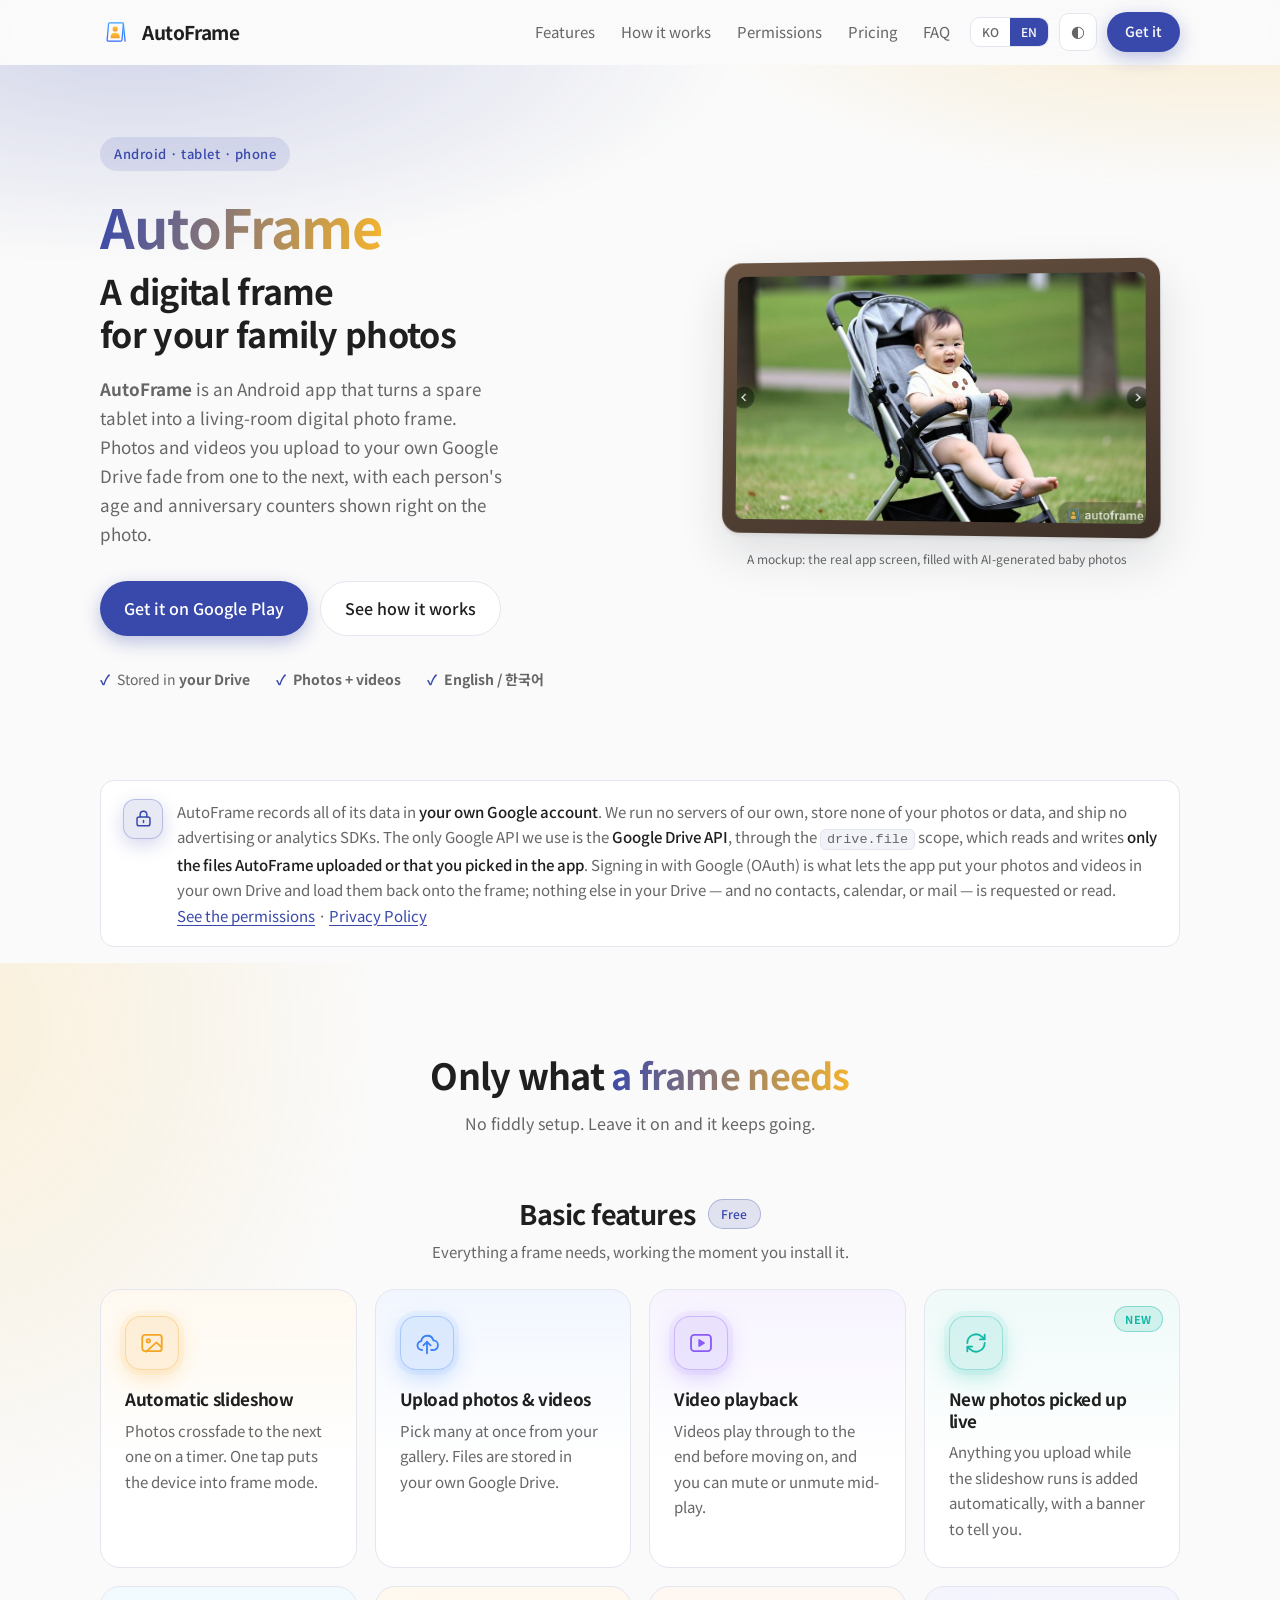
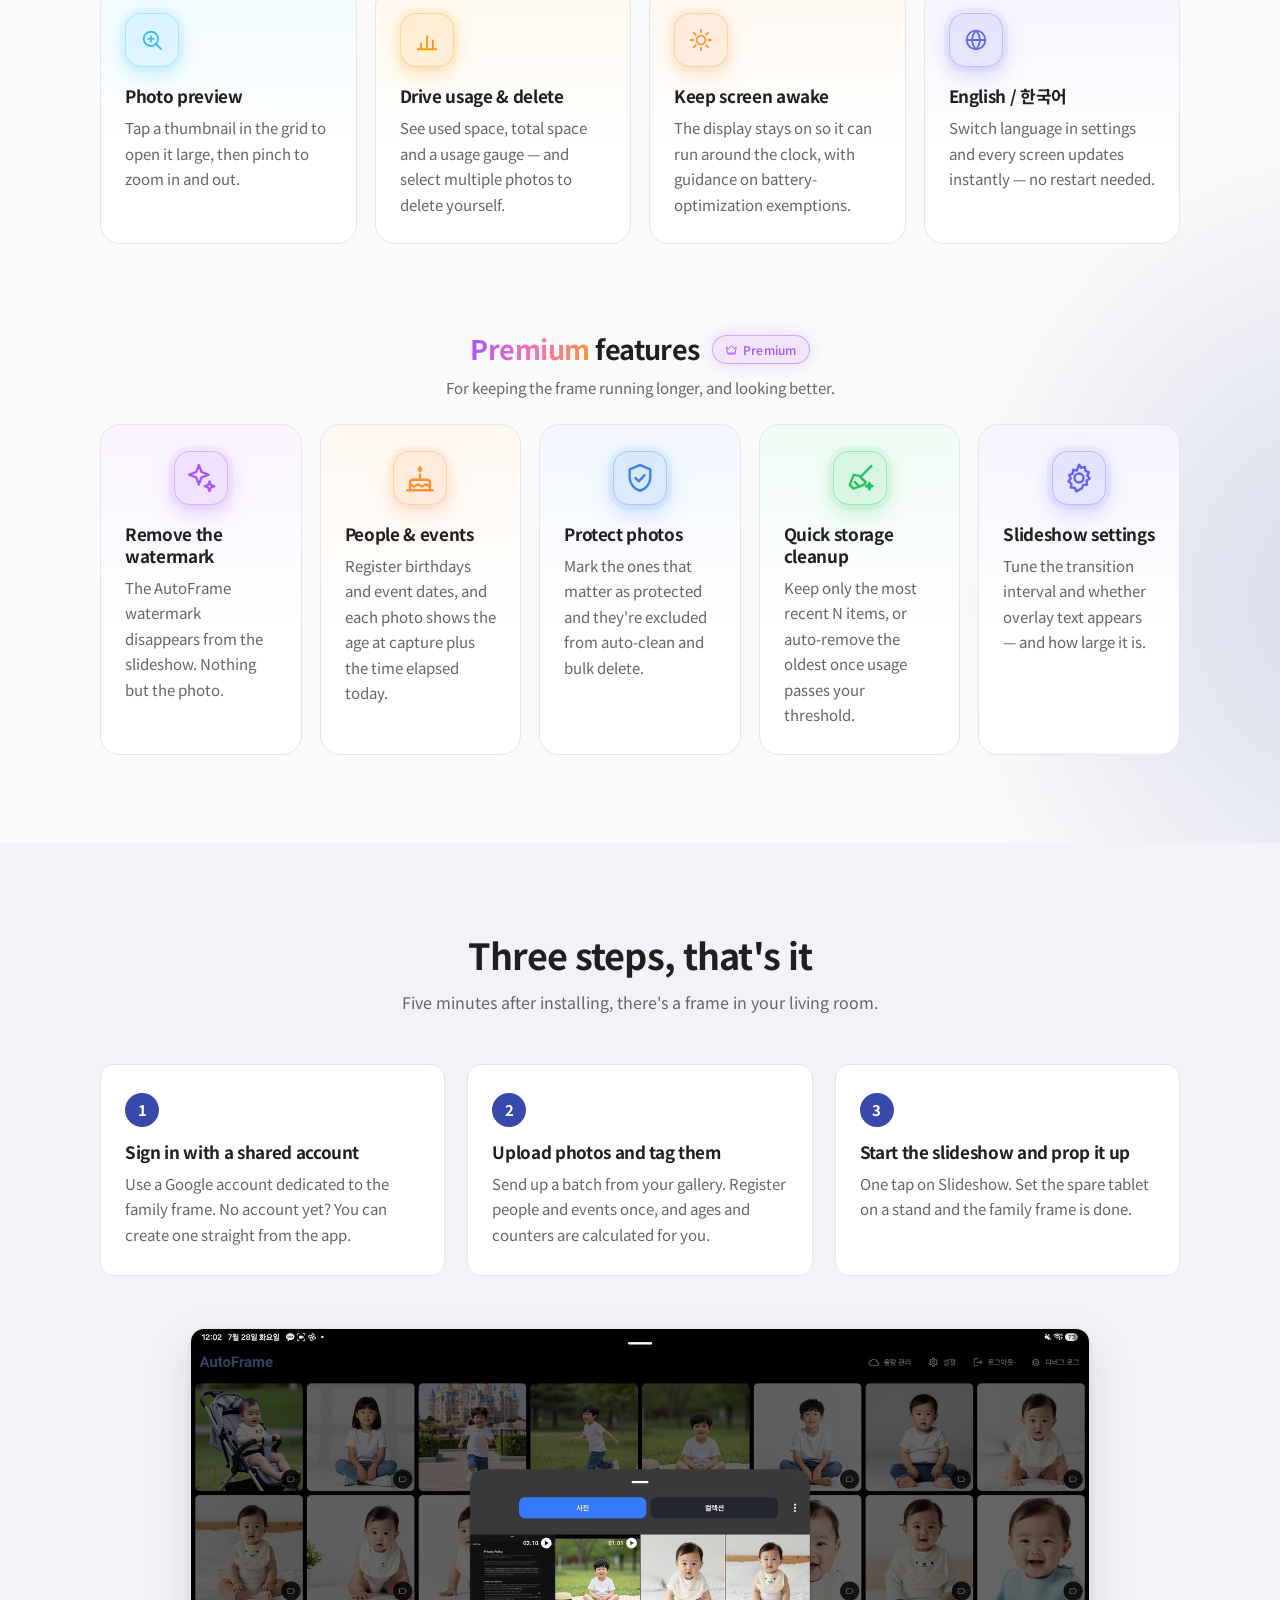
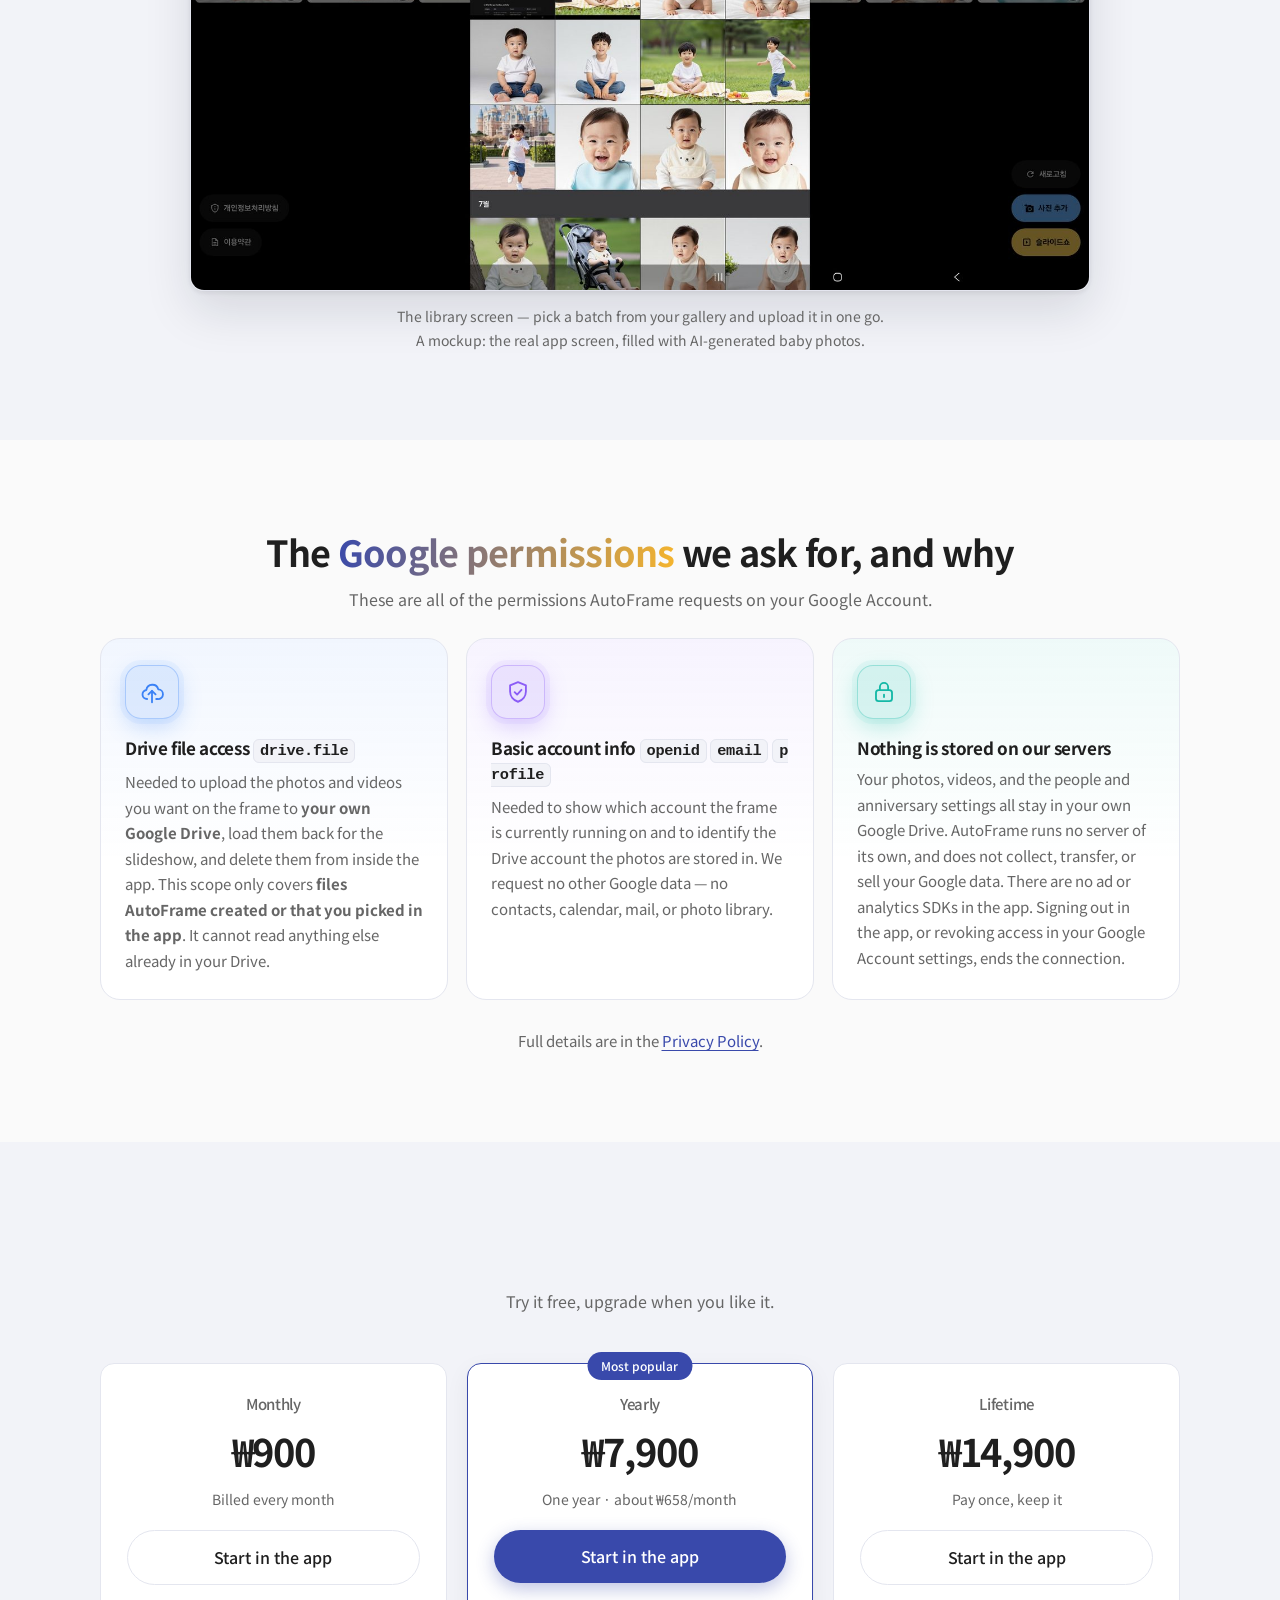
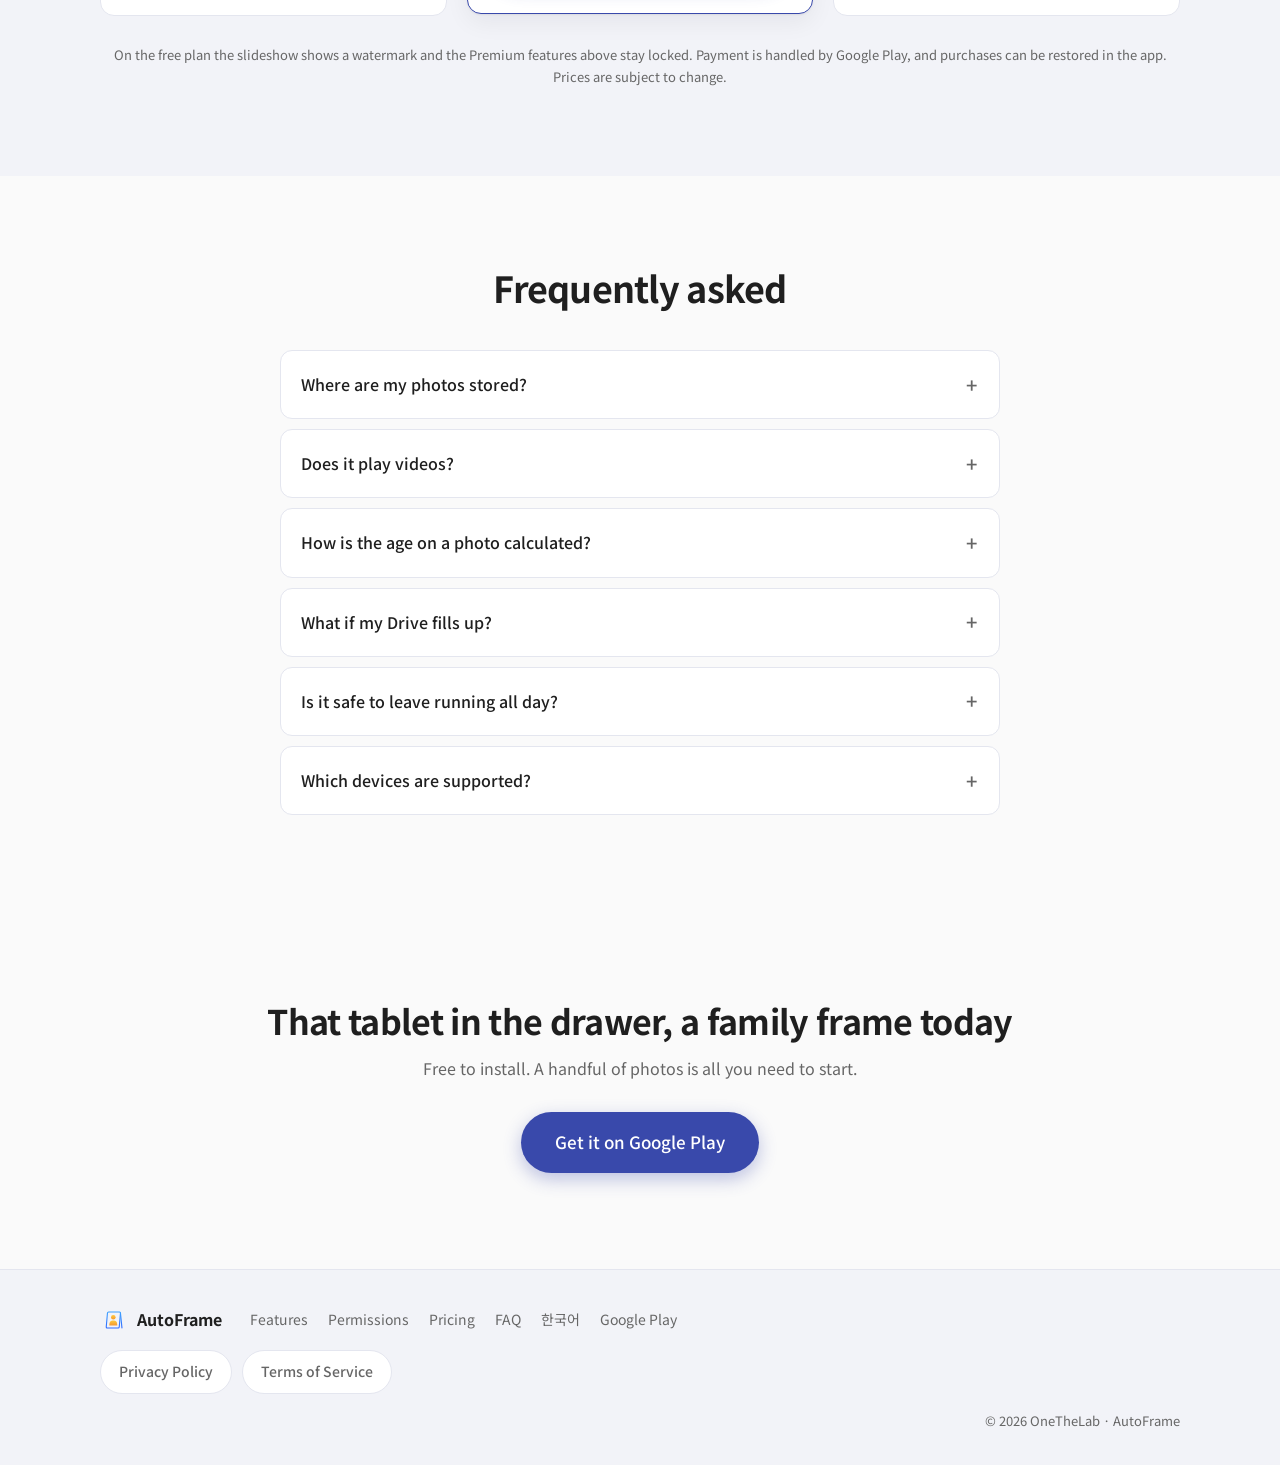
<file: index.html>
<!DOCTYPE html>
<html lang="en">
<head>
<meta charset="UTF-8">
<meta name="viewport" content="width=device-width, initial-scale=1">
<title>AutoFrame</title>
<meta name="description" content="Turn a spare tablet into a family photo frame. Photos and videos from your own Google Drive play automatically, with ages and anniversary counters right on the photo.">
<meta name="theme-color" content="#3949AB">
<link rel="icon" href="assets/mark.svg" type="image/svg+xml">
<link rel="alternate" hreflang="ko" href="ko/">
<link rel="alternate" hreflang="en" href="./">
<link rel="alternate" hreflang="x-default" href="./">
<meta property="og:title" content="AutoFrame — Family digital photo frame">
<meta property="og:description" content="Turn a spare tablet into a family photo frame. Photos play automatically, with ages shown on each photo.">
<meta property="og:type" content="website">
<meta property="og:image" content="assets/feature.png">
<link rel="preconnect" href="https://fonts.googleapis.com">
<link rel="preconnect" href="https://fonts.gstatic.com" crossorigin>
<link href="https://fonts.googleapis.com/css2?family=Noto+Sans+KR:wght@400;500;700&display=swap" rel="stylesheet">
<link rel="stylesheet" href="css/style.css">
<script>document.documentElement.className += ' js';</script>
</head>
<body>

<svg width="0" height="0" style="position:absolute" aria-hidden="true" focusable="false">
  <symbol id="i-photo" viewBox="0 0 24 24" fill="none" stroke="currentColor" stroke-width="1.7" stroke-linecap="round" stroke-linejoin="round">
    <rect x="3" y="4.5" width="18" height="15" rx="2.5"/><circle cx="8.6" cy="10" r="1.6"/><path d="M20.6 15.8l-4.4-4.4L6.6 20"/>
  </symbol>
  <symbol id="i-upload" viewBox="0 0 24 24" fill="none" stroke="currentColor" stroke-width="1.7" stroke-linecap="round" stroke-linejoin="round">
    <path d="M7.5 18.5a4.2 4.2 0 0 1-.7-8.35A5.6 5.6 0 0 1 17.8 9.6a3.9 3.9 0 0 1-.3 8.9h-1.6"/><path d="M12 21.5V11"/><path d="M8.7 14.2L12 10.9l3.3 3.3"/>
  </symbol>
  <symbol id="i-play" viewBox="0 0 24 24" fill="none" stroke="currentColor" stroke-width="1.7" stroke-linecap="round" stroke-linejoin="round">
    <rect x="2.8" y="4.5" width="18.4" height="15" rx="3"/><path d="M10.2 9.1l4.6 2.9-4.6 2.9z" fill="currentColor" stroke-width="1.4"/>
  </symbol>
  <symbol id="i-refresh" viewBox="0 0 24 24" fill="none" stroke="currentColor" stroke-width="1.7" stroke-linecap="round" stroke-linejoin="round">
    <path d="M4 12a8 8 0 0 1 13.6-5.7l2 2"/><path d="M20 4.3v4.4h-4.4"/><path d="M20 12a8 8 0 0 1-13.6 5.7l-2-2"/><path d="M4 19.7v-4.4h4.4"/>
  </symbol>
  <symbol id="i-search" viewBox="0 0 24 24" fill="none" stroke="currentColor" stroke-width="1.7" stroke-linecap="round" stroke-linejoin="round">
    <circle cx="11" cy="11" r="6.6"/><path d="M15.8 15.8l4.6 4.6"/><path d="M8.6 11h4.8M11 8.6v4.8"/>
  </symbol>
  <symbol id="i-gauge" viewBox="0 0 24 24" fill="none" stroke="currentColor" stroke-width="1.7" stroke-linecap="round" stroke-linejoin="round">
    <path d="M3.5 20.5h17"/><path d="M6.6 20.5v-5.2"/><path d="M12 20.5V8.4"/><path d="M17.4 20.5v-8.2"/>
  </symbol>
  <symbol id="i-sun" viewBox="0 0 24 24" fill="none" stroke="currentColor" stroke-width="1.7" stroke-linecap="round" stroke-linejoin="round">
    <circle cx="12" cy="12" r="4.1"/><path d="M12 2.6v2.3M12 19.1v2.3M2.6 12h2.3M19.1 12h2.3M5.4 5.4l1.7 1.7M16.9 16.9l1.7 1.7M18.6 5.4l-1.7 1.7M7.1 16.9l-1.7 1.7"/>
  </symbol>
  <symbol id="i-globe" viewBox="0 0 24 24" fill="none" stroke="currentColor" stroke-width="1.7" stroke-linecap="round" stroke-linejoin="round">
    <circle cx="12" cy="12" r="8.6"/><path d="M3.4 12h17.2"/><path d="M12 3.4c2.3 2.4 3.5 5.4 3.5 8.6S14.3 18.2 12 20.6C9.7 18.2 8.5 15.2 8.5 12S9.7 5.8 12 3.4z"/>
  </symbol>
  <symbol id="i-sparkle" viewBox="0 0 24 24" fill="none" stroke="currentColor" stroke-width="1.6" stroke-linecap="round" stroke-linejoin="round">
    <path d="M10.5 2.8l1.9 5 5 1.9-5 1.9-1.9 5-1.9-5-5-1.9 5-1.9z"/><path d="M18 14.4l.95 2.45 2.45.95-2.45.95-.95 2.45-.95-2.45-2.45-.95 2.45-.95z"/>
  </symbol>
  <symbol id="i-cake" viewBox="0 0 24 24" fill="none" stroke="currentColor" stroke-width="1.7" stroke-linecap="round" stroke-linejoin="round">
    <path d="M3.2 20.6h17.6"/><path d="M5 20.6v-5.4a2 2 0 0 1 2-2h10a2 2 0 0 1 2 2v5.4"/><path d="M5 16.6c1.4 0 1.4 1.4 2.8 1.4s1.4-1.4 2.8-1.4 1.4 1.4 2.8 1.4 1.4-1.4 2.8-1.4 1.4 1.4 2.8 1.4"/><path d="M12 13.2V9.6"/><path d="M12 7.4c1-1 1-2 0-3-1 1-1 2 0 3z"/>
  </symbol>
  <symbol id="i-shield" viewBox="0 0 24 24" fill="none" stroke="currentColor" stroke-width="1.7" stroke-linecap="round" stroke-linejoin="round">
    <path d="M12 2.9l7.3 3v5.7c0 4.3-3 8-7.3 9.4-4.3-1.4-7.3-5.1-7.3-9.4V5.9z"/><path d="M8.9 12.1l2.3 2.3 4-4.4"/>
  </symbol>
  <symbol id="i-broom" viewBox="0 0 24 24" fill="none" stroke="currentColor" stroke-width="1.7" stroke-linecap="round" stroke-linejoin="round">
    <path d="M20 3.6l-7.7 7.7"/><path d="M11.5 10.5l4.6 4.6-1.6 1.7-7.1 2.7-2.6-2.6 2.7-7.1z"/><path d="M8.3 14.8l3.4 3.4"/><path d="M18.6 15.4l.62 1.68 1.68.62-1.68.62-.62 1.68-.62-1.68-1.68-.62 1.68-.62z"/>
  </symbol>
  <symbol id="i-gear" viewBox="0 0 24 24" fill="none" stroke="currentColor" stroke-width="1.7" stroke-linecap="round" stroke-linejoin="round">
    <circle cx="12" cy="12" r="3.2"/>
    <path d="M12 2.6l1.5 2.2 2.6-.6.4 2.7 2.5 1-1.2 2.4 1.7 2.1-2.2 1.6.4 2.7-2.7.2-1.1 2.5L12 20.4l-1.9 1-1.1-2.5-2.7-.2.4-2.7-2.2-1.6 1.7-2.1L5 9.9l2.5-1 .4-2.7 2.6.6z"/>
  </symbol>
  <symbol id="i-crown" viewBox="0 0 24 24" fill="none" stroke="currentColor" stroke-width="1.7" stroke-linecap="round" stroke-linejoin="round">
    <path d="M3.4 7.6l3.2 3.1 5.4-6 5.4 6 3.2-3.1-1.8 11H5.2z"/><path d="M5.2 20.4h13.6"/>
  </symbol>
  <symbol id="i-lock" viewBox="0 0 24 24" fill="none" stroke="currentColor" stroke-width="1.7" stroke-linecap="round" stroke-linejoin="round">
    <rect x="4.6" y="10.2" width="14.8" height="10.2" rx="2.4"/><path d="M8.2 10.2V7.4a3.8 3.8 0 0 1 7.6 0v2.8"/><path d="M12 14.4v2.2"/>
  </symbol>
</svg>

<a class="skip" href="#features">Skip to content</a>

<header class="nav" id="nav">
  <div class="wrap nav-inner">
    <a class="brand" href="#top">
      <img src="assets/mark.svg" alt="" width="32" height="32">
      <span>AutoFrame</span>
    </a>
    <nav class="nav-links">
      <a href="#features">Features</a>
      <a href="#how">How it works</a>
      <a href="#data">Permissions</a>
      <a href="#pricing">Pricing</a>
      <a href="#faq">FAQ</a>
    </nav>
    <div class="nav-actions">
      <div class="lang" role="group" aria-label="Language">
        <a href="ko/" hreflang="ko" data-lang-switch="ko">KO</a>
        <a class="is-on" href="./" aria-current="page" hreflang="en">EN</a>
      </div>
      <button class="theme-toggle" id="themeToggle" type="button" aria-label="Toggle theme">
        <span class="theme-icon" aria-hidden="true">◐</span>
      </button>
      <a class="btn btn-primary btn-sm" href="https://play.google.com/store/apps/details?id=com.onethelab.autoframe" target="_blank" rel="noopener">Get it</a>
    </div>
  </div>
</header>

<main id="top">

  <!-- HERO -->
  <section class="hero">
    <div class="wrap hero-inner">
      <div class="hero-copy reveal">
        <p class="eyebrow">Android · tablet · phone</p>
        <h1><span class="grad">AutoFrame</span></h1>
        <p class="hero-tagline">A digital frame<br>for your family photos</p>
        <p class="lead">
          <strong>AutoFrame</strong> is an Android app that turns a spare tablet into a living-room digital photo frame.
          Photos and videos you upload to your own Google Drive fade from one to the next,
          with each person's age and anniversary counters shown right on the photo.
        </p>
        <div class="cta-row">
          <a class="btn btn-primary" href="https://play.google.com/store/apps/details?id=com.onethelab.autoframe" target="_blank" rel="noopener">Get it on Google Play</a>
          <a class="btn btn-ghost" href="#how">See how it works</a>
        </div>
        <ul class="hero-facts">
          <li>Stored in <strong>your Drive</strong></li>
          <li><strong>Photos + videos</strong></li>
          <li><strong>English / 한국어</strong></li>
        </ul>
      </div>

      <div class="hero-visual reveal">
        <div class="frame" id="frame">
          <div class="frame-screen">
            <img class="shot-img"
                 src="assets/screens/slideshow-1600.jpg"
                 srcset="assets/screens/slideshow-800.jpg 800w, assets/screens/slideshow-1600.jpg 1600w"
                 sizes="(max-width: 900px) 100vw, 440px"
                 width="1600" height="916"
                 alt="The AutoFrame slideshow running full screen on a tablet, showing a baby sitting in a stroller">
          </div>
        </div>
        <p class="frame-caption">A mockup: the real app screen, filled with AI-generated baby photos</p>
      </div>
    </div>
  </section>

  <!-- TRUST -->
  <section class="trust">
    <div class="wrap">
      <div class="trust-inner reveal">
        <span class="trust-ico" aria-hidden="true"><svg class="ic"><use href="#i-lock"/></svg></span>
        <p>
          AutoFrame records all of its data in <strong>your own Google account</strong>.
          We run no servers of our own, store none of your photos or data, and ship no advertising or analytics SDKs.
          The only Google API we use is the <strong>Google Drive API</strong>, through the <code>drive.file</code> scope, which reads and writes
          <strong>only the files AutoFrame uploaded or that you picked in the app</strong>.
          Signing in with Google (OAuth) is what lets the app put your photos and videos in your own Drive and load them back onto the frame;
          nothing else in your Drive — and no contacts, calendar, or mail — is requested or read.
          <a href="#data">See the permissions</a> · <a href="privacy.html">Privacy Policy</a>
        </p>
      </div>
    </div>
  </section>

  <!-- FEATURES -->
  <section id="features" class="section section-aurora">
    <div class="wrap">
      <h2 class="reveal">Only what <span class="grad">a frame needs</span></h2>
      <p class="section-lead reveal">No fiddly setup. Leave it on and it keeps going.</p>

      <!-- basic -->
      <div class="sub-head reveal">
        <h3 class="sub-title">Basic features</h3>
        <span class="chip chip-free">Free</span>
        <p class="sub-desc">Everything a frame needs, working the moment you install it.</p>
      </div>

      <div class="grid">
        <article class="card reveal" style="--c:#F5A524">
          <span class="ico"><svg class="ic"><use href="#i-photo"/></svg></span>
          <h4>Automatic slideshow</h4>
          <p>Photos crossfade to the next one on a timer. One tap puts the device into frame mode.</p>
        </article>
        <article class="card reveal" style="--c:#3B82F6">
          <span class="ico"><svg class="ic"><use href="#i-upload"/></svg></span>
          <h4>Upload photos &amp; videos</h4>
          <p>Pick many at once from your gallery. Files are stored in your own Google Drive.</p>
        </article>
        <article class="card reveal" style="--c:#8B5CF6">
          <span class="ico"><svg class="ic"><use href="#i-play"/></svg></span>
          <h4>Video playback</h4>
          <p>Videos play through to the end before moving on, and you can mute or unmute mid-play.</p>
        </article>
        <article class="card reveal" style="--c:#14B8A6">
          <span class="flag">NEW</span>
          <span class="ico"><svg class="ic"><use href="#i-refresh"/></svg></span>
          <h4>New photos picked up live</h4>
          <p>Anything you upload while the slideshow runs is added automatically, with a banner to tell you.</p>
        </article>
        <article class="card reveal" style="--c:#38BDF8">
          <span class="ico"><svg class="ic"><use href="#i-search"/></svg></span>
          <h4>Photo preview</h4>
          <p>Tap a thumbnail in the grid to open it large, then pinch to zoom in and out.</p>
        </article>
        <article class="card reveal" style="--c:#F59E0B">
          <span class="ico"><svg class="ic"><use href="#i-gauge"/></svg></span>
          <h4>Drive usage &amp; delete</h4>
          <p>See used space, total space and a usage gauge — and select multiple photos to delete yourself.</p>
        </article>
        <article class="card reveal" style="--c:#FB923C">
          <span class="ico"><svg class="ic"><use href="#i-sun"/></svg></span>
          <h4>Keep screen awake</h4>
          <p>The display stays on so it can run around the clock, with guidance on battery-optimization exemptions.</p>
        </article>
        <article class="card reveal" style="--c:#6366F1">
          <span class="ico"><svg class="ic"><use href="#i-globe"/></svg></span>
          <h4>English / 한국어</h4>
          <p>Switch language in settings and every screen updates instantly — no restart needed.</p>
        </article>
      </div>

      <!-- premium -->
      <div class="sub-head sub-head-premium reveal">
        <h3 class="sub-title"><span class="grad-premium">Premium</span> features</h3>
        <span class="chip chip-premium"><svg class="ic"><use href="#i-crown"/></svg>Premium</span>
        <p class="sub-desc">For keeping the frame running longer, and looking better.</p>
      </div>

      <div class="grid grid-premium">
        <article class="card card-premium reveal" style="--c:#A855F7">
          <span class="ico"><svg class="ic"><use href="#i-sparkle"/></svg></span>
          <h4>Remove the watermark</h4>
          <p>The AutoFrame watermark disappears from the slideshow. Nothing but the photo.</p>
        </article>
        <article class="card card-premium reveal" style="--c:#FB923C">
          <span class="ico"><svg class="ic"><use href="#i-cake"/></svg></span>
          <h4>People &amp; events</h4>
          <p>Register birthdays and event dates, and each photo shows the age at capture plus the time elapsed today.</p>
        </article>
        <article class="card card-premium reveal" style="--c:#3B82F6">
          <span class="ico"><svg class="ic"><use href="#i-shield"/></svg></span>
          <h4>Protect photos</h4>
          <p>Mark the ones that matter as protected and they're excluded from auto-clean and bulk delete.</p>
        </article>
        <article class="card card-premium reveal" style="--c:#22C55E">
          <span class="ico"><svg class="ic"><use href="#i-broom"/></svg></span>
          <h4>Quick storage cleanup</h4>
          <p>Keep only the most recent N items, or auto-remove the oldest once usage passes your threshold.</p>
        </article>
        <article class="card card-premium reveal" style="--c:#6366F1">
          <span class="ico"><svg class="ic"><use href="#i-gear"/></svg></span>
          <h4>Slideshow settings</h4>
          <p>Tune the transition interval and whether overlay text appears — and how large it is.</p>
        </article>
      </div>
    </div>
  </section>

  <!-- HOW -->
  <section id="how" class="section section-alt">
    <div class="wrap">
      <h2 class="reveal">Three steps, that's it</h2>
      <p class="section-lead reveal">Five minutes after installing, there's a frame in your living room.</p>

      <ol class="steps">
        <li class="step reveal">
          <span class="step-no">1</span>
          <h3>Sign in with a shared account</h3>
          <p>Use a Google account dedicated to the family frame. No account yet? You can create one straight from the app.</p>
        </li>
        <li class="step reveal">
          <span class="step-no">2</span>
          <h3>Upload photos and tag them</h3>
          <p>Send up a batch from your gallery. Register people and events once, and ages and counters are calculated for you.</p>
        </li>
        <li class="step reveal">
          <span class="step-no">3</span>
          <h3>Start the slideshow and prop it up</h3>
          <p>One tap on Slideshow. Set the spare tablet on a stand and the family frame is done.</p>
        </li>
      </ol>

      <figure class="shot reveal">
        <img class="shot-img"
             src="assets/screens/library-1600.jpg"
             srcset="assets/screens/library-800.jpg 800w, assets/screens/library-1600.jpg 1600w"
             sizes="(max-width: 900px) 100vw, 900px"
             width="1600" height="999" loading="lazy" decoding="async"
             alt="The AutoFrame library screen: family photos in a grid with the gallery picker open on top">
        <figcaption>The library screen — pick a batch from your gallery and upload it in one go.<br>A mockup: the real app screen, filled with AI-generated baby photos.</figcaption>
      </figure>
    </div>
  </section>

  <!-- DATA -->
  <section id="data" class="section">
    <div class="wrap">
      <h2 class="reveal">The <span class="grad">Google permissions</span> we ask for, and why</h2>
      <p class="section-lead reveal">These are all of the permissions AutoFrame requests on your Google Account.</p>

      <div class="grid">
        <article class="card reveal" style="--c:#3B82F6">
          <span class="ico"><svg class="ic"><use href="#i-upload"/></svg></span>
          <h4>Drive file access <code>drive.file</code></h4>
          <p>
            Needed to upload the photos and videos you want on the frame to <strong>your own Google Drive</strong>, load them back for the slideshow, and delete them from inside the app.
            This scope only covers <strong>files AutoFrame created or that you picked in the app</strong>. It cannot read anything else already in your Drive.
          </p>
        </article>
        <article class="card reveal" style="--c:#8B5CF6">
          <span class="ico"><svg class="ic"><use href="#i-shield"/></svg></span>
          <h4>Basic account info <code>openid</code> <code>email</code> <code>profile</code></h4>
          <p>
            Needed to show which account the frame is currently running on and to identify the Drive account the photos are stored in.
            We request no other Google data — no contacts, calendar, mail, or photo library.
          </p>
        </article>
        <article class="card reveal" style="--c:#14B8A6">
          <span class="ico"><svg class="ic"><use href="#i-lock"/></svg></span>
          <h4>Nothing is stored on our servers</h4>
          <p>
            Your photos, videos, and the people and anniversary settings all stay in your own Google Drive.
            AutoFrame runs no server of its own, and does not collect, transfer, or sell your Google data. There are no ad or analytics SDKs in the app.
            Signing out in the app, or revoking access in your Google Account settings, ends the connection.
          </p>
        </article>
      </div>

      <p class="section-note reveal">Full details are in the <a href="privacy.html">Privacy Policy</a>.</p>
    </div>
  </section>

  <!-- PRICING -->
  <section id="pricing" class="section section-alt">
    <div class="wrap">
      <h2 class="reveal">Pricing</h2>
      <p class="section-lead reveal">Try it free, upgrade when you like it.</p>

      <div class="price-grid">
        <article class="price reveal">
          <h3>Monthly</h3>
          <p class="amount">₩900</p>
          <p class="per">Billed every month</p>
          <a class="btn btn-ghost btn-block" href="https://play.google.com/store/apps/details?id=com.onethelab.autoframe" target="_blank" rel="noopener">Start in the app</a>
        </article>

        <article class="price is-best reveal">
          <span class="badge">Most popular</span>
          <h3>Yearly</h3>
          <p class="amount">₩7,900</p>
          <p class="per">One year · about ₩658/month</p>
          <a class="btn btn-primary btn-block" href="https://play.google.com/store/apps/details?id=com.onethelab.autoframe" target="_blank" rel="noopener">Start in the app</a>
        </article>

        <article class="price reveal">
          <h3>Lifetime</h3>
          <p class="amount">₩14,900</p>
          <p class="per">Pay once, keep it</p>
          <a class="btn btn-ghost btn-block" href="https://play.google.com/store/apps/details?id=com.onethelab.autoframe" target="_blank" rel="noopener">Start in the app</a>
        </article>
      </div>

      <p class="price-note reveal">
        On the free plan the slideshow shows a watermark and the Premium features above stay locked.
        Payment is handled by Google Play, and purchases can be restored in the app. Prices are subject to change.
      </p>
    </div>
  </section>

  <!-- FAQ -->
  <section id="faq" class="section">
    <div class="wrap wrap-narrow">
      <h2 class="reveal">Frequently asked</h2>

      <div class="faq" id="faq-list">
        <details class="reveal">
          <summary>Where are my photos stored?</summary>
          <p>In your own Google Drive. AutoFrame is a frame that <em>shows</em> photos — it is not a backup service and does not take responsibility for storing them. Keep your originals elsewhere.</p>
        </details>
        <details class="reveal">
          <summary>Does it play videos?</summary>
          <p>Yes. In the slideshow a video plays to the end before the next item, and you can toggle mute while it plays.</p>
        </details>
        <details class="reveal">
          <summary>How is the age on a photo calculated?</summary>
          <p>It compares the person's date of birth with the photo's capture date to show the <strong>age at capture</strong>, alongside their <strong>age today</strong>. Events work the same way for elapsed time. People and events are a Premium feature.</p>
        </details>
        <details class="reveal">
          <summary>What if my Drive fills up?</summary>
          <p>The usage gauge shows where you stand, and you can select and delete photos yourself. Keeping only the most recent N and threshold-based auto-clean are Premium features. Deletion is permanent and cannot be undone.</p>
        </details>
        <details class="reveal">
          <summary>Is it safe to leave running all day?</summary>
          <p>There's a keep-screen-awake option, and the app explains how to exempt itself from battery optimization for long runs. Keeping it plugged in is recommended.</p>
        </details>
        <details class="reveal">
          <summary>Which devices are supported?</summary>
          <p>Android phones, tablets and foldables. The grid adds columns automatically as the window gets wider.</p>
        </details>
      </div>
    </div>
  </section>

  <!-- CTA -->
  <section class="cta">
    <div class="wrap cta-inner reveal">
      <h2>That tablet in the drawer, a family frame today</h2>
      <p>Free to install. A handful of photos is all you need to start.</p>
      <a class="btn btn-primary btn-lg" href="https://play.google.com/store/apps/details?id=com.onethelab.autoframe" target="_blank" rel="noopener">Get it on Google Play</a>
    </div>
  </section>

</main>

<footer class="footer">
  <div class="wrap footer-inner">
    <div class="footer-brand">
      <img src="assets/mark.svg" alt="" width="28" height="28">
      <span>AutoFrame</span>
    </div>
    <nav class="footer-links">
      <a href="#features">Features</a>
      <a href="#data">Permissions</a>
      <a href="#pricing">Pricing</a>
      <a href="#faq">FAQ</a>
      <a href="ko/" hreflang="ko">한국어</a>
      <a href="https://play.google.com/store/apps/details?id=com.onethelab.autoframe" target="_blank" rel="noopener">Google Play</a>
    </nav>
    <div class="legal-links">
      <a class="btn btn-outline" href="privacy.html">Privacy Policy</a>
      <a class="btn btn-outline" href="terms.html">Terms of Service</a>
    </div>
    <p class="copy">© <span id="year">2026</span> OneTheLab · AutoFrame</p>
  </div>
</footer>

<script src="js/main.js"></script>
</body>
</html>
</file>
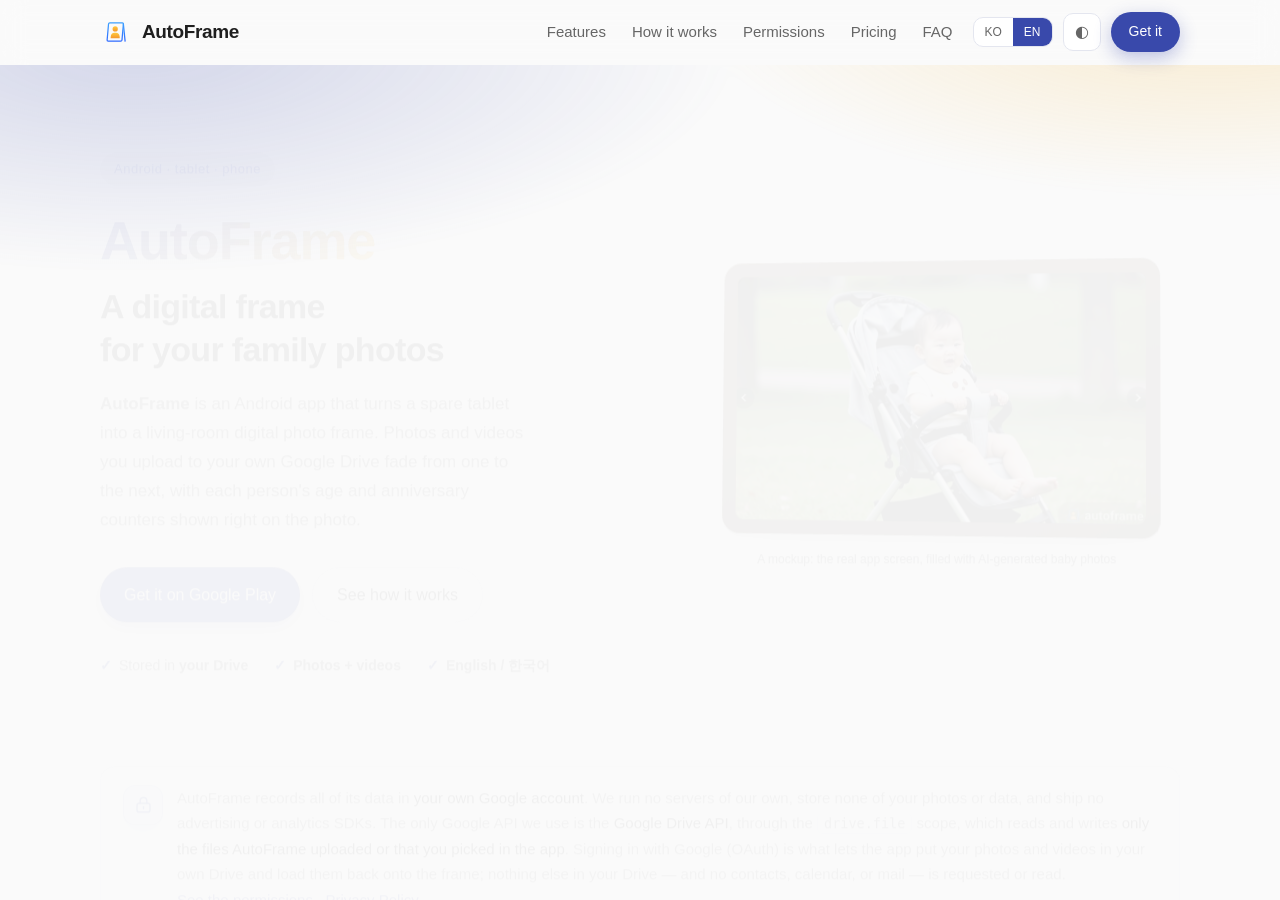
<file: en/index.html>
<!DOCTYPE html>
<html lang="en">
<head>
<meta charset="UTF-8">
<meta name="robots" content="noindex">
<title>AutoFrame — moved</title>
<link rel="canonical" href="https://autoframe.onethelab.com/">
<meta http-equiv="refresh" content="0; url=../">
</head>
<body>
<p>The English page moved to <a href="../">autoframe.onethelab.com</a>.</p>
</body>
</html>
</file>
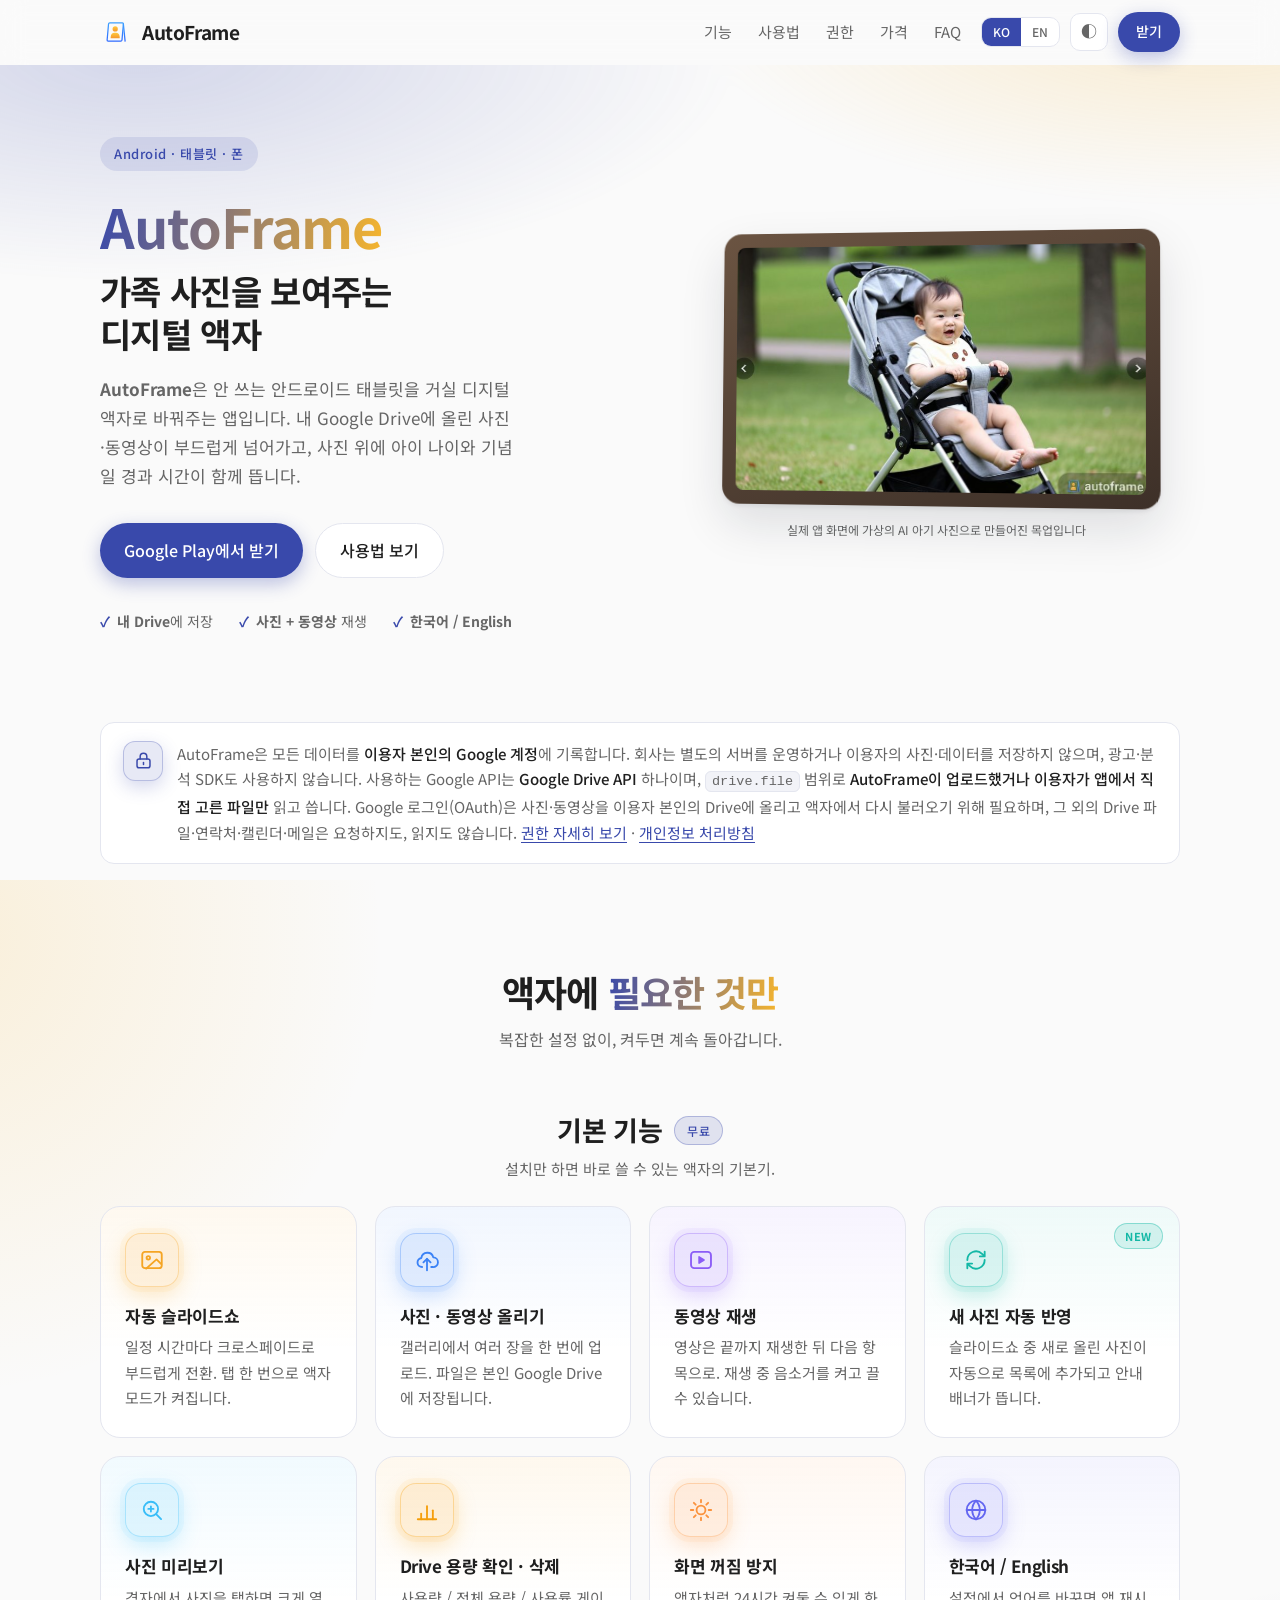
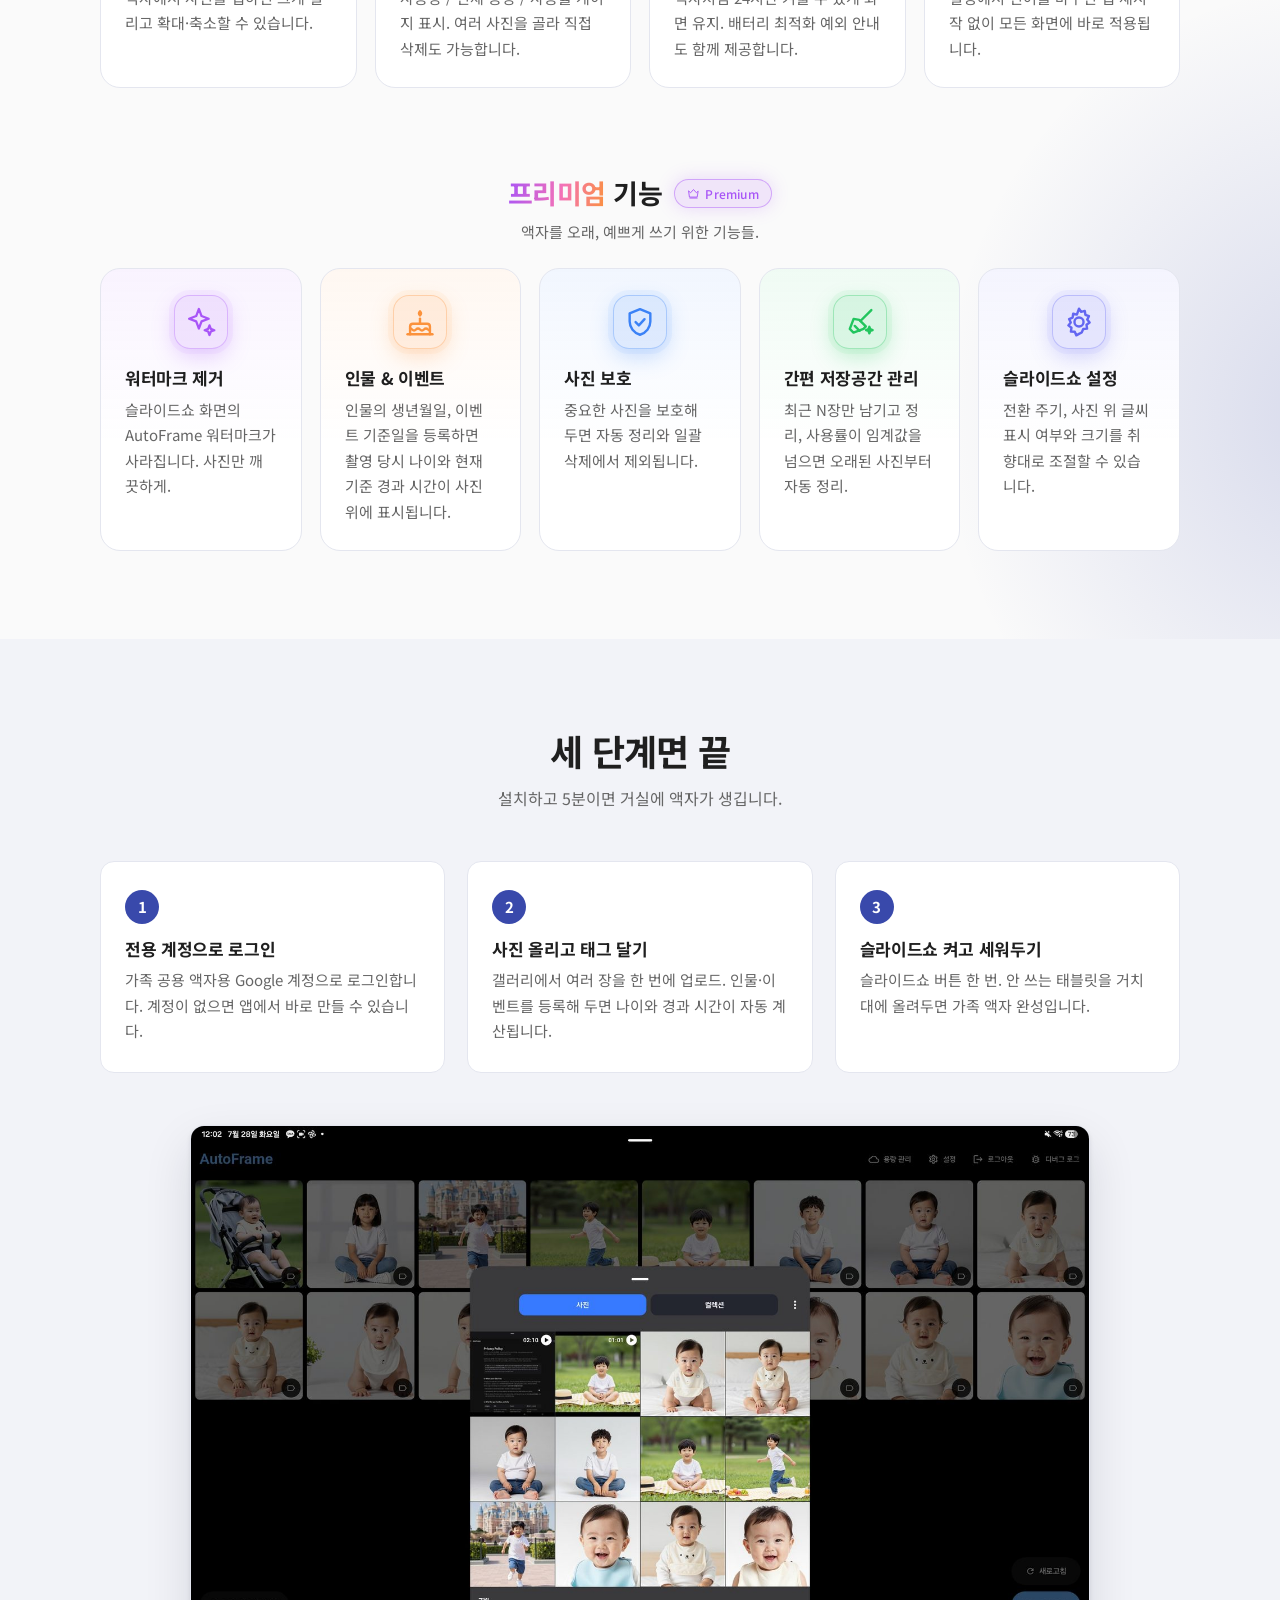
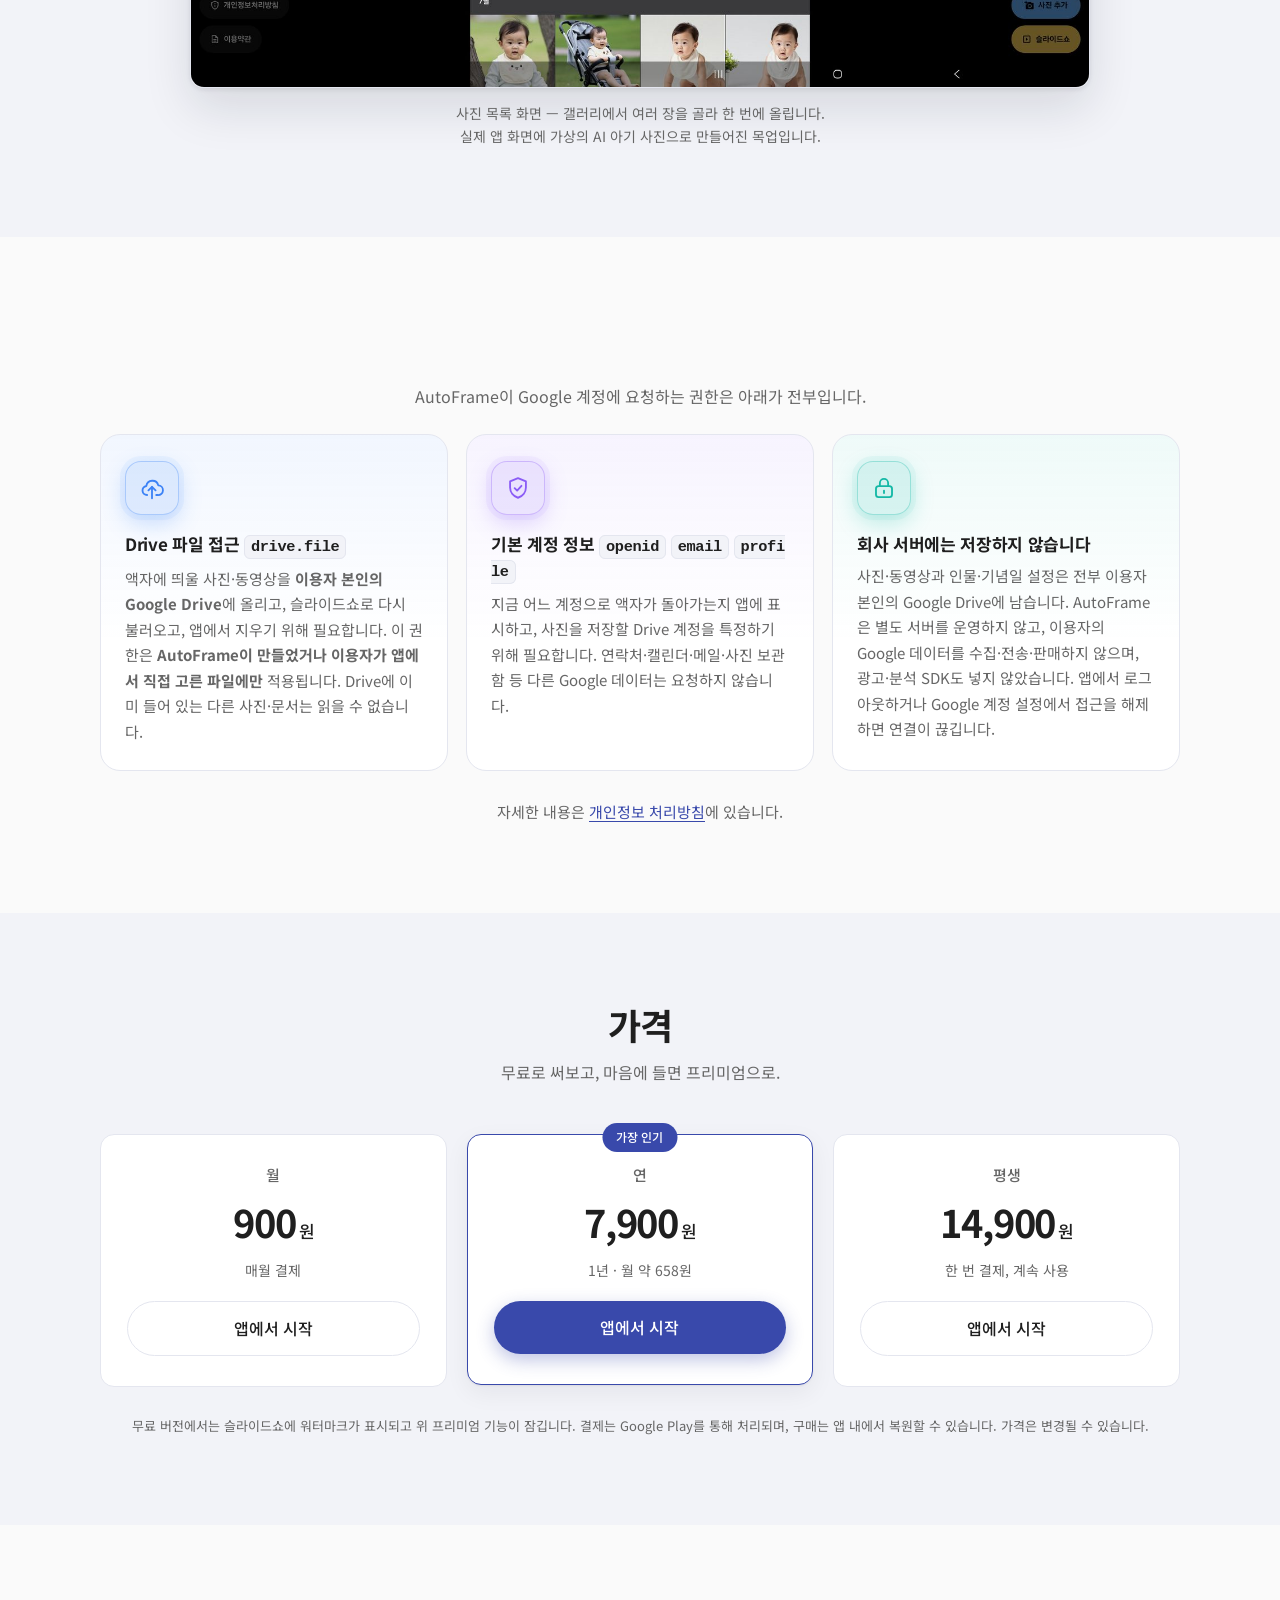
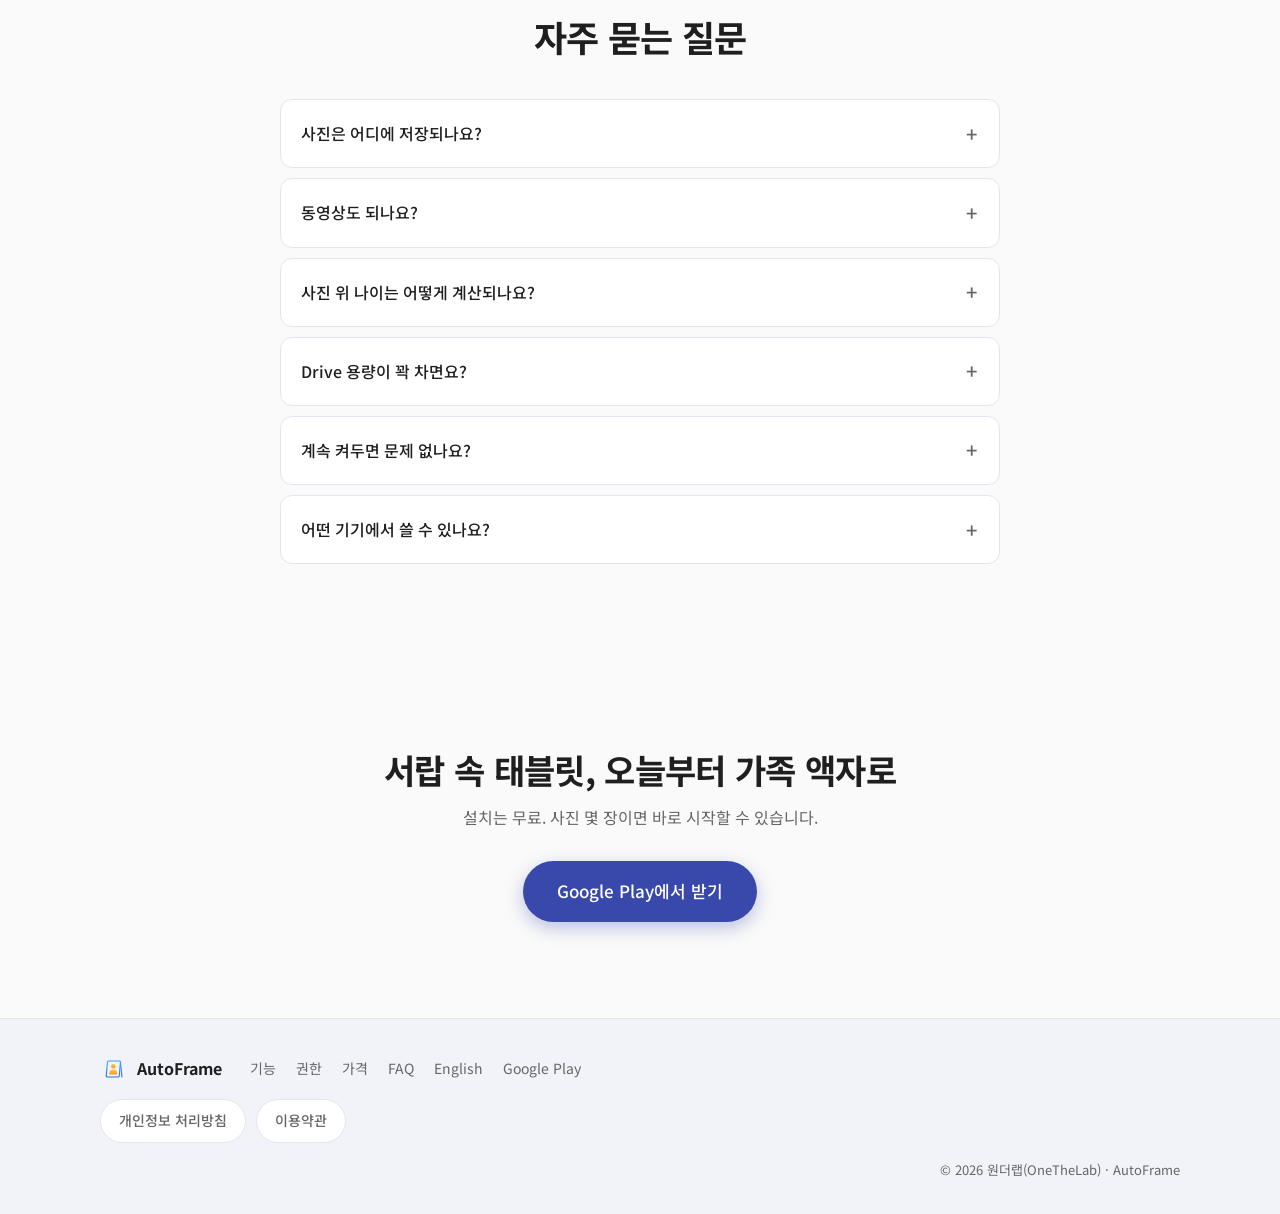
<file: ko/index.html>
<!DOCTYPE html>
<html lang="ko">
<head>
<meta charset="UTF-8">
<meta name="viewport" content="width=device-width, initial-scale=1">
<title>AutoFrame</title>
<meta name="description" content="안 쓰는 태블릿을 가족 액자로. 내 Google Drive의 사진·동영상이 자동으로 넘어가고, 아이 나이와 기념일 경과 시간이 함께 표시됩니다.">
<meta name="theme-color" content="#3949AB">
<link rel="icon" href="../assets/mark.svg" type="image/svg+xml">
<link rel="alternate" hreflang="ko" href="./">
<link rel="alternate" hreflang="en" href="../">
<link rel="alternate" hreflang="x-default" href="../">
<meta property="og:title" content="AutoFrame — 가족 사진 디지털 액자">
<meta property="og:description" content="안 쓰는 태블릿을 가족 액자로. 사진이 자동으로 넘어가고 아이 나이가 함께 표시됩니다.">
<meta property="og:type" content="website">
<meta property="og:image" content="../assets/feature.png">
<link rel="preconnect" href="https://fonts.googleapis.com">
<link rel="preconnect" href="https://fonts.gstatic.com" crossorigin>
<link href="https://fonts.googleapis.com/css2?family=Noto+Sans+KR:wght@400;500;700&display=swap" rel="stylesheet">
<link rel="stylesheet" href="../css/style.css">
<script>document.documentElement.className += ' js';</script>
</head>
<body>

<svg width="0" height="0" style="position:absolute" aria-hidden="true" focusable="false">
  <symbol id="i-photo" viewBox="0 0 24 24" fill="none" stroke="currentColor" stroke-width="1.7" stroke-linecap="round" stroke-linejoin="round">
    <rect x="3" y="4.5" width="18" height="15" rx="2.5"/><circle cx="8.6" cy="10" r="1.6"/><path d="M20.6 15.8l-4.4-4.4L6.6 20"/>
  </symbol>
  <symbol id="i-upload" viewBox="0 0 24 24" fill="none" stroke="currentColor" stroke-width="1.7" stroke-linecap="round" stroke-linejoin="round">
    <path d="M7.5 18.5a4.2 4.2 0 0 1-.7-8.35A5.6 5.6 0 0 1 17.8 9.6a3.9 3.9 0 0 1-.3 8.9h-1.6"/><path d="M12 21.5V11"/><path d="M8.7 14.2L12 10.9l3.3 3.3"/>
  </symbol>
  <symbol id="i-play" viewBox="0 0 24 24" fill="none" stroke="currentColor" stroke-width="1.7" stroke-linecap="round" stroke-linejoin="round">
    <rect x="2.8" y="4.5" width="18.4" height="15" rx="3"/><path d="M10.2 9.1l4.6 2.9-4.6 2.9z" fill="currentColor" stroke-width="1.4"/>
  </symbol>
  <symbol id="i-refresh" viewBox="0 0 24 24" fill="none" stroke="currentColor" stroke-width="1.7" stroke-linecap="round" stroke-linejoin="round">
    <path d="M4 12a8 8 0 0 1 13.6-5.7l2 2"/><path d="M20 4.3v4.4h-4.4"/><path d="M20 12a8 8 0 0 1-13.6 5.7l-2-2"/><path d="M4 19.7v-4.4h4.4"/>
  </symbol>
  <symbol id="i-search" viewBox="0 0 24 24" fill="none" stroke="currentColor" stroke-width="1.7" stroke-linecap="round" stroke-linejoin="round">
    <circle cx="11" cy="11" r="6.6"/><path d="M15.8 15.8l4.6 4.6"/><path d="M8.6 11h4.8M11 8.6v4.8"/>
  </symbol>
  <symbol id="i-gauge" viewBox="0 0 24 24" fill="none" stroke="currentColor" stroke-width="1.7" stroke-linecap="round" stroke-linejoin="round">
    <path d="M3.5 20.5h17"/><path d="M6.6 20.5v-5.2"/><path d="M12 20.5V8.4"/><path d="M17.4 20.5v-8.2"/>
  </symbol>
  <symbol id="i-sun" viewBox="0 0 24 24" fill="none" stroke="currentColor" stroke-width="1.7" stroke-linecap="round" stroke-linejoin="round">
    <circle cx="12" cy="12" r="4.1"/><path d="M12 2.6v2.3M12 19.1v2.3M2.6 12h2.3M19.1 12h2.3M5.4 5.4l1.7 1.7M16.9 16.9l1.7 1.7M18.6 5.4l-1.7 1.7M7.1 16.9l-1.7 1.7"/>
  </symbol>
  <symbol id="i-globe" viewBox="0 0 24 24" fill="none" stroke="currentColor" stroke-width="1.7" stroke-linecap="round" stroke-linejoin="round">
    <circle cx="12" cy="12" r="8.6"/><path d="M3.4 12h17.2"/><path d="M12 3.4c2.3 2.4 3.5 5.4 3.5 8.6S14.3 18.2 12 20.6C9.7 18.2 8.5 15.2 8.5 12S9.7 5.8 12 3.4z"/>
  </symbol>
  <symbol id="i-sparkle" viewBox="0 0 24 24" fill="none" stroke="currentColor" stroke-width="1.6" stroke-linecap="round" stroke-linejoin="round">
    <path d="M10.5 2.8l1.9 5 5 1.9-5 1.9-1.9 5-1.9-5-5-1.9 5-1.9z"/><path d="M18 14.4l.95 2.45 2.45.95-2.45.95-.95 2.45-.95-2.45-2.45-.95 2.45-.95z"/>
  </symbol>
  <symbol id="i-cake" viewBox="0 0 24 24" fill="none" stroke="currentColor" stroke-width="1.7" stroke-linecap="round" stroke-linejoin="round">
    <path d="M3.2 20.6h17.6"/><path d="M5 20.6v-5.4a2 2 0 0 1 2-2h10a2 2 0 0 1 2 2v5.4"/><path d="M5 16.6c1.4 0 1.4 1.4 2.8 1.4s1.4-1.4 2.8-1.4 1.4 1.4 2.8 1.4 1.4-1.4 2.8-1.4 1.4 1.4 2.8 1.4"/><path d="M12 13.2V9.6"/><path d="M12 7.4c1-1 1-2 0-3-1 1-1 2 0 3z"/>
  </symbol>
  <symbol id="i-shield" viewBox="0 0 24 24" fill="none" stroke="currentColor" stroke-width="1.7" stroke-linecap="round" stroke-linejoin="round">
    <path d="M12 2.9l7.3 3v5.7c0 4.3-3 8-7.3 9.4-4.3-1.4-7.3-5.1-7.3-9.4V5.9z"/><path d="M8.9 12.1l2.3 2.3 4-4.4"/>
  </symbol>
  <symbol id="i-broom" viewBox="0 0 24 24" fill="none" stroke="currentColor" stroke-width="1.7" stroke-linecap="round" stroke-linejoin="round">
    <path d="M20 3.6l-7.7 7.7"/><path d="M11.5 10.5l4.6 4.6-1.6 1.7-7.1 2.7-2.6-2.6 2.7-7.1z"/><path d="M8.3 14.8l3.4 3.4"/><path d="M18.6 15.4l.62 1.68 1.68.62-1.68.62-.62 1.68-.62-1.68-1.68-.62 1.68-.62z"/>
  </symbol>
  <symbol id="i-gear" viewBox="0 0 24 24" fill="none" stroke="currentColor" stroke-width="1.7" stroke-linecap="round" stroke-linejoin="round">
    <circle cx="12" cy="12" r="3.2"/>
    <path d="M12 2.6l1.5 2.2 2.6-.6.4 2.7 2.5 1-1.2 2.4 1.7 2.1-2.2 1.6.4 2.7-2.7.2-1.1 2.5L12 20.4l-1.9 1-1.1-2.5-2.7-.2.4-2.7-2.2-1.6 1.7-2.1L5 9.9l2.5-1 .4-2.7 2.6.6z"/>
  </symbol>
  <symbol id="i-crown" viewBox="0 0 24 24" fill="none" stroke="currentColor" stroke-width="1.7" stroke-linecap="round" stroke-linejoin="round">
    <path d="M3.4 7.6l3.2 3.1 5.4-6 5.4 6 3.2-3.1-1.8 11H5.2z"/><path d="M5.2 20.4h13.6"/>
  </symbol>
  <symbol id="i-lock" viewBox="0 0 24 24" fill="none" stroke="currentColor" stroke-width="1.7" stroke-linecap="round" stroke-linejoin="round">
    <rect x="4.6" y="10.2" width="14.8" height="10.2" rx="2.4"/><path d="M8.2 10.2V7.4a3.8 3.8 0 0 1 7.6 0v2.8"/><path d="M12 14.4v2.2"/>
  </symbol>
</svg>

<a class="skip" href="#features">본문 바로가기</a>

<header class="nav" id="nav">
  <div class="wrap nav-inner">
    <a class="brand" href="#top">
      <img src="../assets/mark.svg" alt="" width="32" height="32">
      <span>AutoFrame</span>
    </a>
    <nav class="nav-links">
      <a href="#features">기능</a>
      <a href="#how">사용법</a>
      <a href="#data">권한</a>
      <a href="#pricing">가격</a>
      <a href="#faq">FAQ</a>
    </nav>
    <div class="nav-actions">
      <div class="lang" role="group" aria-label="언어 선택">
        <a class="is-on" href="./" aria-current="page" hreflang="ko">KO</a>
        <a href="../" hreflang="en" data-lang-switch="en">EN</a>
      </div>
      <button class="theme-toggle" id="themeToggle" type="button" aria-label="테마 전환">
        <span class="theme-icon" aria-hidden="true">◐</span>
      </button>
      <a class="btn btn-primary btn-sm" href="https://play.google.com/store/apps/details?id=com.onethelab.autoframe" target="_blank" rel="noopener">받기</a>
    </div>
  </div>
</header>

<main id="top">

  <!-- HERO -->
  <section class="hero">
    <div class="wrap hero-inner">
      <div class="hero-copy reveal">
        <p class="eyebrow">Android · 태블릿 · 폰</p>
        <h1><span class="grad">AutoFrame</span></h1>
        <p class="hero-tagline">가족 사진을 보여주는<br>디지털 액자</p>
        <p class="lead">
          <strong>AutoFrame</strong>은 안 쓰는 안드로이드 태블릿을 거실 디지털 액자로 바꿔주는 앱입니다.
          내 Google Drive에 올린 사진·동영상이 부드럽게 넘어가고,
          사진 위에 아이 나이와 기념일 경과 시간이 함께 뜹니다.
        </p>
        <div class="cta-row">
          <a class="btn btn-primary" href="https://play.google.com/store/apps/details?id=com.onethelab.autoframe" target="_blank" rel="noopener">Google Play에서 받기</a>
          <a class="btn btn-ghost" href="#how">사용법 보기</a>
        </div>
        <ul class="hero-facts">
          <li><strong>내 Drive</strong>에 저장</li>
          <li><strong>사진 + 동영상</strong> 재생</li>
          <li><strong>한국어 / English</strong></li>
        </ul>
      </div>

      <div class="hero-visual reveal">
        <div class="frame" id="frame">
          <div class="frame-screen">
            <img class="shot-img"
                 src="../assets/screens/slideshow-1600.jpg"
                 srcset="../assets/screens/slideshow-800.jpg 800w, ../assets/screens/slideshow-1600.jpg 1600w"
                 sizes="(max-width: 900px) 100vw, 440px"
                 width="1600" height="916"
                 alt="태블릿에 띄운 AutoFrame 슬라이드쇼 화면 — 유모차에 앉은 아기 사진이 전체 화면으로 표시되고 있다">
          </div>
        </div>
        <p class="frame-caption">실제 앱 화면에 가상의 AI 아기 사진으로 만들어진 목업입니다</p>
      </div>
    </div>
  </section>

  <!-- TRUST -->
  <section class="trust">
    <div class="wrap">
      <div class="trust-inner reveal">
        <span class="trust-ico" aria-hidden="true"><svg class="ic"><use href="#i-lock"/></svg></span>
        <p>
          AutoFrame은 모든 데이터를 <strong>이용자 본인의 Google 계정</strong>에 기록합니다.
          회사는 별도의 서버를 운영하거나 이용자의 사진·데이터를 저장하지 않으며, 광고·분석 SDK도 사용하지 않습니다.
          사용하는 Google API는 <strong>Google Drive API</strong> 하나이며,
          <code>drive.file</code> 범위로 <strong>AutoFrame이 업로드했거나 이용자가 앱에서 직접 고른 파일만</strong> 읽고 씁니다.
          Google 로그인(OAuth)은 사진·동영상을 이용자 본인의 Drive에 올리고 액자에서 다시 불러오기 위해 필요하며,
          그 외의 Drive 파일·연락처·캘린더·메일은 요청하지도, 읽지도 않습니다.
          <a href="#data">권한 자세히 보기</a> · <a href="privacy.html">개인정보 처리방침</a>
        </p>
      </div>
    </div>
  </section>

  <!-- FEATURES -->
  <section id="features" class="section section-aurora">
    <div class="wrap">
      <h2 class="reveal">액자에 <span class="grad">필요한 것만</span></h2>
      <p class="section-lead reveal">복잡한 설정 없이, 켜두면 계속 돌아갑니다.</p>

      <!-- 기본 -->
      <div class="sub-head reveal">
        <h3 class="sub-title">기본 기능</h3>
        <span class="chip chip-free">무료</span>
        <p class="sub-desc">설치만 하면 바로 쓸 수 있는 액자의 기본기.</p>
      </div>

      <div class="grid">
        <article class="card reveal" style="--c:#F5A524">
          <span class="ico"><svg class="ic"><use href="#i-photo"/></svg></span>
          <h4>자동 슬라이드쇼</h4>
          <p>일정 시간마다 크로스페이드로 부드럽게 전환. 탭 한 번으로 액자 모드가 켜집니다.</p>
        </article>
        <article class="card reveal" style="--c:#3B82F6">
          <span class="ico"><svg class="ic"><use href="#i-upload"/></svg></span>
          <h4>사진 · 동영상 올리기</h4>
          <p>갤러리에서 여러 장을 한 번에 업로드. 파일은 본인 Google Drive에 저장됩니다.</p>
        </article>
        <article class="card reveal" style="--c:#8B5CF6">
          <span class="ico"><svg class="ic"><use href="#i-play"/></svg></span>
          <h4>동영상 재생</h4>
          <p>영상은 끝까지 재생한 뒤 다음 항목으로. 재생 중 음소거를 켜고 끌 수 있습니다.</p>
        </article>
        <article class="card reveal" style="--c:#14B8A6">
          <span class="flag">NEW</span>
          <span class="ico"><svg class="ic"><use href="#i-refresh"/></svg></span>
          <h4>새 사진 자동 반영</h4>
          <p>슬라이드쇼 중 새로 올린 사진이 자동으로 목록에 추가되고 안내 배너가 뜹니다.</p>
        </article>
        <article class="card reveal" style="--c:#38BDF8">
          <span class="ico"><svg class="ic"><use href="#i-search"/></svg></span>
          <h4>사진 미리보기</h4>
          <p>격자에서 사진을 탭하면 크게 열리고 확대·축소할 수 있습니다.</p>
        </article>
        <article class="card reveal" style="--c:#F59E0B">
          <span class="ico"><svg class="ic"><use href="#i-gauge"/></svg></span>
          <h4>Drive 용량 확인 · 삭제</h4>
          <p>사용량 / 전체 용량 / 사용률 게이지 표시. 여러 사진을 골라 직접 삭제도 가능합니다.</p>
        </article>
        <article class="card reveal" style="--c:#FB923C">
          <span class="ico"><svg class="ic"><use href="#i-sun"/></svg></span>
          <h4>화면 꺼짐 방지</h4>
          <p>액자처럼 24시간 켜둘 수 있게 화면 유지. 배터리 최적화 예외 안내도 함께 제공합니다.</p>
        </article>
        <article class="card reveal" style="--c:#6366F1">
          <span class="ico"><svg class="ic"><use href="#i-globe"/></svg></span>
          <h4>한국어 / English</h4>
          <p>설정에서 언어를 바꾸면 앱 재시작 없이 모든 화면에 바로 적용됩니다.</p>
        </article>
      </div>

      <!-- 프리미엄 -->
      <div class="sub-head sub-head-premium reveal">
        <h3 class="sub-title"><span class="grad-premium">프리미엄</span> 기능</h3>
        <span class="chip chip-premium"><svg class="ic"><use href="#i-crown"/></svg>Premium</span>
        <p class="sub-desc">액자를 오래, 예쁘게 쓰기 위한 기능들.</p>
      </div>

      <div class="grid grid-premium">
        <article class="card card-premium reveal" style="--c:#A855F7">
          <span class="ico"><svg class="ic"><use href="#i-sparkle"/></svg></span>
          <h4>워터마크 제거</h4>
          <p>슬라이드쇼 화면의 AutoFrame 워터마크가 사라집니다. 사진만 깨끗하게.</p>
        </article>
        <article class="card card-premium reveal" style="--c:#FB923C">
          <span class="ico"><svg class="ic"><use href="#i-cake"/></svg></span>
          <h4>인물 &amp; 이벤트</h4>
          <p>인물의 생년월일, 이벤트 기준일을 등록하면 촬영 당시 나이와 현재 기준 경과 시간이 사진 위에 표시됩니다.</p>
        </article>
        <article class="card card-premium reveal" style="--c:#3B82F6">
          <span class="ico"><svg class="ic"><use href="#i-shield"/></svg></span>
          <h4>사진 보호</h4>
          <p>중요한 사진을 보호해 두면 자동 정리와 일괄 삭제에서 제외됩니다.</p>
        </article>
        <article class="card card-premium reveal" style="--c:#22C55E">
          <span class="ico"><svg class="ic"><use href="#i-broom"/></svg></span>
          <h4>간편 저장공간 관리</h4>
          <p>최근 N장만 남기고 정리, 사용률이 임계값을 넘으면 오래된 사진부터 자동 정리.</p>
        </article>
        <article class="card card-premium reveal" style="--c:#6366F1">
          <span class="ico"><svg class="ic"><use href="#i-gear"/></svg></span>
          <h4>슬라이드쇼 설정</h4>
          <p>전환 주기, 사진 위 글씨 표시 여부와 크기를 취향대로 조절할 수 있습니다.</p>
        </article>
      </div>
    </div>
  </section>

  <!-- HOW -->
  <section id="how" class="section section-alt">
    <div class="wrap">
      <h2 class="reveal">세 단계면 끝</h2>
      <p class="section-lead reveal">설치하고 5분이면 거실에 액자가 생깁니다.</p>

      <ol class="steps">
        <li class="step reveal">
          <span class="step-no">1</span>
          <h3>전용 계정으로 로그인</h3>
          <p>가족 공용 액자용 Google 계정으로 로그인합니다. 계정이 없으면 앱에서 바로 만들 수 있습니다.</p>
        </li>
        <li class="step reveal">
          <span class="step-no">2</span>
          <h3>사진 올리고 태그 달기</h3>
          <p>갤러리에서 여러 장을 한 번에 업로드. 인물·이벤트를 등록해 두면 나이와 경과 시간이 자동 계산됩니다.</p>
        </li>
        <li class="step reveal">
          <span class="step-no">3</span>
          <h3>슬라이드쇼 켜고 세워두기</h3>
          <p>슬라이드쇼 버튼 한 번. 안 쓰는 태블릿을 거치대에 올려두면 가족 액자 완성입니다.</p>
        </li>
      </ol>

      <figure class="shot reveal">
        <img class="shot-img"
             src="../assets/screens/library-1600.jpg"
             srcset="../assets/screens/library-800.jpg 800w, ../assets/screens/library-1600.jpg 1600w"
             sizes="(max-width: 900px) 100vw, 900px"
             width="1600" height="999" loading="lazy" decoding="async"
             alt="AutoFrame 사진 목록 화면. 격자로 정렬된 가족 사진 위에 갤러리 선택 창이 열려 있다">
        <figcaption>사진 목록 화면 — 갤러리에서 여러 장을 골라 한 번에 올립니다.<br>실제 앱 화면에 가상의 AI 아기 사진으로 만들어진 목업입니다.</figcaption>
      </figure>
    </div>
  </section>

  <!-- DATA -->
  <section id="data" class="section">
    <div class="wrap">
      <h2 class="reveal">요청하는 <span class="grad">Google 권한</span>과 그 이유</h2>
      <p class="section-lead reveal">AutoFrame이 Google 계정에 요청하는 권한은 아래가 전부입니다.</p>

      <div class="grid">
        <article class="card reveal" style="--c:#3B82F6">
          <span class="ico"><svg class="ic"><use href="#i-upload"/></svg></span>
          <h4>Drive 파일 접근 <code>drive.file</code></h4>
          <p>
            액자에 띄울 사진·동영상을 <strong>이용자 본인의 Google Drive</strong>에 올리고, 슬라이드쇼로 다시 불러오고, 앱에서 지우기 위해 필요합니다.
            이 권한은 <strong>AutoFrame이 만들었거나 이용자가 앱에서 직접 고른 파일에만</strong> 적용됩니다. Drive에 이미 들어 있는 다른 사진·문서는 읽을 수 없습니다.
          </p>
        </article>
        <article class="card reveal" style="--c:#8B5CF6">
          <span class="ico"><svg class="ic"><use href="#i-shield"/></svg></span>
          <h4>기본 계정 정보 <code>openid</code> <code>email</code> <code>profile</code></h4>
          <p>
            지금 어느 계정으로 액자가 돌아가는지 앱에 표시하고, 사진을 저장할 Drive 계정을 특정하기 위해 필요합니다.
            연락처·캘린더·메일·사진 보관함 등 다른 Google 데이터는 요청하지 않습니다.
          </p>
        </article>
        <article class="card reveal" style="--c:#14B8A6">
          <span class="ico"><svg class="ic"><use href="#i-lock"/></svg></span>
          <h4>회사 서버에는 저장하지 않습니다</h4>
          <p>
            사진·동영상과 인물·기념일 설정은 전부 이용자 본인의 Google Drive에 남습니다.
            AutoFrame은 별도 서버를 운영하지 않고, 이용자의 Google 데이터를 수집·전송·판매하지 않으며, 광고·분석 SDK도 넣지 않았습니다.
            앱에서 로그아웃하거나 Google 계정 설정에서 접근을 해제하면 연결이 끊깁니다.
          </p>
        </article>
      </div>

      <p class="section-note reveal">자세한 내용은 <a href="privacy.html">개인정보 처리방침</a>에 있습니다.</p>
    </div>
  </section>

  <!-- PRICING -->
  <section id="pricing" class="section section-alt">
    <div class="wrap">
      <h2 class="reveal">가격</h2>
      <p class="section-lead reveal">무료로 써보고, 마음에 들면 프리미엄으로.</p>

      <div class="price-grid">
        <article class="price reveal">
          <h3>월</h3>
          <p class="amount">900<span>원</span></p>
          <p class="per">매월 결제</p>
          <a class="btn btn-ghost btn-block" href="https://play.google.com/store/apps/details?id=com.onethelab.autoframe" target="_blank" rel="noopener">앱에서 시작</a>
        </article>

        <article class="price is-best reveal">
          <span class="badge">가장 인기</span>
          <h3>연</h3>
          <p class="amount">7,900<span>원</span></p>
          <p class="per">1년 · 월 약 658원</p>
          <a class="btn btn-primary btn-block" href="https://play.google.com/store/apps/details?id=com.onethelab.autoframe" target="_blank" rel="noopener">앱에서 시작</a>
        </article>

        <article class="price reveal">
          <h3>평생</h3>
          <p class="amount">14,900<span>원</span></p>
          <p class="per">한 번 결제, 계속 사용</p>
          <a class="btn btn-ghost btn-block" href="https://play.google.com/store/apps/details?id=com.onethelab.autoframe" target="_blank" rel="noopener">앱에서 시작</a>
        </article>
      </div>

      <p class="price-note reveal">
        무료 버전에서는 슬라이드쇼에 워터마크가 표시되고 위 프리미엄 기능이 잠깁니다.
        결제는 Google Play를 통해 처리되며, 구매는 앱 내에서 복원할 수 있습니다. 가격은 변경될 수 있습니다.
      </p>
    </div>
  </section>

  <!-- FAQ -->
  <section id="faq" class="section">
    <div class="wrap wrap-narrow">
      <h2 class="reveal">자주 묻는 질문</h2>

      <div class="faq" id="faq-list">
        <details class="reveal">
          <summary>사진은 어디에 저장되나요?</summary>
          <p>본인 Google Drive에 저장됩니다. AutoFrame은 사진을 <em>보여주는</em> 액자이며 별도 저장·백업을 책임지지 않습니다. 원본은 따로 보관하세요.</p>
        </details>
        <details class="reveal">
          <summary>동영상도 되나요?</summary>
          <p>됩니다. 슬라이드쇼에서 영상은 끝까지 재생된 뒤 다음 항목으로 넘어가고, 재생 중 음소거를 켜고 끌 수 있습니다.</p>
        </details>
        <details class="reveal">
          <summary>사진 위 나이는 어떻게 계산되나요?</summary>
          <p>인물의 생년월일과 사진 촬영일을 비교해 <strong>촬영 당시 나이</strong>를, 오늘 날짜 기준으로 <strong>현재 나이</strong>를 함께 보여줍니다. 이벤트도 같은 방식으로 경과 시간을 표시합니다. 인물·이벤트 기능은 프리미엄입니다.</p>
        </details>
        <details class="reveal">
          <summary>Drive 용량이 꽉 차면요?</summary>
          <p>사용량 게이지로 상태를 확인하고 직접 골라 지울 수 있습니다. 최근 N장만 남기기와 임계값 자동 정리는 프리미엄 기능입니다. 삭제는 영구적이라 복구되지 않습니다.</p>
        </details>
        <details class="reveal">
          <summary>계속 켜두면 문제 없나요?</summary>
          <p>화면 꺼짐 방지 기능이 있고, 오래 켜둘 때 안정적으로 동작하도록 배터리 최적화 예외 등록을 안내합니다. 전원은 연결해 두는 걸 권장합니다.</p>
        </details>
        <details class="reveal">
          <summary>어떤 기기에서 쓸 수 있나요?</summary>
          <p>Android 폰·태블릿·폴더블을 지원합니다. 화면 폭에 맞춰 격자 열 수가 자동으로 늘어납니다.</p>
        </details>
      </div>
    </div>
  </section>

  <!-- CTA -->
  <section class="cta">
    <div class="wrap cta-inner reveal">
      <h2>서랍 속 태블릿, 오늘부터 가족 액자로</h2>
      <p>설치는 무료. 사진 몇 장이면 바로 시작할 수 있습니다.</p>
      <a class="btn btn-primary btn-lg" href="https://play.google.com/store/apps/details?id=com.onethelab.autoframe" target="_blank" rel="noopener">Google Play에서 받기</a>
    </div>
  </section>

</main>

<footer class="footer">
  <div class="wrap footer-inner">
    <div class="footer-brand">
      <img src="../assets/mark.svg" alt="" width="28" height="28">
      <span>AutoFrame</span>
    </div>
    <nav class="footer-links">
      <a href="#features">기능</a>
      <a href="#data">권한</a>
      <a href="#pricing">가격</a>
      <a href="#faq">FAQ</a>
      <a href="../" hreflang="en">English</a>
      <a href="https://play.google.com/store/apps/details?id=com.onethelab.autoframe" target="_blank" rel="noopener">Google Play</a>
    </nav>
    <div class="legal-links">
      <a class="btn btn-outline" href="privacy.html">개인정보 처리방침</a>
      <a class="btn btn-outline" href="terms.html">이용약관</a>
    </div>
    <p class="copy">© <span id="year">2026</span> 원더랩(OneTheLab) · AutoFrame</p>
  </div>
</footer>

<script src="../js/main.js"></script>
</body>
</html>
</file>
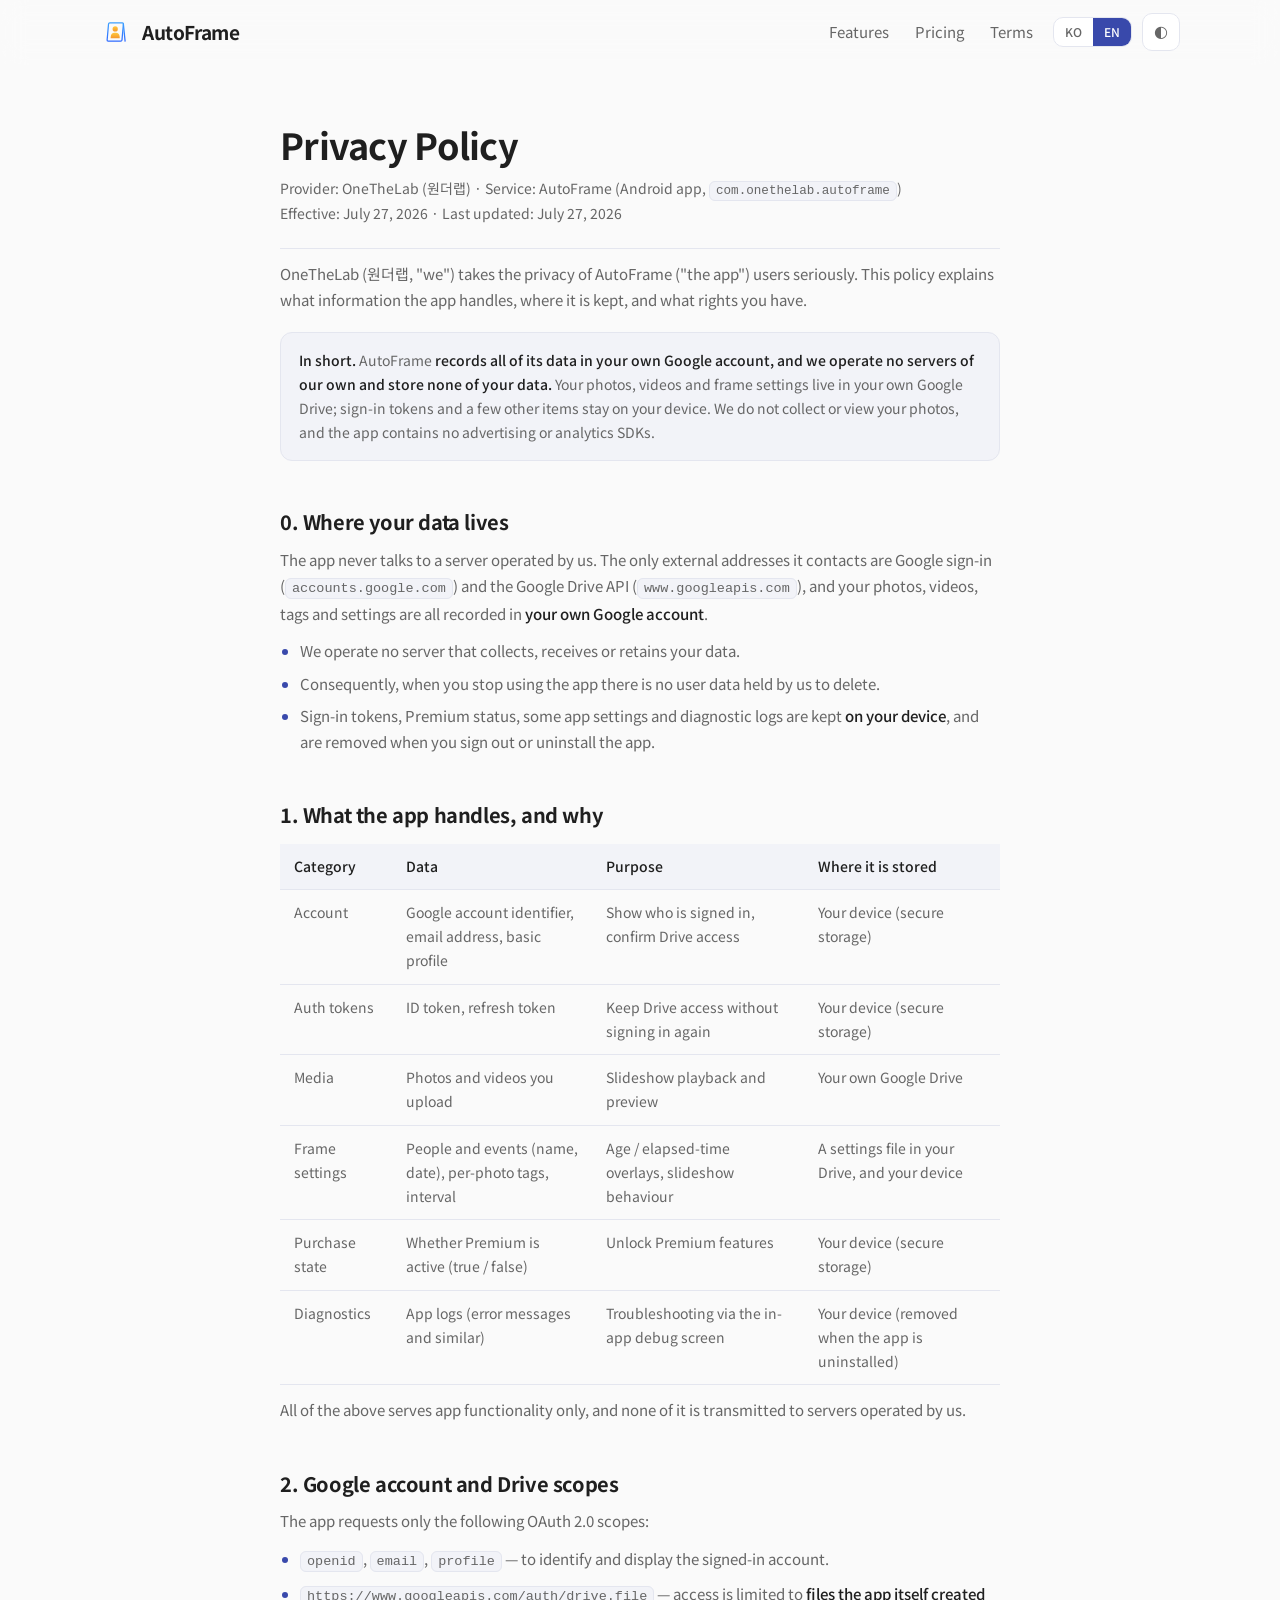
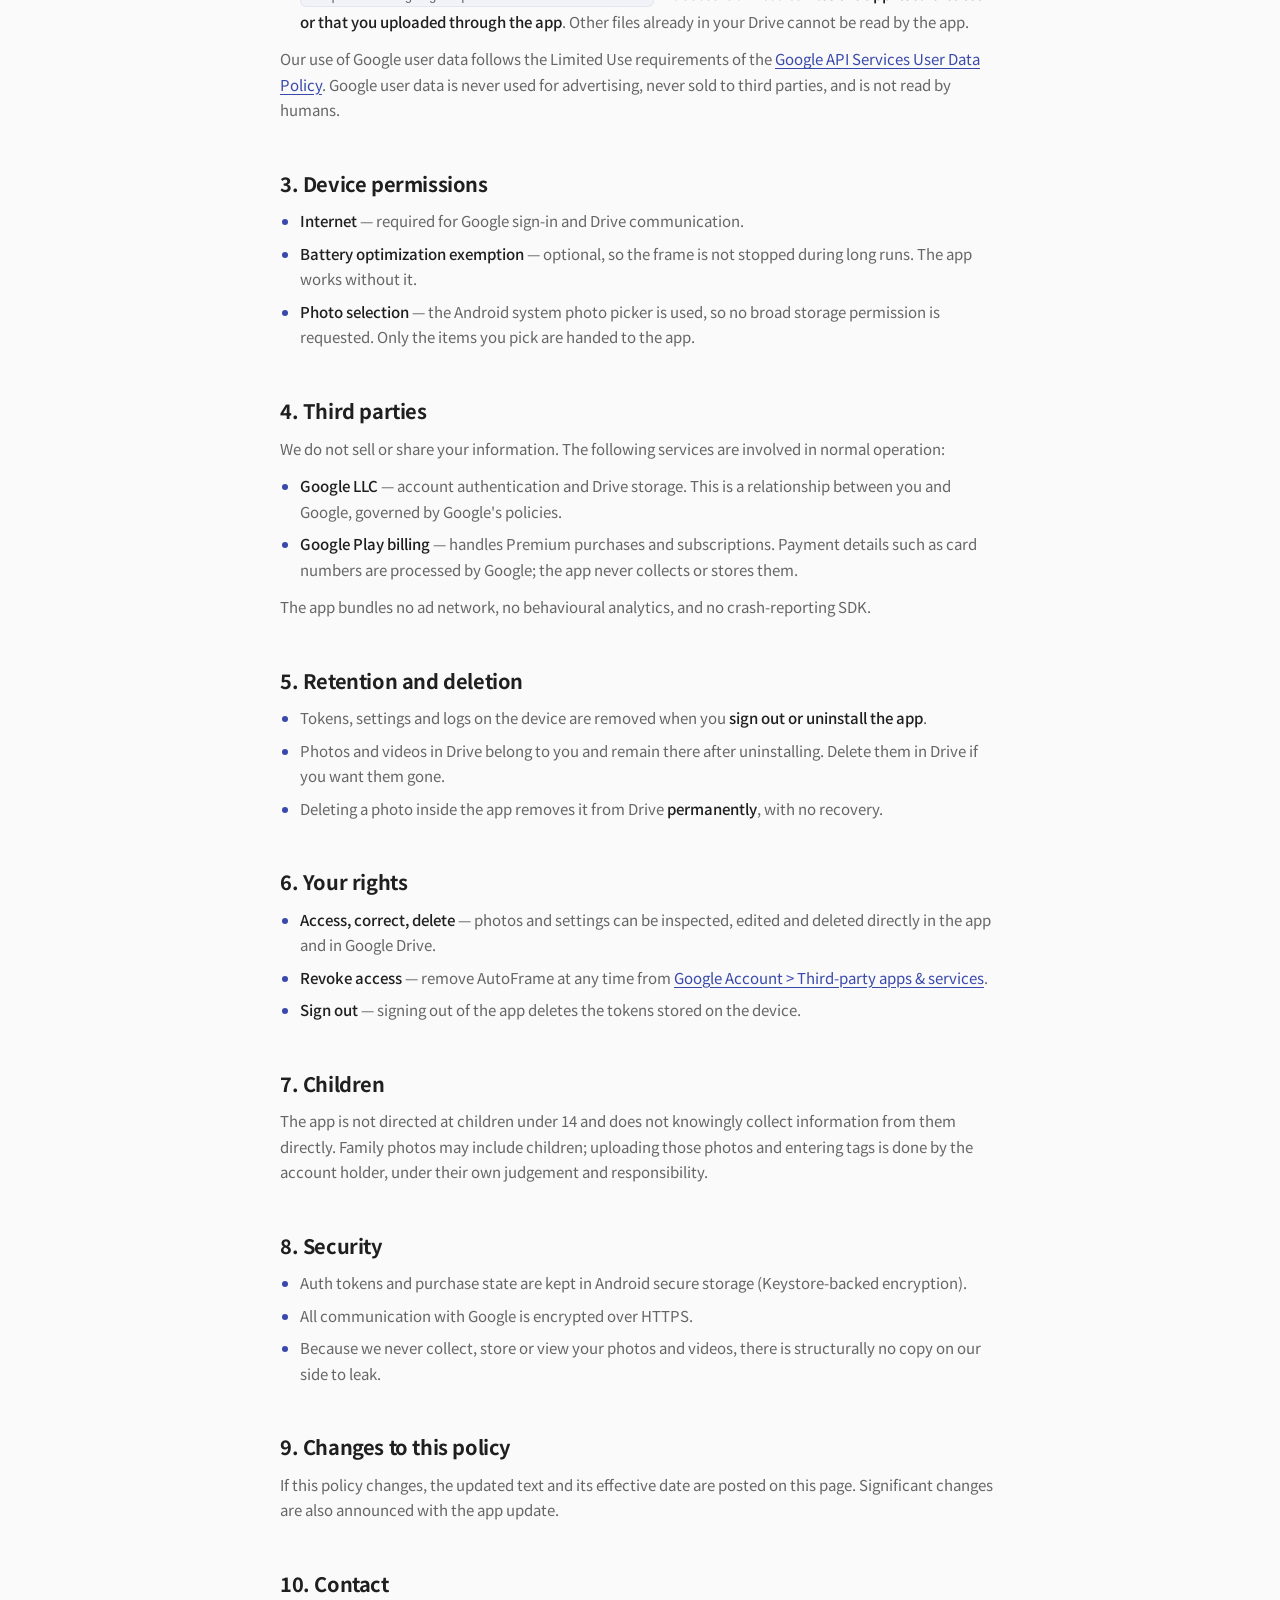
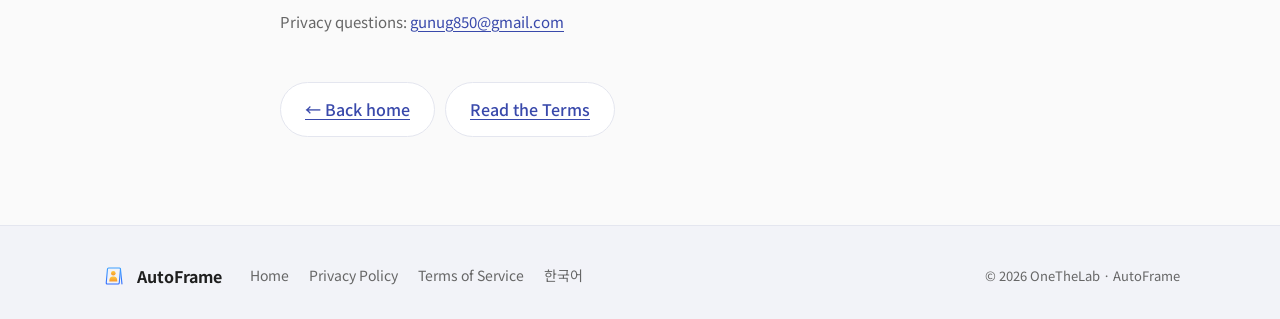
<file: privacy.html>
<!DOCTYPE html>
<html lang="en">
<head>
<meta charset="UTF-8">
<meta name="viewport" content="width=device-width, initial-scale=1">
<title>Privacy Policy — AutoFrame</title>
<meta name="description" content="AutoFrame privacy policy: what the app handles, where it is stored, Google Drive scopes, third parties, and your rights.">
<meta name="theme-color" content="#3949AB">
<meta name="robots" content="index, follow">
<link rel="icon" href="assets/mark.svg" type="image/svg+xml">
<link rel="alternate" hreflang="ko" href="ko/privacy.html">
<link rel="alternate" hreflang="en" href="privacy.html">
<link rel="preconnect" href="https://fonts.googleapis.com">
<link rel="preconnect" href="https://fonts.gstatic.com" crossorigin>
<link href="https://fonts.googleapis.com/css2?family=Noto+Sans+KR:wght@400;500;700&display=swap" rel="stylesheet">
<link rel="stylesheet" href="css/style.css">
</head>
<body>

<header class="nav" id="nav">
  <div class="wrap nav-inner">
    <a class="brand" href="index.html">
      <img src="assets/mark.svg" alt="" width="32" height="32">
      <span>AutoFrame</span>
    </a>
    <nav class="nav-links">
      <a href="index.html#features">Features</a>
      <a href="index.html#pricing">Pricing</a>
      <a href="terms.html">Terms</a>
    </nav>
    <div class="nav-actions">
      <div class="lang" role="group" aria-label="Language">
        <a href="ko/privacy.html" hreflang="ko">KO</a>
        <a class="is-on" href="privacy.html" aria-current="page" hreflang="en">EN</a>
      </div>
      <button class="theme-toggle" id="themeToggle" type="button" aria-label="Toggle theme">
        <span class="theme-icon" aria-hidden="true">◐</span>
      </button>
    </div>
  </div>
</header>

<main class="legal">
  <div class="wrap wrap-narrow">

    <div class="legal-head">
      <h1>Privacy Policy</h1>
      <p class="legal-meta">Provider: OneTheLab (원더랩) · Service: AutoFrame (Android app, <code>com.onethelab.autoframe</code>)<br>
        Effective: July 27, 2026 · Last updated: July 27, 2026</p>
    </div>

    <div class="legal-body">

      <p>OneTheLab (원더랩, "we") takes the privacy of AutoFrame ("the app") users seriously.
        This policy explains what information the app handles, where it is kept, and what rights you have.</p>

      <div class="note">
        <strong>In short.</strong> AutoFrame <strong>records all of its data in your own Google account, and we
        operate no servers of our own and store none of your data.</strong>
        Your photos, videos and frame settings live in your own Google Drive; sign-in tokens and a few other items
        stay on your device. We do not collect or view your photos, and the app contains no advertising or
        analytics SDKs.
      </div>

      <h2 id="s0">0. Where your data lives</h2>
      <p>The app never talks to a server operated by us. The only external addresses it contacts are Google sign-in
        (<code>accounts.google.com</code>) and the Google Drive API (<code>www.googleapis.com</code>), and your
        photos, videos, tags and settings are all recorded in <strong>your own Google account</strong>.</p>
      <ul>
        <li>We operate no server that collects, receives or retains your data.</li>
        <li>Consequently, when you stop using the app there is no user data held by us to delete.</li>
        <li>Sign-in tokens, Premium status, some app settings and diagnostic logs are kept <strong>on your device</strong>,
          and are removed when you sign out or uninstall the app.</li>
      </ul>

      <h2 id="s1">1. What the app handles, and why</h2>

      <div class="legal-table">
        <table>
          <thead>
            <tr><th>Category</th><th>Data</th><th>Purpose</th><th>Where it is stored</th></tr>
          </thead>
          <tbody>
            <tr>
              <td>Account</td>
              <td>Google account identifier, email address, basic profile</td>
              <td>Show who is signed in, confirm Drive access</td>
              <td>Your device (secure storage)</td>
            </tr>
            <tr>
              <td>Auth tokens</td>
              <td>ID token, refresh token</td>
              <td>Keep Drive access without signing in again</td>
              <td>Your device (secure storage)</td>
            </tr>
            <tr>
              <td>Media</td>
              <td>Photos and videos you upload</td>
              <td>Slideshow playback and preview</td>
              <td>Your own Google Drive</td>
            </tr>
            <tr>
              <td>Frame settings</td>
              <td>People and events (name, date), per-photo tags, interval</td>
              <td>Age / elapsed-time overlays, slideshow behaviour</td>
              <td>A settings file in your Drive, and your device</td>
            </tr>
            <tr>
              <td>Purchase state</td>
              <td>Whether Premium is active (true / false)</td>
              <td>Unlock Premium features</td>
              <td>Your device (secure storage)</td>
            </tr>
            <tr>
              <td>Diagnostics</td>
              <td>App logs (error messages and similar)</td>
              <td>Troubleshooting via the in-app debug screen</td>
              <td>Your device (removed when the app is uninstalled)</td>
            </tr>
          </tbody>
        </table>
      </div>

      <p>All of the above serves app functionality only, and none of it is transmitted to servers operated by us.</p>

      <h2 id="s2">2. Google account and Drive scopes</h2>
      <p>The app requests only the following OAuth 2.0 scopes:</p>
      <ul>
        <li><code>openid</code>, <code>email</code>, <code>profile</code> — to identify and display the signed-in account.</li>
        <li><code>https://www.googleapis.com/auth/drive.file</code> — access is limited to
          <strong>files the app itself created or that you uploaded through the app</strong>.
          Other files already in your Drive cannot be read by the app.</li>
      </ul>
      <p>Our use of Google user data follows the Limited Use requirements of the
        <a href="https://developers.google.com/terms/api-services-user-data-policy" target="_blank" rel="noopener">Google API Services User Data Policy</a>.
        Google user data is never used for advertising, never sold to third parties, and is not read by humans.</p>

      <h2 id="s3">3. Device permissions</h2>
      <ul>
        <li><strong>Internet</strong> — required for Google sign-in and Drive communication.</li>
        <li><strong>Battery optimization exemption</strong> — optional, so the frame is not stopped during long runs. The app works without it.</li>
        <li><strong>Photo selection</strong> — the Android system photo picker is used, so no broad storage permission is requested. Only the items you pick are handed to the app.</li>
      </ul>

      <h2 id="s4">4. Third parties</h2>
      <p>We do not sell or share your information. The following services are involved in normal operation:</p>
      <ul>
        <li><strong>Google LLC</strong> — account authentication and Drive storage. This is a relationship between you and Google, governed by Google's policies.</li>
        <li><strong>Google Play billing</strong> — handles Premium purchases and subscriptions. Payment details such as card numbers are processed by Google; the app never collects or stores them.</li>
      </ul>
      <p>The app bundles no ad network, no behavioural analytics, and no crash-reporting SDK.</p>

      <h2 id="s5">5. Retention and deletion</h2>
      <ul>
        <li>Tokens, settings and logs on the device are removed when you <strong>sign out or uninstall the app</strong>.</li>
        <li>Photos and videos in Drive belong to you and remain there after uninstalling. Delete them in Drive if you want them gone.</li>
        <li>Deleting a photo inside the app removes it from Drive <strong>permanently</strong>, with no recovery.</li>
      </ul>

      <h2 id="s6">6. Your rights</h2>
      <ul>
        <li><strong>Access, correct, delete</strong> — photos and settings can be inspected, edited and deleted directly in the app and in Google Drive.</li>
        <li><strong>Revoke access</strong> — remove AutoFrame at any time from <a href="https://myaccount.google.com/permissions" target="_blank" rel="noopener">Google Account &gt; Third-party apps &amp; services</a>.</li>
        <li><strong>Sign out</strong> — signing out of the app deletes the tokens stored on the device.</li>
      </ul>

      <h2 id="s7">7. Children</h2>
      <p>The app is not directed at children under 14 and does not knowingly collect information from them directly.
        Family photos may include children; uploading those photos and entering tags is done by the account holder,
        under their own judgement and responsibility.</p>

      <h2 id="s8">8. Security</h2>
      <ul>
        <li>Auth tokens and purchase state are kept in Android secure storage (Keystore-backed encryption).</li>
        <li>All communication with Google is encrypted over HTTPS.</li>
        <li>Because we never collect, store or view your photos and videos, there is structurally no copy on our side to leak.</li>
      </ul>

      <h2 id="s9">9. Changes to this policy</h2>
      <p>If this policy changes, the updated text and its effective date are posted on this page.
        Significant changes are also announced with the app update.</p>

      <h2 id="s10">10. Contact</h2>
      <p>Privacy questions: <a href="mailto:gunug850@gmail.com">gunug850@gmail.com</a></p>

      <nav class="legal-nav">
        <a class="btn btn-ghost" href="index.html">← Back home</a>
        <a class="btn btn-ghost" href="terms.html">Read the Terms</a>
      </nav>

    </div>
  </div>
</main>

<footer class="footer">
  <div class="wrap footer-inner">
    <div class="footer-brand">
      <img src="assets/mark.svg" alt="" width="28" height="28">
      <span>AutoFrame</span>
    </div>
    <nav class="footer-links">
      <a href="index.html">Home</a>
      <a href="privacy.html">Privacy Policy</a>
      <a href="terms.html">Terms of Service</a>
      <a href="ko/privacy.html" hreflang="ko">한국어</a>
    </nav>
    <p class="copy">© <span id="year">2026</span> OneTheLab · AutoFrame</p>
  </div>
</footer>

<script src="js/main.js"></script>
</body>
</html>
</file>
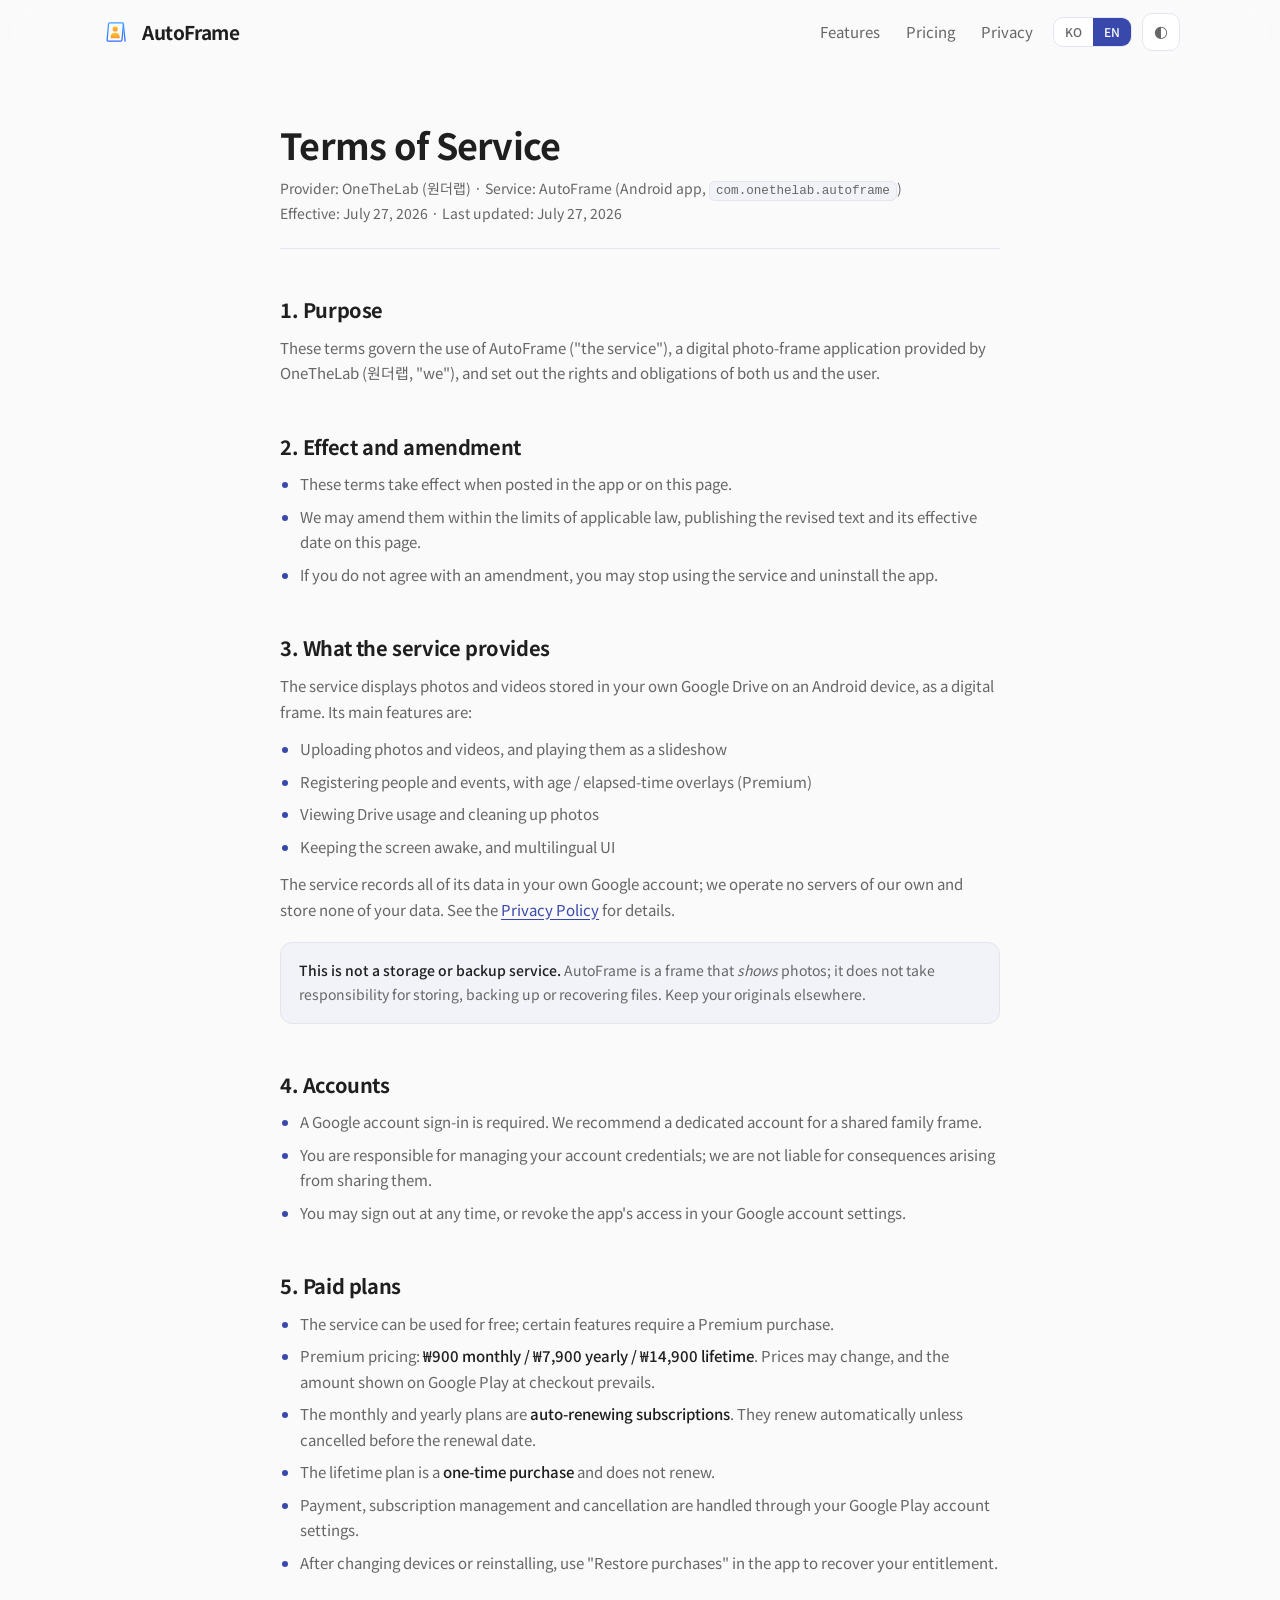
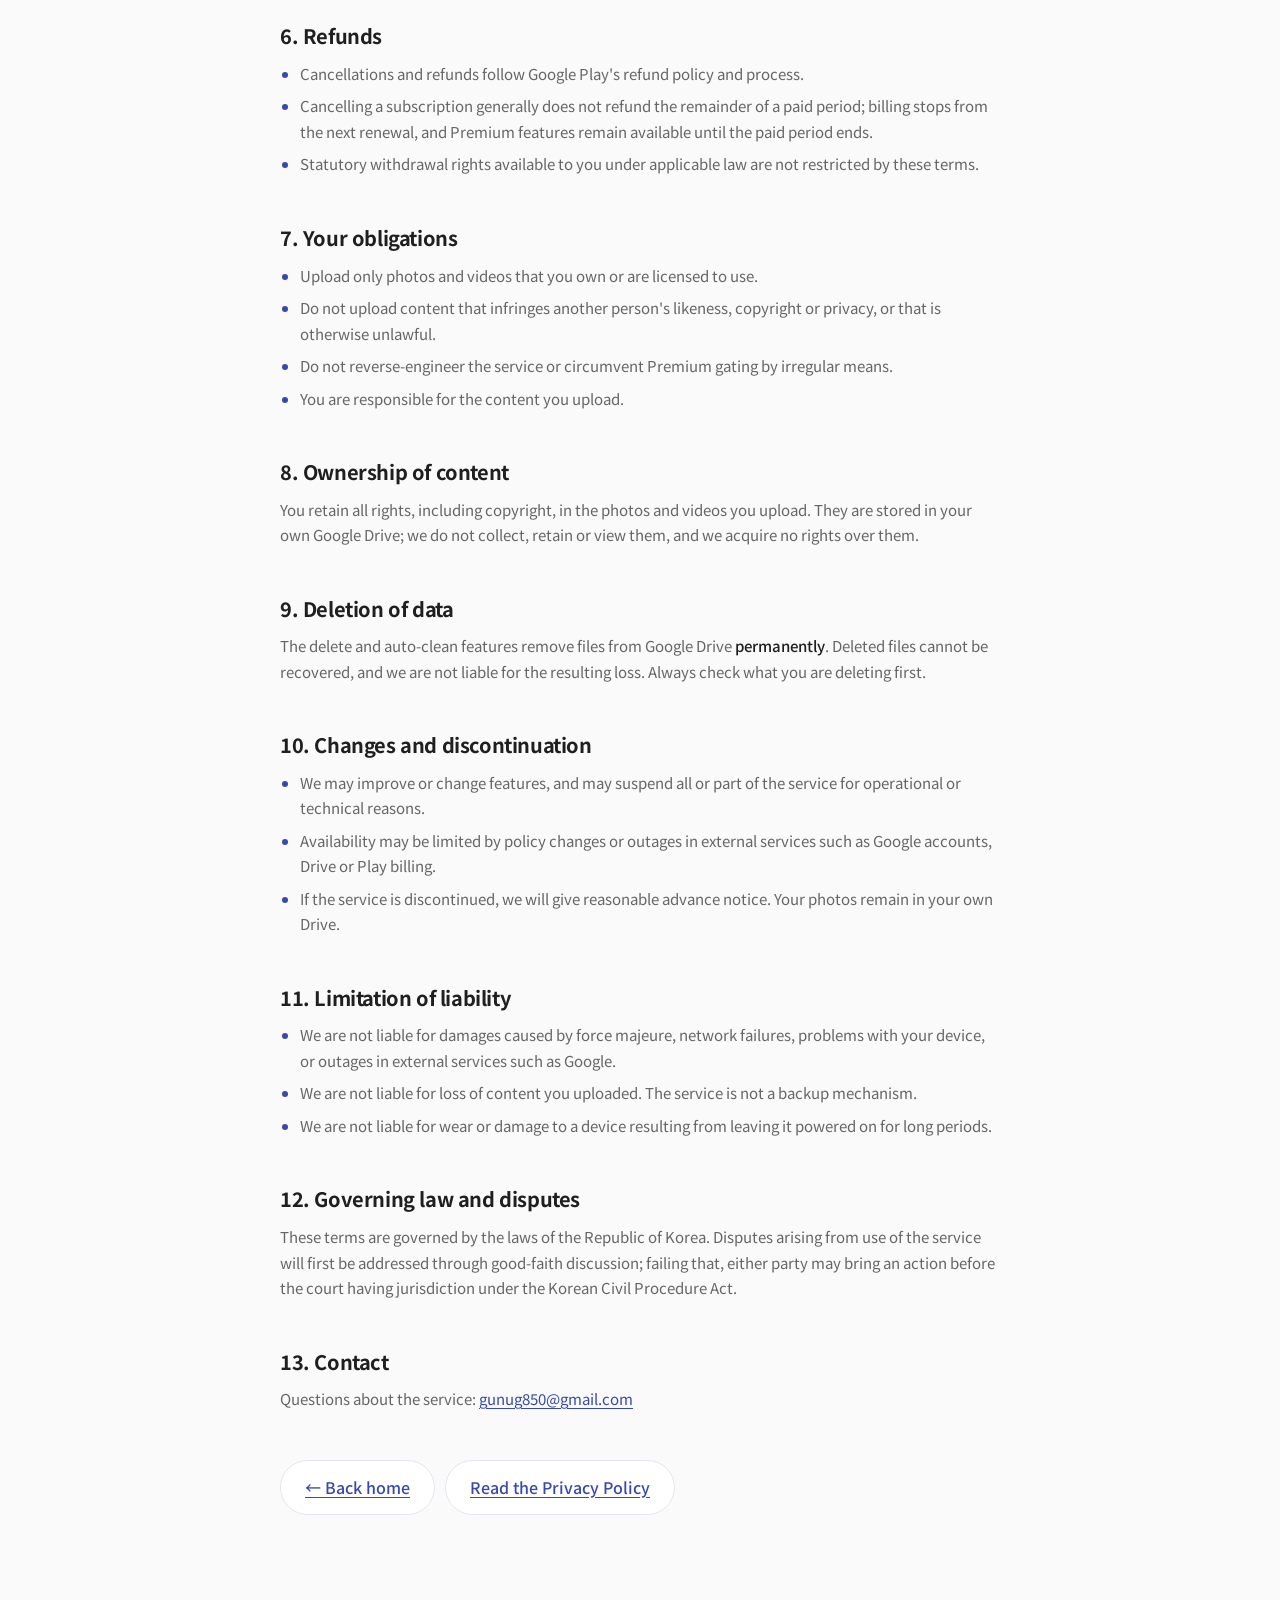
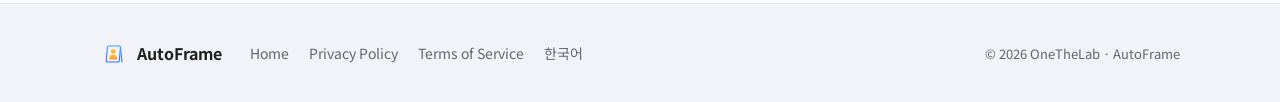
<file: terms.html>
<!DOCTYPE html>
<html lang="en">
<head>
<meta charset="UTF-8">
<meta name="viewport" content="width=device-width, initial-scale=1">
<title>Terms of Service — AutoFrame</title>
<meta name="description" content="AutoFrame terms of service: what the app provides, accounts, paid plans and refunds, your obligations, and limits of liability.">
<meta name="theme-color" content="#3949AB">
<meta name="robots" content="index, follow">
<link rel="icon" href="assets/mark.svg" type="image/svg+xml">
<link rel="alternate" hreflang="ko" href="ko/terms.html">
<link rel="alternate" hreflang="en" href="terms.html">
<link rel="preconnect" href="https://fonts.googleapis.com">
<link rel="preconnect" href="https://fonts.gstatic.com" crossorigin>
<link href="https://fonts.googleapis.com/css2?family=Noto+Sans+KR:wght@400;500;700&display=swap" rel="stylesheet">
<link rel="stylesheet" href="css/style.css">
</head>
<body>

<header class="nav" id="nav">
  <div class="wrap nav-inner">
    <a class="brand" href="index.html">
      <img src="assets/mark.svg" alt="" width="32" height="32">
      <span>AutoFrame</span>
    </a>
    <nav class="nav-links">
      <a href="index.html#features">Features</a>
      <a href="index.html#pricing">Pricing</a>
      <a href="privacy.html">Privacy</a>
    </nav>
    <div class="nav-actions">
      <div class="lang" role="group" aria-label="Language">
        <a href="ko/terms.html" hreflang="ko">KO</a>
        <a class="is-on" href="terms.html" aria-current="page" hreflang="en">EN</a>
      </div>
      <button class="theme-toggle" id="themeToggle" type="button" aria-label="Toggle theme">
        <span class="theme-icon" aria-hidden="true">◐</span>
      </button>
    </div>
  </div>
</header>

<main class="legal">
  <div class="wrap wrap-narrow">

    <div class="legal-head">
      <h1>Terms of Service</h1>
      <p class="legal-meta">Provider: OneTheLab (원더랩) · Service: AutoFrame (Android app, <code>com.onethelab.autoframe</code>)<br>
        Effective: July 27, 2026 · Last updated: July 27, 2026</p>
    </div>

    <div class="legal-body">

      <h2 id="a1">1. Purpose</h2>
      <p>These terms govern the use of AutoFrame ("the service"), a digital photo-frame application provided by
        OneTheLab (원더랩, "we"), and set out the rights and obligations of both us and the user.</p>

      <h2 id="a2">2. Effect and amendment</h2>
      <ul>
        <li>These terms take effect when posted in the app or on this page.</li>
        <li>We may amend them within the limits of applicable law, publishing the revised text and its effective date on this page.</li>
        <li>If you do not agree with an amendment, you may stop using the service and uninstall the app.</li>
      </ul>

      <h2 id="a3">3. What the service provides</h2>
      <p>The service displays photos and videos stored in your own Google Drive on an Android device, as a digital frame. Its main features are:</p>
      <ul>
        <li>Uploading photos and videos, and playing them as a slideshow</li>
        <li>Registering people and events, with age / elapsed-time overlays (Premium)</li>
        <li>Viewing Drive usage and cleaning up photos</li>
        <li>Keeping the screen awake, and multilingual UI</li>
      </ul>
      <p>The service records all of its data in your own Google account; we operate no servers of our own and store
        none of your data. See the <a href="privacy.html">Privacy Policy</a> for details.</p>

      <div class="note">
        <strong>This is not a storage or backup service.</strong> AutoFrame is a frame that <em>shows</em> photos;
        it does not take responsibility for storing, backing up or recovering files. Keep your originals elsewhere.
      </div>

      <h2 id="a4">4. Accounts</h2>
      <ul>
        <li>A Google account sign-in is required. We recommend a dedicated account for a shared family frame.</li>
        <li>You are responsible for managing your account credentials; we are not liable for consequences arising from sharing them.</li>
        <li>You may sign out at any time, or revoke the app's access in your Google account settings.</li>
      </ul>

      <h2 id="a5">5. Paid plans</h2>
      <ul>
        <li>The service can be used for free; certain features require a Premium purchase.</li>
        <li>Premium pricing: <strong>₩900 monthly / ₩7,900 yearly / ₩14,900 lifetime</strong>. Prices may change, and the amount shown on Google Play at checkout prevails.</li>
        <li>The monthly and yearly plans are <strong>auto-renewing subscriptions</strong>. They renew automatically unless cancelled before the renewal date.</li>
        <li>The lifetime plan is a <strong>one-time purchase</strong> and does not renew.</li>
        <li>Payment, subscription management and cancellation are handled through your Google Play account settings.</li>
        <li>After changing devices or reinstalling, use "Restore purchases" in the app to recover your entitlement.</li>
      </ul>

      <h2 id="a6">6. Refunds</h2>
      <ul>
        <li>Cancellations and refunds follow Google Play's refund policy and process.</li>
        <li>Cancelling a subscription generally does not refund the remainder of a paid period; billing stops from the next renewal, and Premium features remain available until the paid period ends.</li>
        <li>Statutory withdrawal rights available to you under applicable law are not restricted by these terms.</li>
      </ul>

      <h2 id="a7">7. Your obligations</h2>
      <ul>
        <li>Upload only photos and videos that you own or are licensed to use.</li>
        <li>Do not upload content that infringes another person's likeness, copyright or privacy, or that is otherwise unlawful.</li>
        <li>Do not reverse-engineer the service or circumvent Premium gating by irregular means.</li>
        <li>You are responsible for the content you upload.</li>
      </ul>

      <h2 id="a8">8. Ownership of content</h2>
      <p>You retain all rights, including copyright, in the photos and videos you upload.
        They are stored in your own Google Drive; we do not collect, retain or view them, and we acquire no rights over them.</p>

      <h2 id="a9">9. Deletion of data</h2>
      <p>The delete and auto-clean features remove files from Google Drive <strong>permanently</strong>.
        Deleted files cannot be recovered, and we are not liable for the resulting loss. Always check what you are deleting first.</p>

      <h2 id="a10">10. Changes and discontinuation</h2>
      <ul>
        <li>We may improve or change features, and may suspend all or part of the service for operational or technical reasons.</li>
        <li>Availability may be limited by policy changes or outages in external services such as Google accounts, Drive or Play billing.</li>
        <li>If the service is discontinued, we will give reasonable advance notice. Your photos remain in your own Drive.</li>
      </ul>

      <h2 id="a11">11. Limitation of liability</h2>
      <ul>
        <li>We are not liable for damages caused by force majeure, network failures, problems with your device, or outages in external services such as Google.</li>
        <li>We are not liable for loss of content you uploaded. The service is not a backup mechanism.</li>
        <li>We are not liable for wear or damage to a device resulting from leaving it powered on for long periods.</li>
      </ul>

      <h2 id="a12">12. Governing law and disputes</h2>
      <p>These terms are governed by the laws of the Republic of Korea. Disputes arising from use of the service
        will first be addressed through good-faith discussion; failing that, either party may bring an action before
        the court having jurisdiction under the Korean Civil Procedure Act.</p>

      <h2 id="a13">13. Contact</h2>
      <p>Questions about the service: <a href="mailto:gunug850@gmail.com">gunug850@gmail.com</a></p>

      <nav class="legal-nav">
        <a class="btn btn-ghost" href="index.html">← Back home</a>
        <a class="btn btn-ghost" href="privacy.html">Read the Privacy Policy</a>
      </nav>

    </div>
  </div>
</main>

<footer class="footer">
  <div class="wrap footer-inner">
    <div class="footer-brand">
      <img src="assets/mark.svg" alt="" width="28" height="28">
      <span>AutoFrame</span>
    </div>
    <nav class="footer-links">
      <a href="index.html">Home</a>
      <a href="privacy.html">Privacy Policy</a>
      <a href="terms.html">Terms of Service</a>
      <a href="ko/terms.html" hreflang="ko">한국어</a>
    </nav>
    <p class="copy">© <span id="year">2026</span> OneTheLab · AutoFrame</p>
  </div>
</footer>

<script src="js/main.js"></script>
</body>
</html>
</file>
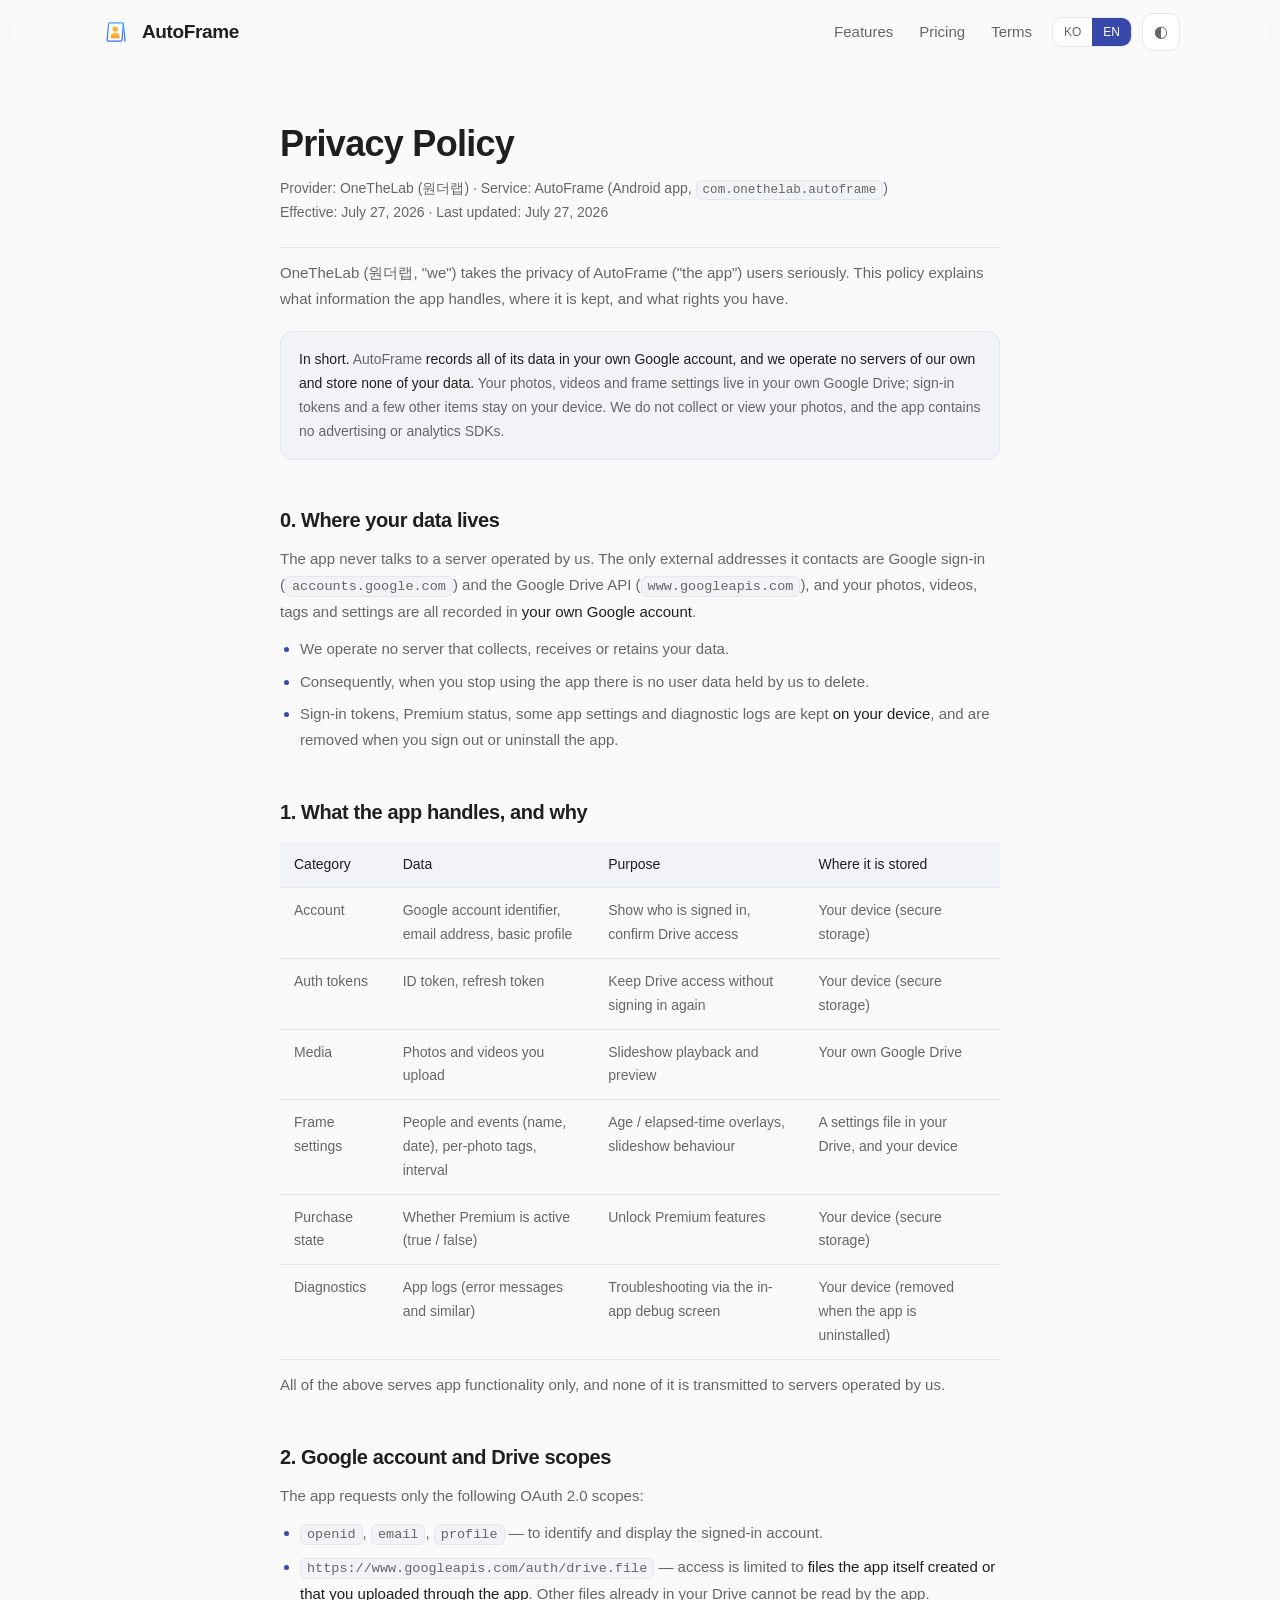
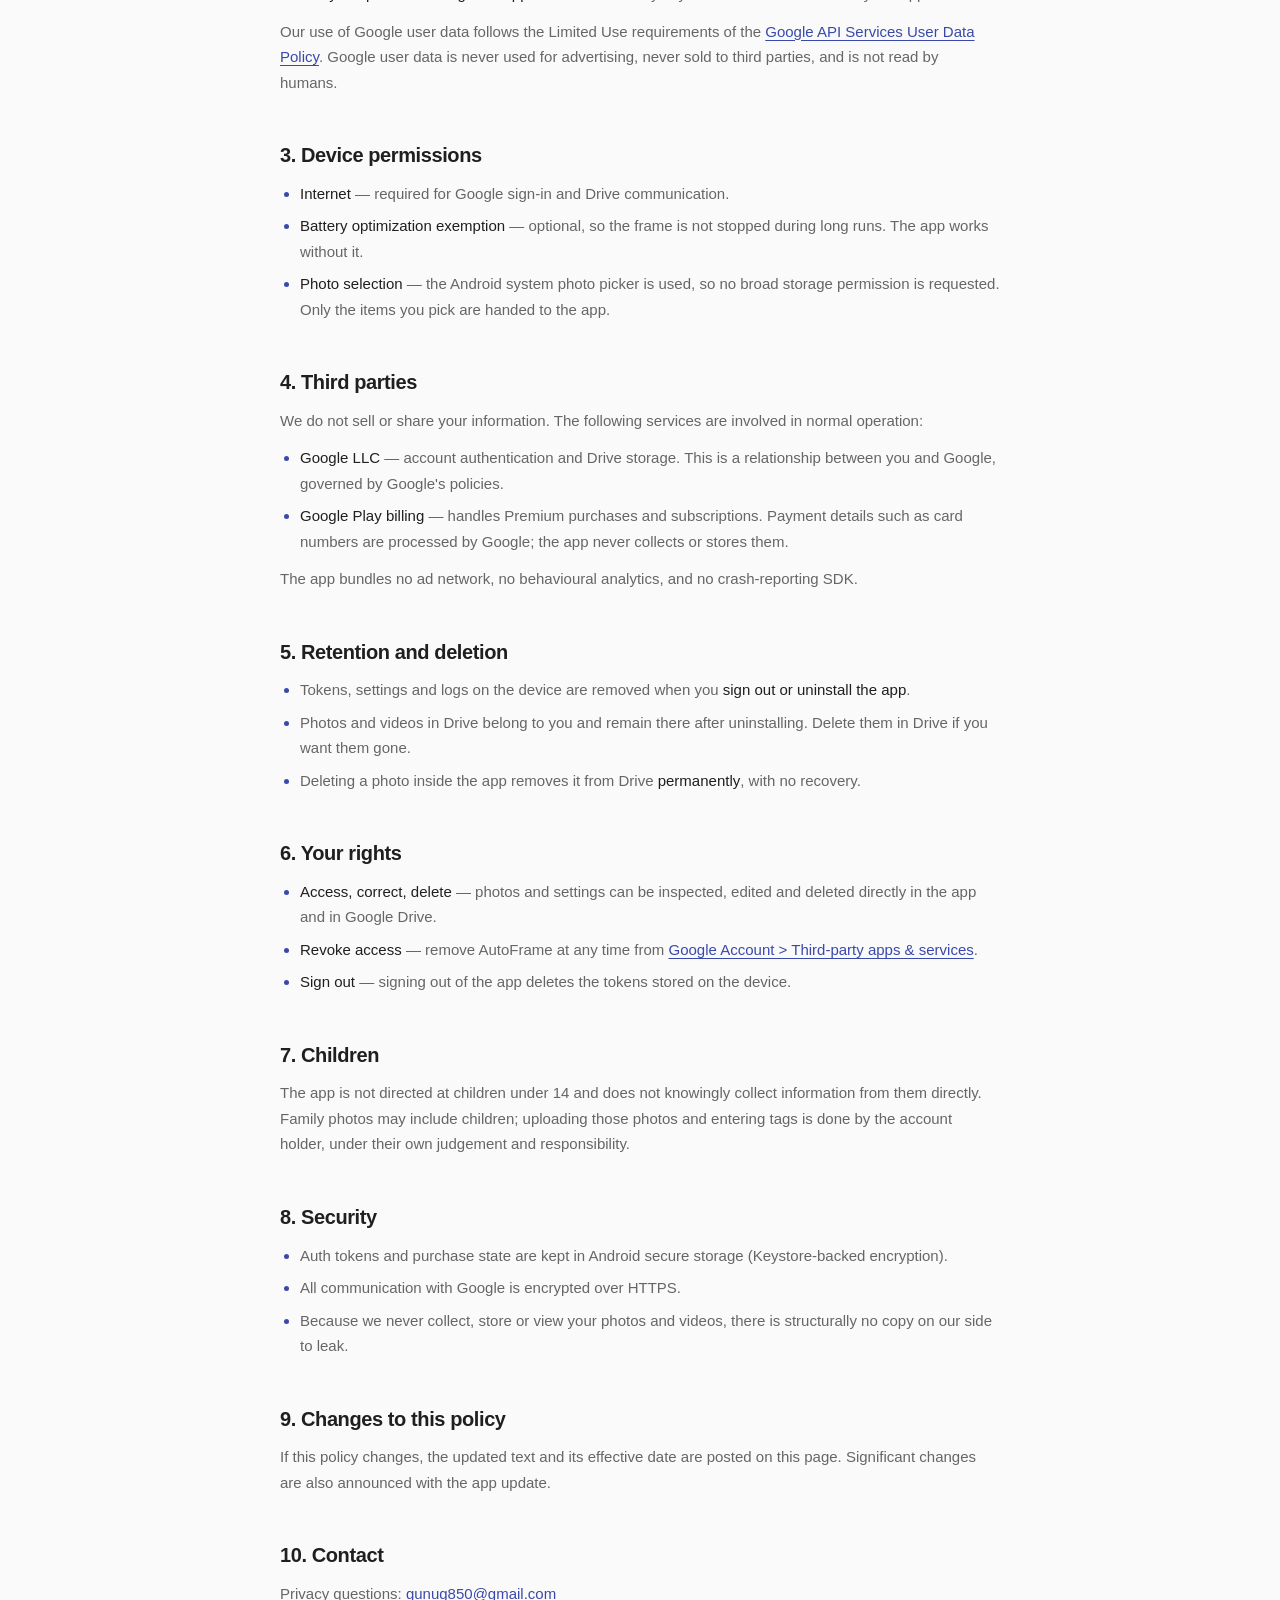
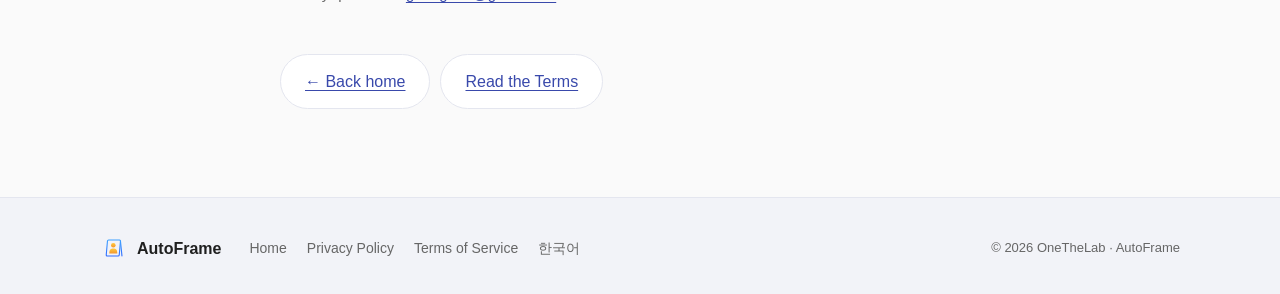
<file: en/privacy.html>
<!DOCTYPE html>
<html lang="en">
<head>
<meta charset="UTF-8">
<meta name="robots" content="noindex">
<title>AutoFrame Privacy Policy — moved</title>
<link rel="canonical" href="https://autoframe.onethelab.com/privacy.html">
<meta http-equiv="refresh" content="0; url=../privacy.html">
</head>
<body>
<p>The Privacy Policy moved to <a href="../privacy.html">autoframe.onethelab.com/privacy.html</a>.</p>
</body>
</html>
</file>
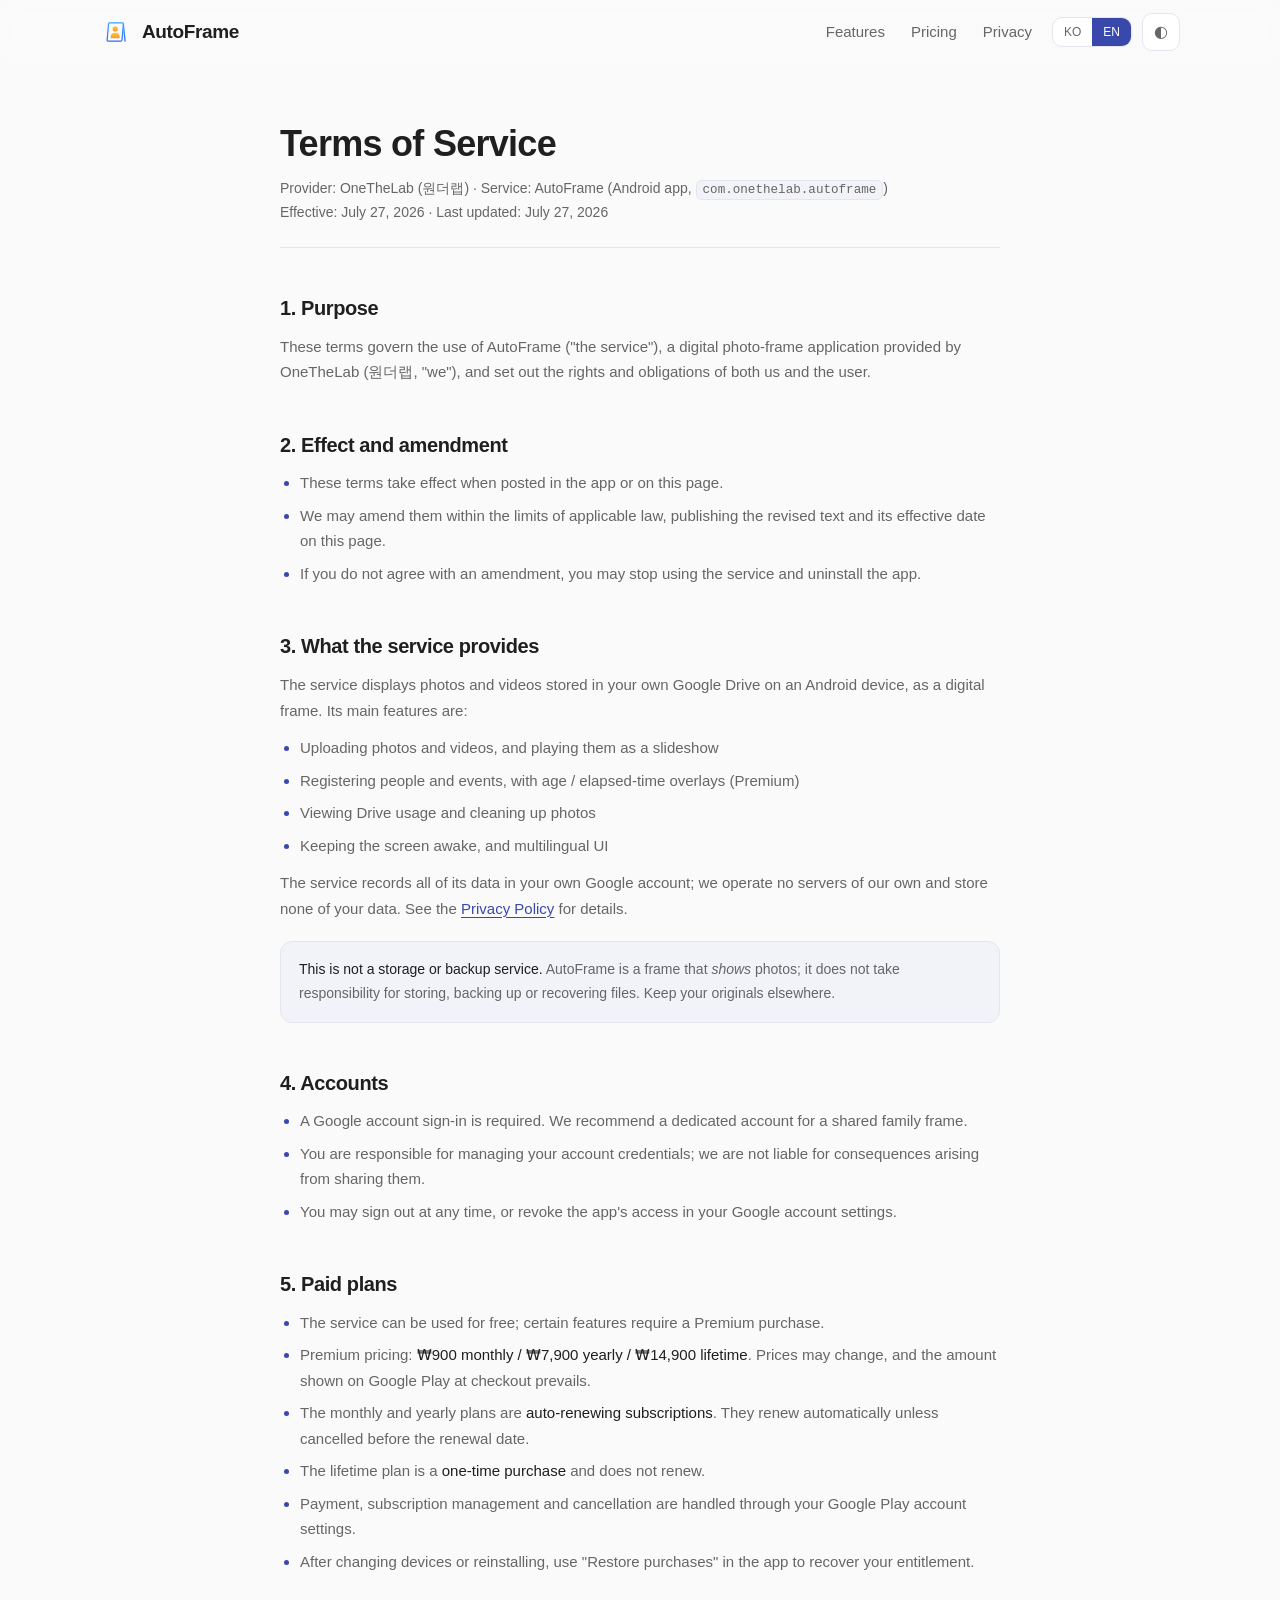
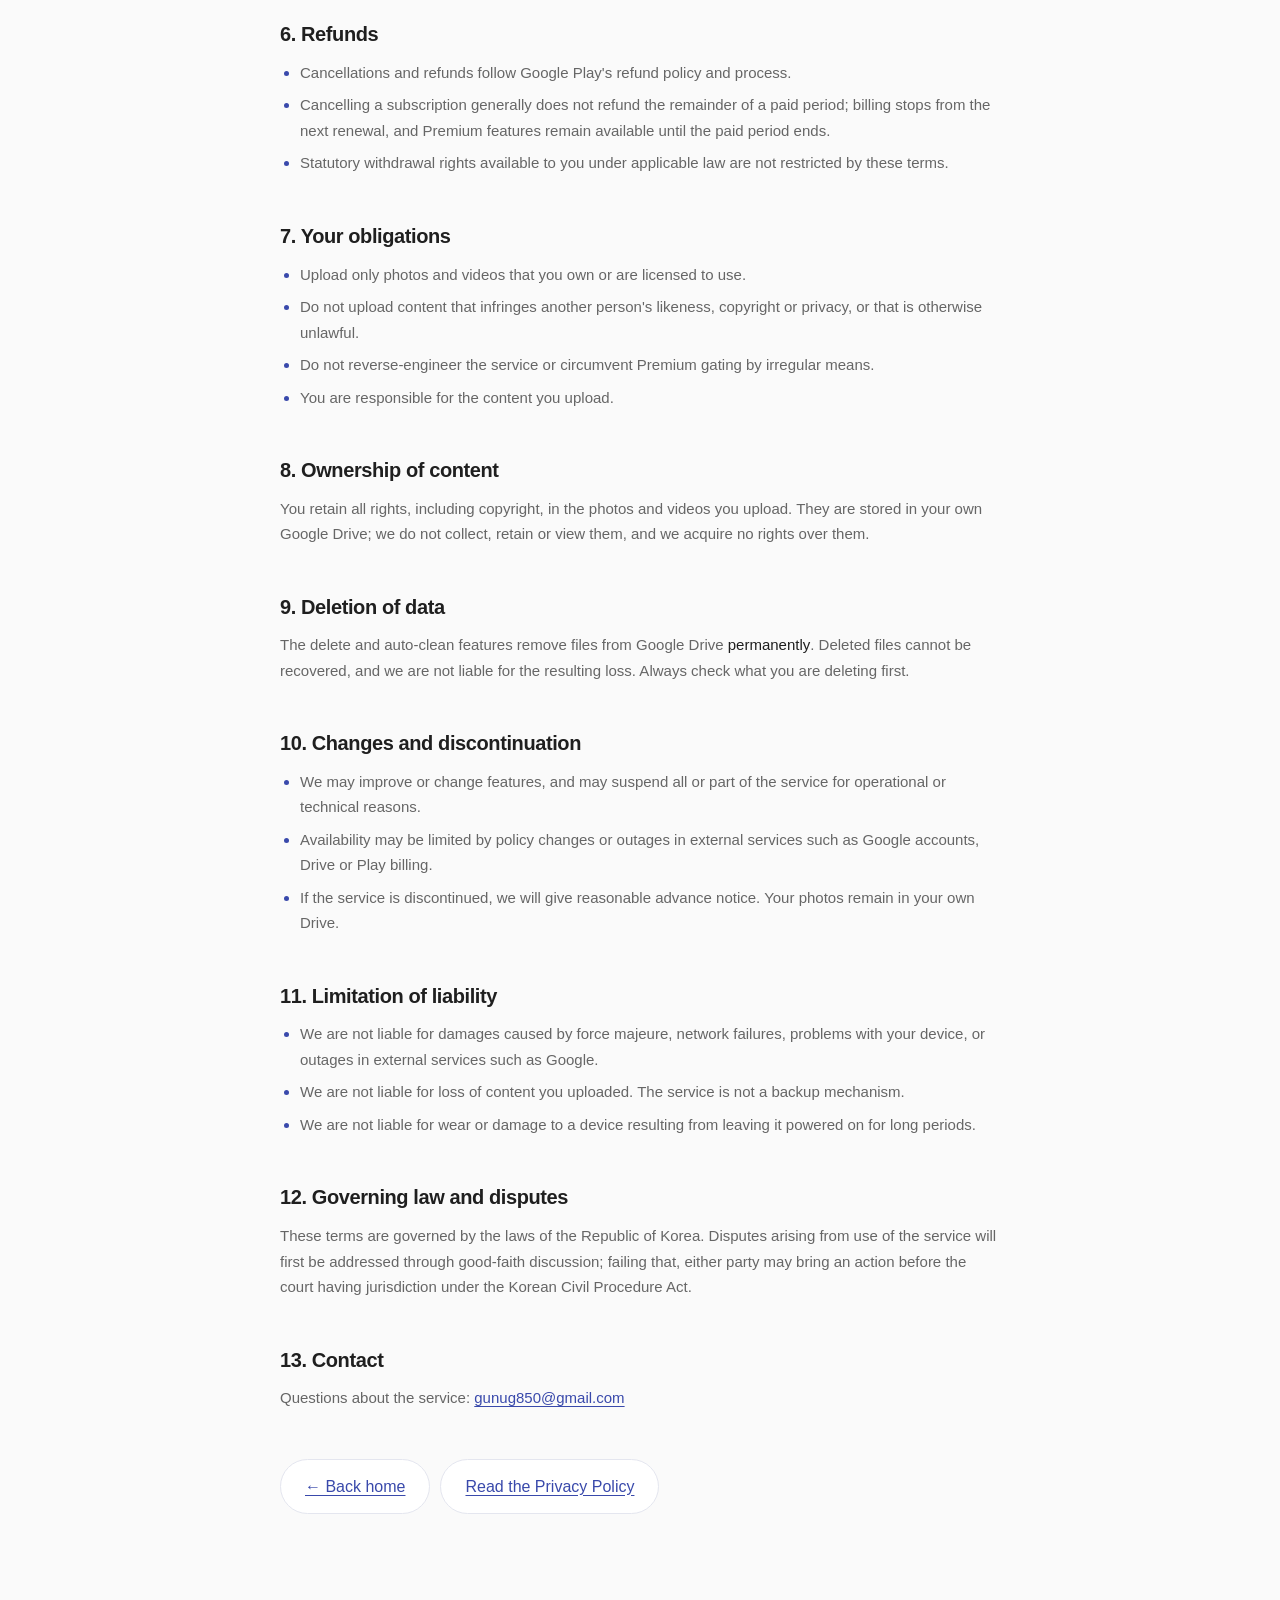
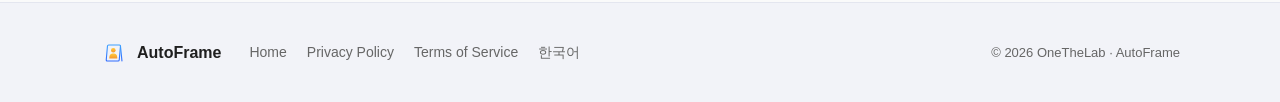
<file: en/terms.html>
<!DOCTYPE html>
<html lang="en">
<head>
<meta charset="UTF-8">
<meta name="robots" content="noindex">
<title>AutoFrame Terms of Service — moved</title>
<link rel="canonical" href="https://autoframe.onethelab.com/terms.html">
<meta http-equiv="refresh" content="0; url=../terms.html">
</head>
<body>
<p>The Terms of Service moved to <a href="../terms.html">autoframe.onethelab.com/terms.html</a>.</p>
</body>
</html>
</file>
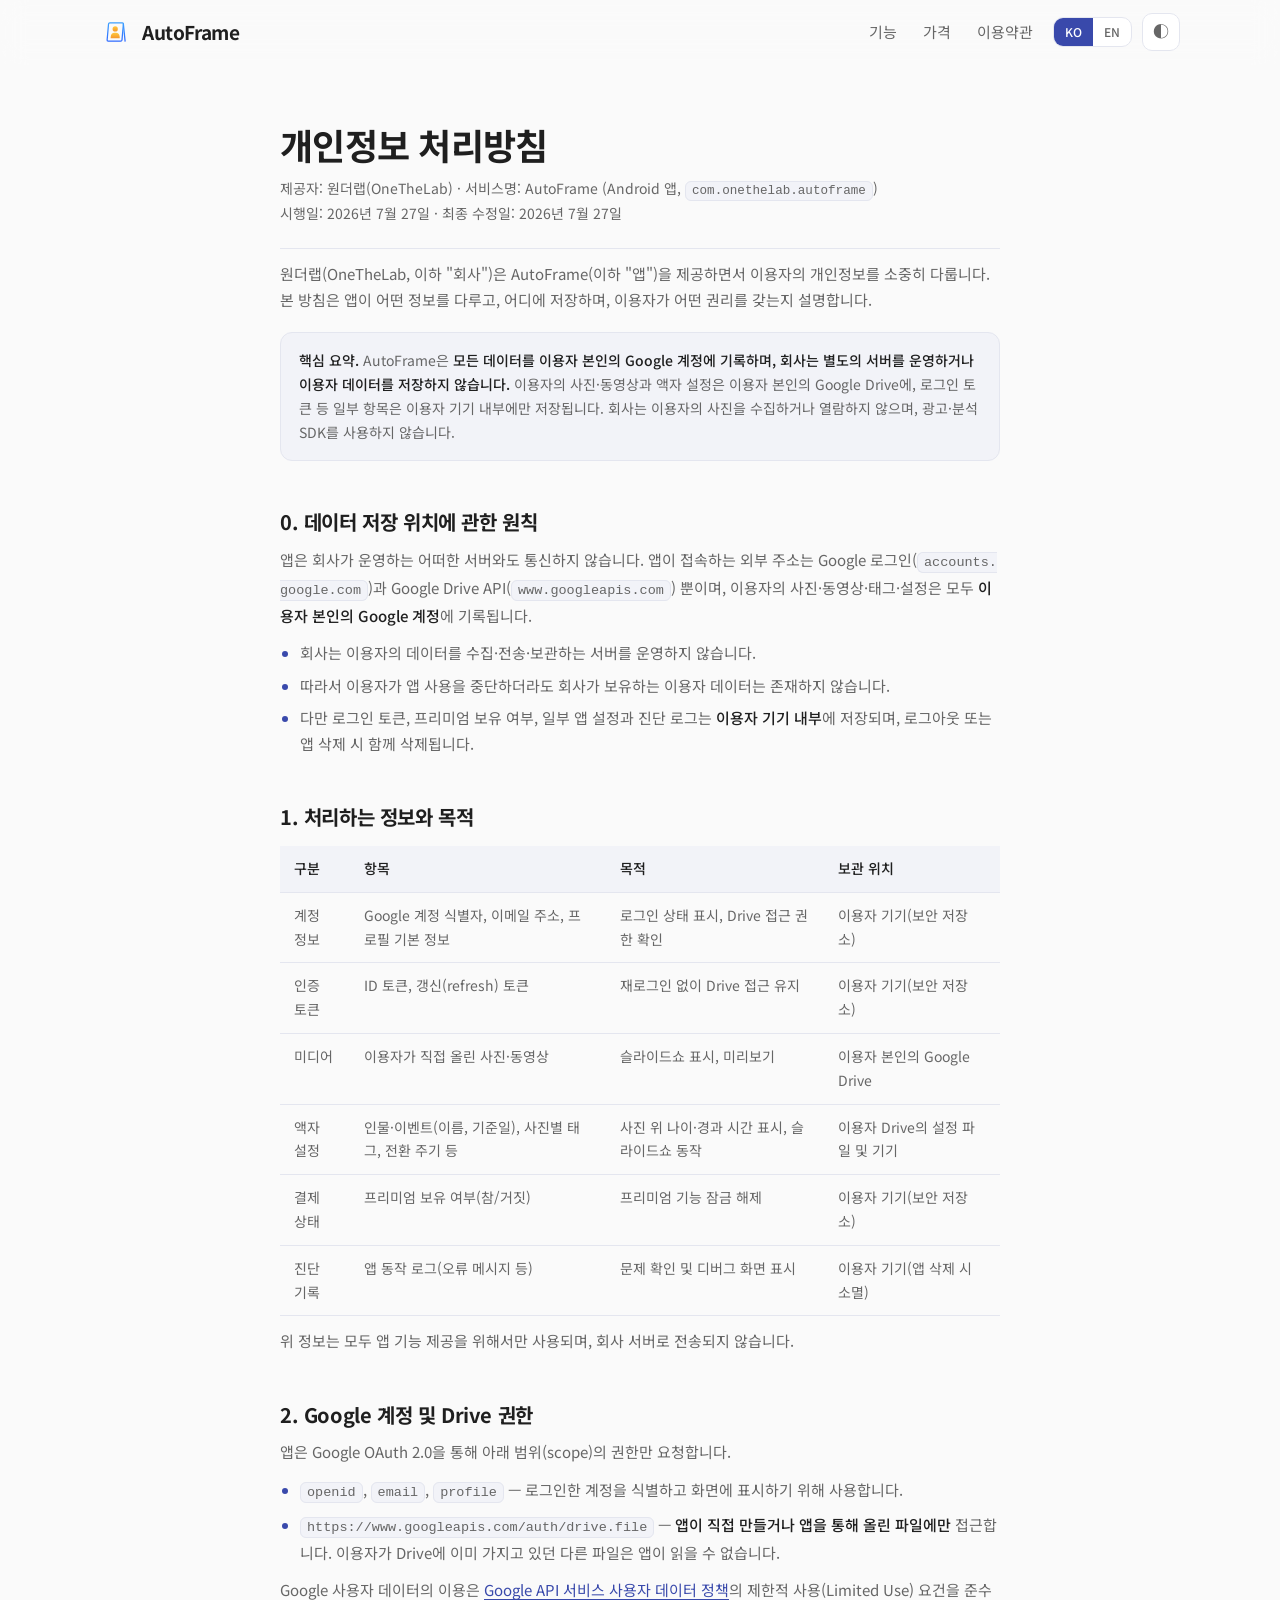
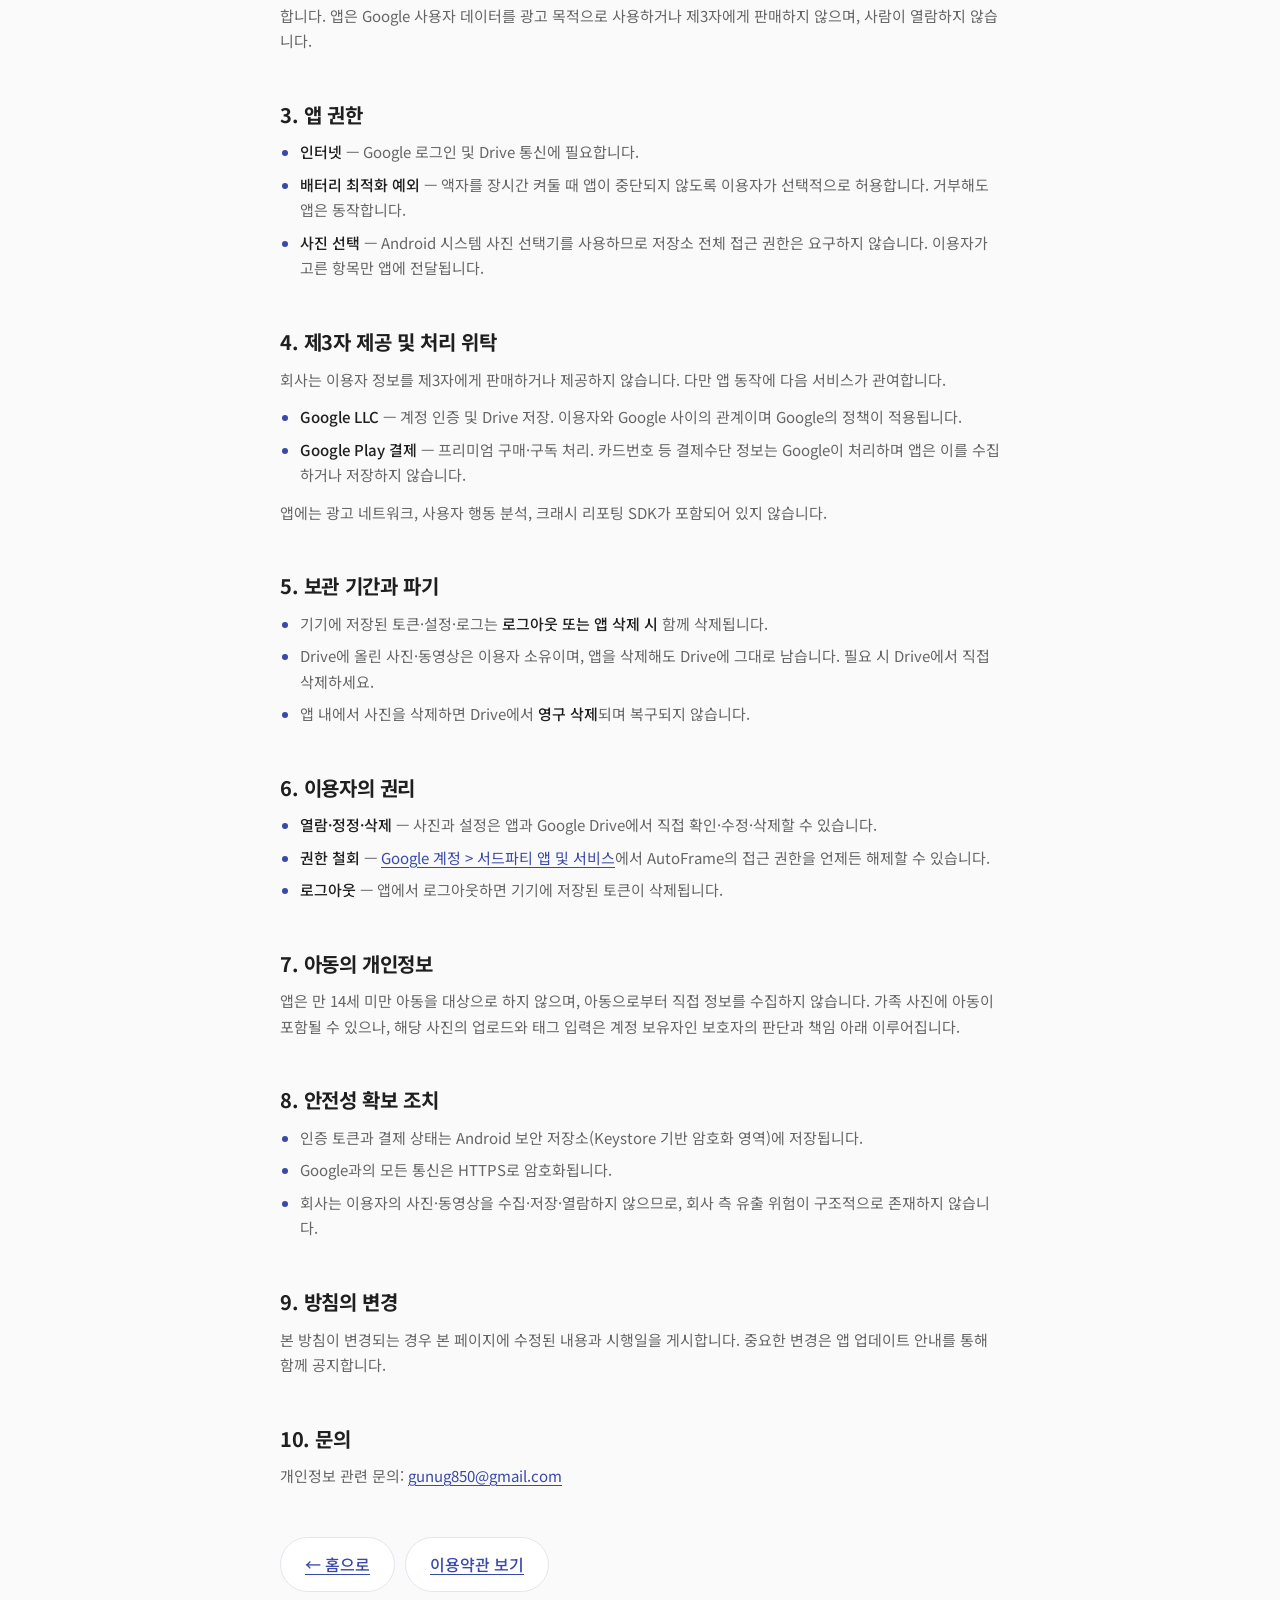
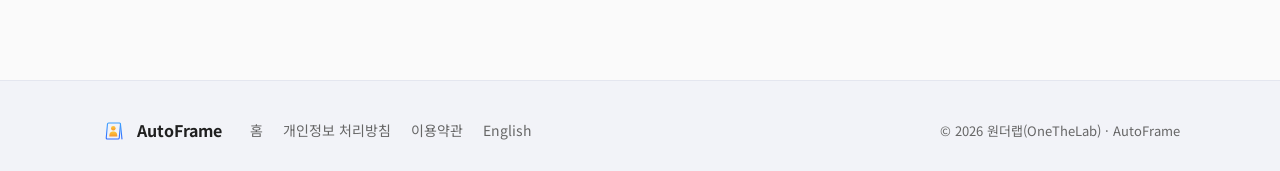
<file: ko/privacy.html>
<!DOCTYPE html>
<html lang="ko">
<head>
<meta charset="UTF-8">
<meta name="viewport" content="width=device-width, initial-scale=1">
<title>개인정보 처리방침 — AutoFrame</title>
<meta name="description" content="AutoFrame 앱의 개인정보 처리방침. 수집 항목, 보관 위치, 이용 목적, 제3자 제공, 사용자 권리 안내.">
<meta name="theme-color" content="#3949AB">
<meta name="robots" content="index, follow">
<link rel="icon" href="../assets/mark.svg" type="image/svg+xml">
<link rel="alternate" hreflang="ko" href="privacy.html">
<link rel="alternate" hreflang="en" href="../privacy.html">
<link rel="preconnect" href="https://fonts.googleapis.com">
<link rel="preconnect" href="https://fonts.gstatic.com" crossorigin>
<link href="https://fonts.googleapis.com/css2?family=Noto+Sans+KR:wght@400;500;700&display=swap" rel="stylesheet">
<link rel="stylesheet" href="../css/style.css">
</head>
<body>

<header class="nav" id="nav">
  <div class="wrap nav-inner">
    <a class="brand" href="index.html">
      <img src="../assets/mark.svg" alt="" width="32" height="32">
      <span>AutoFrame</span>
    </a>
    <nav class="nav-links">
      <a href="index.html#features">기능</a>
      <a href="index.html#pricing">가격</a>
      <a href="terms.html">이용약관</a>
    </nav>
    <div class="nav-actions">
      <div class="lang" role="group" aria-label="언어 선택">
        <a class="is-on" href="privacy.html" aria-current="page" hreflang="ko">KO</a>
        <a href="../privacy.html" hreflang="en">EN</a>
      </div>
      <button class="theme-toggle" id="themeToggle" type="button" aria-label="테마 전환">
        <span class="theme-icon" aria-hidden="true">◐</span>
      </button>
    </div>
  </div>
</header>

<main class="legal">
  <div class="wrap wrap-narrow">

    <div class="legal-head">
      <h1>개인정보 처리방침</h1>
      <p class="legal-meta">제공자: 원더랩(OneTheLab) · 서비스명: AutoFrame (Android 앱, <code>com.onethelab.autoframe</code>)<br>
        시행일: 2026년 7월 27일 · 최종 수정일: 2026년 7월 27일</p>
    </div>

    <div class="legal-body">

      <p>원더랩(OneTheLab, 이하 "회사")은 AutoFrame(이하 "앱")을 제공하면서 이용자의 개인정보를 소중히 다룹니다.
        본 방침은 앱이 어떤 정보를 다루고, 어디에 저장하며, 이용자가 어떤 권리를 갖는지 설명합니다.</p>

      <div class="note">
        <strong>핵심 요약.</strong> AutoFrame은 <strong>모든 데이터를 이용자 본인의 Google 계정에 기록하며,
        회사는 별도의 서버를 운영하거나 이용자 데이터를 저장하지 않습니다.</strong>
        이용자의 사진·동영상과 액자 설정은 이용자 본인의 Google Drive에, 로그인 토큰 등 일부 항목은
        이용자 기기 내부에만 저장됩니다. 회사는 이용자의 사진을 수집하거나 열람하지 않으며,
        광고·분석 SDK를 사용하지 않습니다.
      </div>

      <h2 id="s0">0. 데이터 저장 위치에 관한 원칙</h2>
      <p>앱은 회사가 운영하는 어떠한 서버와도 통신하지 않습니다. 앱이 접속하는 외부 주소는
        Google 로그인(<code>accounts.google.com</code>)과 Google Drive API(<code>www.googleapis.com</code>) 뿐이며,
        이용자의 사진·동영상·태그·설정은 모두 <strong>이용자 본인의 Google 계정</strong>에 기록됩니다.</p>
      <ul>
        <li>회사는 이용자의 데이터를 수집·전송·보관하는 서버를 운영하지 않습니다.</li>
        <li>따라서 이용자가 앱 사용을 중단하더라도 회사가 보유하는 이용자 데이터는 존재하지 않습니다.</li>
        <li>다만 로그인 토큰, 프리미엄 보유 여부, 일부 앱 설정과 진단 로그는 <strong>이용자 기기 내부</strong>에 저장되며,
          로그아웃 또는 앱 삭제 시 함께 삭제됩니다.</li>
      </ul>

      <h2 id="s1">1. 처리하는 정보와 목적</h2>

      <div class="legal-table">
        <table>
          <thead>
            <tr><th>구분</th><th>항목</th><th>목적</th><th>보관 위치</th></tr>
          </thead>
          <tbody>
            <tr>
              <td>계정 정보</td>
              <td>Google 계정 식별자, 이메일 주소, 프로필 기본 정보</td>
              <td>로그인 상태 표시, Drive 접근 권한 확인</td>
              <td>이용자 기기(보안 저장소)</td>
            </tr>
            <tr>
              <td>인증 토큰</td>
              <td>ID 토큰, 갱신(refresh) 토큰</td>
              <td>재로그인 없이 Drive 접근 유지</td>
              <td>이용자 기기(보안 저장소)</td>
            </tr>
            <tr>
              <td>미디어</td>
              <td>이용자가 직접 올린 사진·동영상</td>
              <td>슬라이드쇼 표시, 미리보기</td>
              <td>이용자 본인의 Google Drive</td>
            </tr>
            <tr>
              <td>액자 설정</td>
              <td>인물·이벤트(이름, 기준일), 사진별 태그, 전환 주기 등</td>
              <td>사진 위 나이·경과 시간 표시, 슬라이드쇼 동작</td>
              <td>이용자 Drive의 설정 파일 및 기기</td>
            </tr>
            <tr>
              <td>결제 상태</td>
              <td>프리미엄 보유 여부(참/거짓)</td>
              <td>프리미엄 기능 잠금 해제</td>
              <td>이용자 기기(보안 저장소)</td>
            </tr>
            <tr>
              <td>진단 기록</td>
              <td>앱 동작 로그(오류 메시지 등)</td>
              <td>문제 확인 및 디버그 화면 표시</td>
              <td>이용자 기기(앱 삭제 시 소멸)</td>
            </tr>
          </tbody>
        </table>
      </div>

      <p>위 정보는 모두 앱 기능 제공을 위해서만 사용되며, 회사 서버로 전송되지 않습니다.</p>

      <h2 id="s2">2. Google 계정 및 Drive 권한</h2>
      <p>앱은 Google OAuth 2.0을 통해 아래 범위(scope)의 권한만 요청합니다.</p>
      <ul>
        <li><code>openid</code>, <code>email</code>, <code>profile</code> — 로그인한 계정을 식별하고 화면에 표시하기 위해 사용합니다.</li>
        <li><code>https://www.googleapis.com/auth/drive.file</code> — <strong>앱이 직접 만들거나 앱을 통해 올린 파일에만</strong> 접근합니다.
          이용자가 Drive에 이미 가지고 있던 다른 파일은 앱이 읽을 수 없습니다.</li>
      </ul>
      <p>Google 사용자 데이터의 이용은 <a href="https://developers.google.com/terms/api-services-user-data-policy" target="_blank" rel="noopener">Google API 서비스 사용자 데이터 정책</a>의
        제한적 사용(Limited Use) 요건을 준수합니다. 앱은 Google 사용자 데이터를 광고 목적으로 사용하거나 제3자에게 판매하지 않으며,
        사람이 열람하지 않습니다.</p>

      <h2 id="s3">3. 앱 권한</h2>
      <ul>
        <li><strong>인터넷</strong> — Google 로그인 및 Drive 통신에 필요합니다.</li>
        <li><strong>배터리 최적화 예외</strong> — 액자를 장시간 켜둘 때 앱이 중단되지 않도록 이용자가 선택적으로 허용합니다. 거부해도 앱은 동작합니다.</li>
        <li><strong>사진 선택</strong> — Android 시스템 사진 선택기를 사용하므로 저장소 전체 접근 권한은 요구하지 않습니다. 이용자가 고른 항목만 앱에 전달됩니다.</li>
      </ul>

      <h2 id="s4">4. 제3자 제공 및 처리 위탁</h2>
      <p>회사는 이용자 정보를 제3자에게 판매하거나 제공하지 않습니다. 다만 앱 동작에 다음 서비스가 관여합니다.</p>
      <ul>
        <li><strong>Google LLC</strong> — 계정 인증 및 Drive 저장. 이용자와 Google 사이의 관계이며 Google의 정책이 적용됩니다.</li>
        <li><strong>Google Play 결제</strong> — 프리미엄 구매·구독 처리. 카드번호 등 결제수단 정보는 Google이 처리하며 앱은 이를 수집하거나 저장하지 않습니다.</li>
      </ul>
      <p>앱에는 광고 네트워크, 사용자 행동 분석, 크래시 리포팅 SDK가 포함되어 있지 않습니다.</p>

      <h2 id="s5">5. 보관 기간과 파기</h2>
      <ul>
        <li>기기에 저장된 토큰·설정·로그는 <strong>로그아웃 또는 앱 삭제 시</strong> 함께 삭제됩니다.</li>
        <li>Drive에 올린 사진·동영상은 이용자 소유이며, 앱을 삭제해도 Drive에 그대로 남습니다. 필요 시 Drive에서 직접 삭제하세요.</li>
        <li>앱 내에서 사진을 삭제하면 Drive에서 <strong>영구 삭제</strong>되며 복구되지 않습니다.</li>
      </ul>

      <h2 id="s6">6. 이용자의 권리</h2>
      <ul>
        <li><strong>열람·정정·삭제</strong> — 사진과 설정은 앱과 Google Drive에서 직접 확인·수정·삭제할 수 있습니다.</li>
        <li><strong>권한 철회</strong> — <a href="https://myaccount.google.com/permissions" target="_blank" rel="noopener">Google 계정 &gt; 서드파티 앱 및 서비스</a>에서 AutoFrame의 접근 권한을 언제든 해제할 수 있습니다.</li>
        <li><strong>로그아웃</strong> — 앱에서 로그아웃하면 기기에 저장된 토큰이 삭제됩니다.</li>
      </ul>

      <h2 id="s7">7. 아동의 개인정보</h2>
      <p>앱은 만 14세 미만 아동을 대상으로 하지 않으며, 아동으로부터 직접 정보를 수집하지 않습니다.
        가족 사진에 아동이 포함될 수 있으나, 해당 사진의 업로드와 태그 입력은 계정 보유자인 보호자의 판단과 책임 아래 이루어집니다.</p>

      <h2 id="s8">8. 안전성 확보 조치</h2>
      <ul>
        <li>인증 토큰과 결제 상태는 Android 보안 저장소(Keystore 기반 암호화 영역)에 저장됩니다.</li>
        <li>Google과의 모든 통신은 HTTPS로 암호화됩니다.</li>
        <li>회사는 이용자의 사진·동영상을 수집·저장·열람하지 않으므로, 회사 측 유출 위험이 구조적으로 존재하지 않습니다.</li>
      </ul>

      <h2 id="s9">9. 방침의 변경</h2>
      <p>본 방침이 변경되는 경우 본 페이지에 수정된 내용과 시행일을 게시합니다.
        중요한 변경은 앱 업데이트 안내를 통해 함께 공지합니다.</p>

      <h2 id="s10">10. 문의</h2>
      <p>개인정보 관련 문의: <a href="mailto:gunug850@gmail.com">gunug850@gmail.com</a></p>

      <nav class="legal-nav">
        <a class="btn btn-ghost" href="index.html">← 홈으로</a>
        <a class="btn btn-ghost" href="terms.html">이용약관 보기</a>
      </nav>

    </div>
  </div>
</main>

<footer class="footer">
  <div class="wrap footer-inner">
    <div class="footer-brand">
      <img src="../assets/mark.svg" alt="" width="28" height="28">
      <span>AutoFrame</span>
    </div>
    <nav class="footer-links">
      <a href="index.html">홈</a>
      <a href="privacy.html">개인정보 처리방침</a>
      <a href="terms.html">이용약관</a>
      <a href="../privacy.html" hreflang="en">English</a>
    </nav>
    <p class="copy">© <span id="year">2026</span> 원더랩(OneTheLab) · AutoFrame</p>
  </div>
</footer>

<script src="../js/main.js"></script>
</body>
</html>
</file>
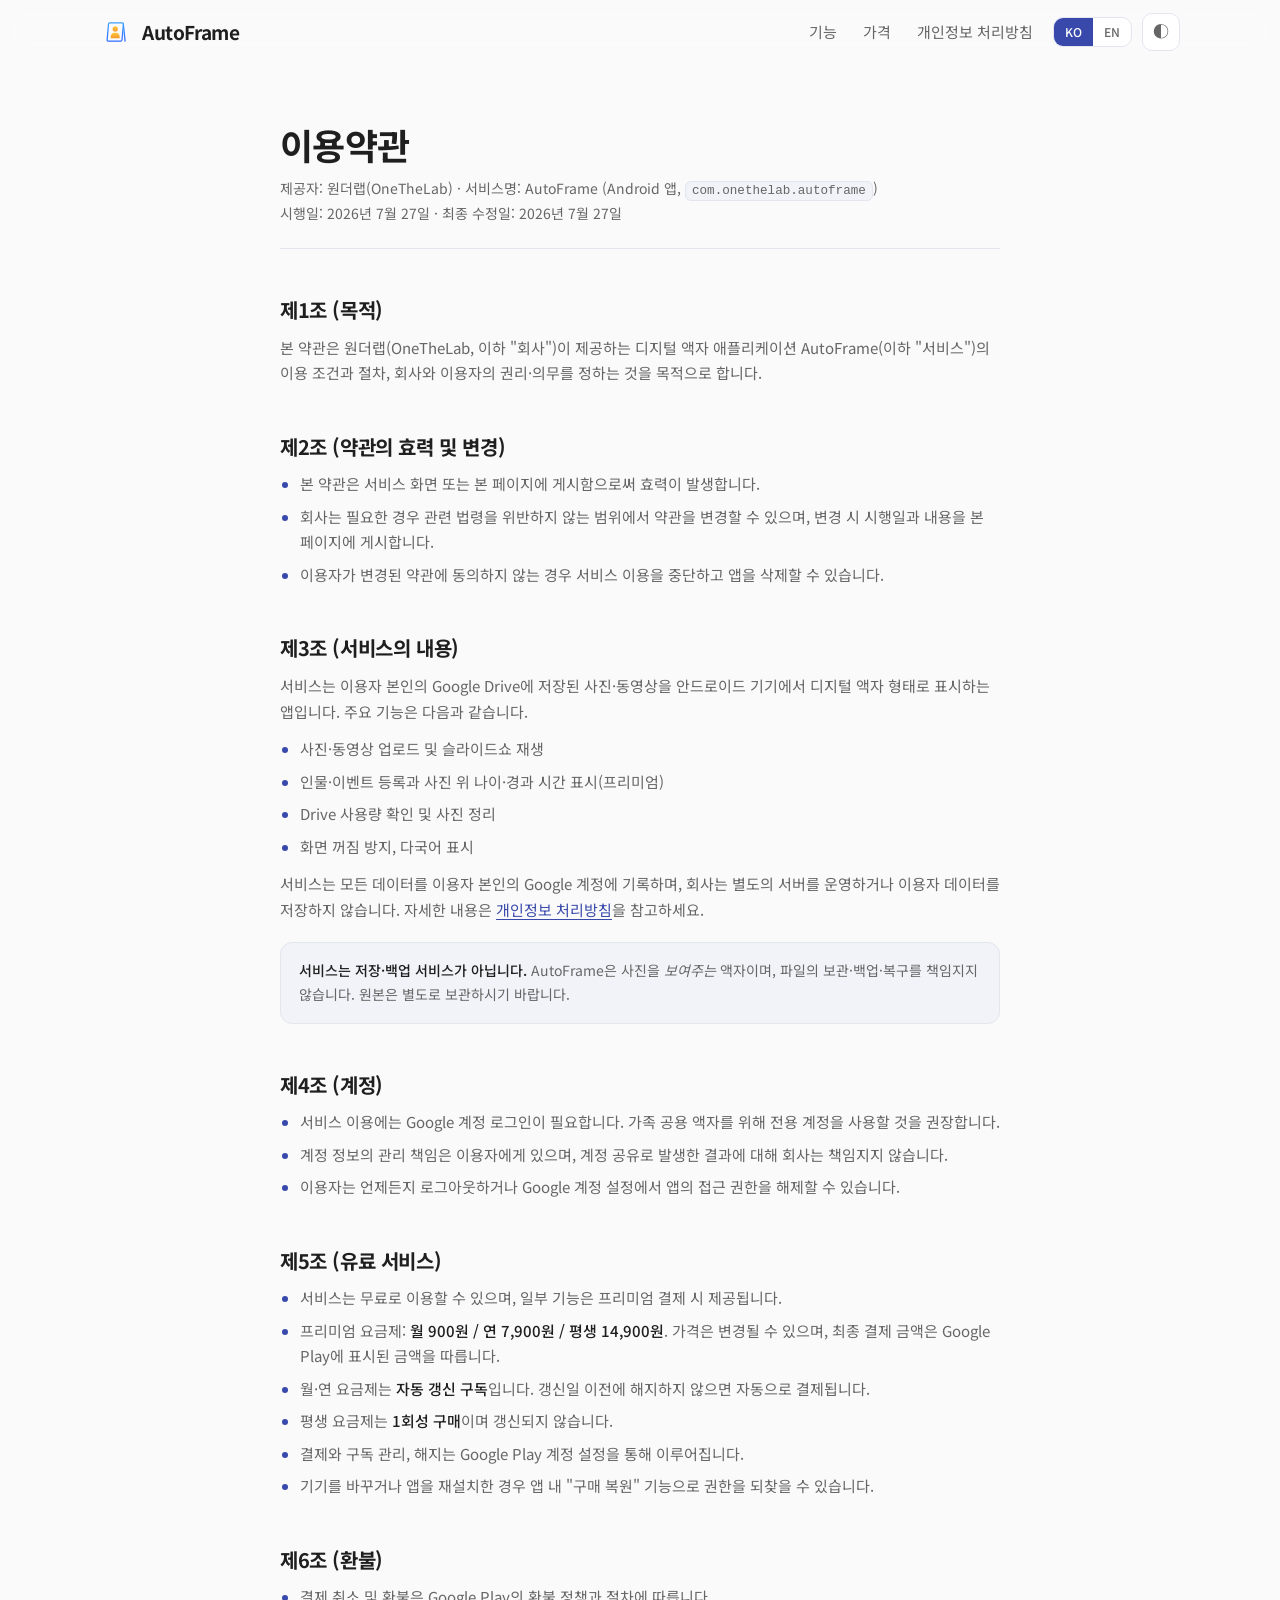
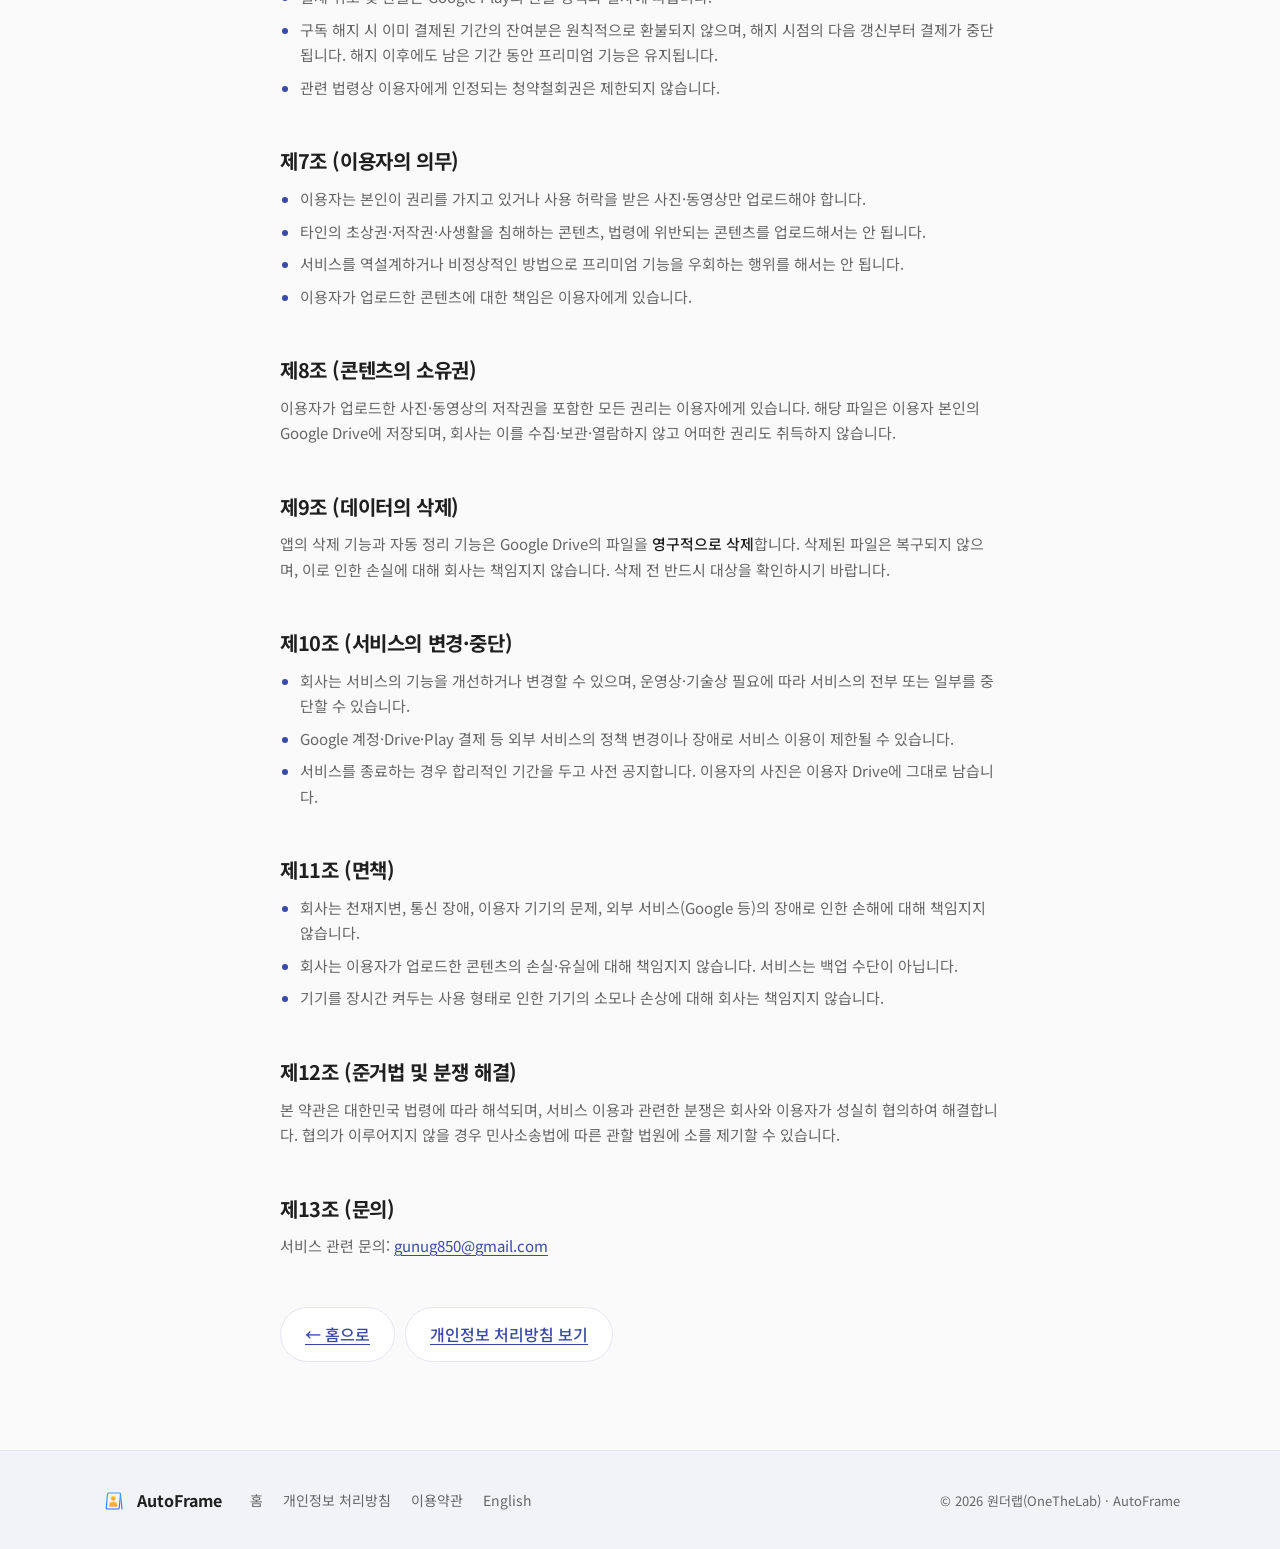
<file: ko/terms.html>
<!DOCTYPE html>
<html lang="ko">
<head>
<meta charset="UTF-8">
<meta name="viewport" content="width=device-width, initial-scale=1">
<title>이용약관 — AutoFrame</title>
<meta name="description" content="AutoFrame 앱 이용약관. 서비스 내용, 계정, 유료 서비스와 환불, 이용자 의무, 책임 범위 안내.">
<meta name="theme-color" content="#3949AB">
<meta name="robots" content="index, follow">
<link rel="icon" href="../assets/mark.svg" type="image/svg+xml">
<link rel="alternate" hreflang="ko" href="terms.html">
<link rel="alternate" hreflang="en" href="../terms.html">
<link rel="preconnect" href="https://fonts.googleapis.com">
<link rel="preconnect" href="https://fonts.gstatic.com" crossorigin>
<link href="https://fonts.googleapis.com/css2?family=Noto+Sans+KR:wght@400;500;700&display=swap" rel="stylesheet">
<link rel="stylesheet" href="../css/style.css">
</head>
<body>

<header class="nav" id="nav">
  <div class="wrap nav-inner">
    <a class="brand" href="index.html">
      <img src="../assets/mark.svg" alt="" width="32" height="32">
      <span>AutoFrame</span>
    </a>
    <nav class="nav-links">
      <a href="index.html#features">기능</a>
      <a href="index.html#pricing">가격</a>
      <a href="privacy.html">개인정보 처리방침</a>
    </nav>
    <div class="nav-actions">
      <div class="lang" role="group" aria-label="언어 선택">
        <a class="is-on" href="terms.html" aria-current="page" hreflang="ko">KO</a>
        <a href="../terms.html" hreflang="en">EN</a>
      </div>
      <button class="theme-toggle" id="themeToggle" type="button" aria-label="테마 전환">
        <span class="theme-icon" aria-hidden="true">◐</span>
      </button>
    </div>
  </div>
</header>

<main class="legal">
  <div class="wrap wrap-narrow">

    <div class="legal-head">
      <h1>이용약관</h1>
      <p class="legal-meta">제공자: 원더랩(OneTheLab) · 서비스명: AutoFrame (Android 앱, <code>com.onethelab.autoframe</code>)<br>
        시행일: 2026년 7월 27일 · 최종 수정일: 2026년 7월 27일</p>
    </div>

    <div class="legal-body">

      <h2 id="a1">제1조 (목적)</h2>
      <p>본 약관은 원더랩(OneTheLab, 이하 "회사")이 제공하는 디지털 액자 애플리케이션 AutoFrame(이하 "서비스")의
        이용 조건과 절차, 회사와 이용자의 권리·의무를 정하는 것을 목적으로 합니다.</p>

      <h2 id="a2">제2조 (약관의 효력 및 변경)</h2>
      <ul>
        <li>본 약관은 서비스 화면 또는 본 페이지에 게시함으로써 효력이 발생합니다.</li>
        <li>회사는 필요한 경우 관련 법령을 위반하지 않는 범위에서 약관을 변경할 수 있으며, 변경 시 시행일과 내용을 본 페이지에 게시합니다.</li>
        <li>이용자가 변경된 약관에 동의하지 않는 경우 서비스 이용을 중단하고 앱을 삭제할 수 있습니다.</li>
      </ul>

      <h2 id="a3">제3조 (서비스의 내용)</h2>
      <p>서비스는 이용자 본인의 Google Drive에 저장된 사진·동영상을 안드로이드 기기에서 디지털 액자 형태로 표시하는 앱입니다. 주요 기능은 다음과 같습니다.</p>
      <ul>
        <li>사진·동영상 업로드 및 슬라이드쇼 재생</li>
        <li>인물·이벤트 등록과 사진 위 나이·경과 시간 표시(프리미엄)</li>
        <li>Drive 사용량 확인 및 사진 정리</li>
        <li>화면 꺼짐 방지, 다국어 표시</li>
      </ul>
      <p>서비스는 모든 데이터를 이용자 본인의 Google 계정에 기록하며, 회사는 별도의 서버를 운영하거나
        이용자 데이터를 저장하지 않습니다. 자세한 내용은 <a href="privacy.html">개인정보 처리방침</a>을 참고하세요.</p>

      <div class="note">
        <strong>서비스는 저장·백업 서비스가 아닙니다.</strong> AutoFrame은 사진을 <em>보여주는</em> 액자이며,
        파일의 보관·백업·복구를 책임지지 않습니다. 원본은 별도로 보관하시기 바랍니다.
      </div>

      <h2 id="a4">제4조 (계정)</h2>
      <ul>
        <li>서비스 이용에는 Google 계정 로그인이 필요합니다. 가족 공용 액자를 위해 전용 계정을 사용할 것을 권장합니다.</li>
        <li>계정 정보의 관리 책임은 이용자에게 있으며, 계정 공유로 발생한 결과에 대해 회사는 책임지지 않습니다.</li>
        <li>이용자는 언제든지 로그아웃하거나 Google 계정 설정에서 앱의 접근 권한을 해제할 수 있습니다.</li>
      </ul>

      <h2 id="a5">제5조 (유료 서비스)</h2>
      <ul>
        <li>서비스는 무료로 이용할 수 있으며, 일부 기능은 프리미엄 결제 시 제공됩니다.</li>
        <li>프리미엄 요금제: <strong>월 900원 / 연 7,900원 / 평생 14,900원</strong>. 가격은 변경될 수 있으며, 최종 결제 금액은 Google Play에 표시된 금액을 따릅니다.</li>
        <li>월·연 요금제는 <strong>자동 갱신 구독</strong>입니다. 갱신일 이전에 해지하지 않으면 자동으로 결제됩니다.</li>
        <li>평생 요금제는 <strong>1회성 구매</strong>이며 갱신되지 않습니다.</li>
        <li>결제와 구독 관리, 해지는 Google Play 계정 설정을 통해 이루어집니다.</li>
        <li>기기를 바꾸거나 앱을 재설치한 경우 앱 내 "구매 복원" 기능으로 권한을 되찾을 수 있습니다.</li>
      </ul>

      <h2 id="a6">제6조 (환불)</h2>
      <ul>
        <li>결제 취소 및 환불은 Google Play의 환불 정책과 절차에 따릅니다.</li>
        <li>구독 해지 시 이미 결제된 기간의 잔여분은 원칙적으로 환불되지 않으며, 해지 시점의 다음 갱신부터 결제가 중단됩니다. 해지 이후에도 남은 기간 동안 프리미엄 기능은 유지됩니다.</li>
        <li>관련 법령상 이용자에게 인정되는 청약철회권은 제한되지 않습니다.</li>
      </ul>

      <h2 id="a7">제7조 (이용자의 의무)</h2>
      <ul>
        <li>이용자는 본인이 권리를 가지고 있거나 사용 허락을 받은 사진·동영상만 업로드해야 합니다.</li>
        <li>타인의 초상권·저작권·사생활을 침해하는 콘텐츠, 법령에 위반되는 콘텐츠를 업로드해서는 안 됩니다.</li>
        <li>서비스를 역설계하거나 비정상적인 방법으로 프리미엄 기능을 우회하는 행위를 해서는 안 됩니다.</li>
        <li>이용자가 업로드한 콘텐츠에 대한 책임은 이용자에게 있습니다.</li>
      </ul>

      <h2 id="a8">제8조 (콘텐츠의 소유권)</h2>
      <p>이용자가 업로드한 사진·동영상의 저작권을 포함한 모든 권리는 이용자에게 있습니다.
        해당 파일은 이용자 본인의 Google Drive에 저장되며, 회사는 이를 수집·보관·열람하지 않고 어떠한 권리도 취득하지 않습니다.</p>

      <h2 id="a9">제9조 (데이터의 삭제)</h2>
      <p>앱의 삭제 기능과 자동 정리 기능은 Google Drive의 파일을 <strong>영구적으로 삭제</strong>합니다.
        삭제된 파일은 복구되지 않으며, 이로 인한 손실에 대해 회사는 책임지지 않습니다. 삭제 전 반드시 대상을 확인하시기 바랍니다.</p>

      <h2 id="a10">제10조 (서비스의 변경·중단)</h2>
      <ul>
        <li>회사는 서비스의 기능을 개선하거나 변경할 수 있으며, 운영상·기술상 필요에 따라 서비스의 전부 또는 일부를 중단할 수 있습니다.</li>
        <li>Google 계정·Drive·Play 결제 등 외부 서비스의 정책 변경이나 장애로 서비스 이용이 제한될 수 있습니다.</li>
        <li>서비스를 종료하는 경우 합리적인 기간을 두고 사전 공지합니다. 이용자의 사진은 이용자 Drive에 그대로 남습니다.</li>
      </ul>

      <h2 id="a11">제11조 (면책)</h2>
      <ul>
        <li>회사는 천재지변, 통신 장애, 이용자 기기의 문제, 외부 서비스(Google 등)의 장애로 인한 손해에 대해 책임지지 않습니다.</li>
        <li>회사는 이용자가 업로드한 콘텐츠의 손실·유실에 대해 책임지지 않습니다. 서비스는 백업 수단이 아닙니다.</li>
        <li>기기를 장시간 켜두는 사용 형태로 인한 기기의 소모나 손상에 대해 회사는 책임지지 않습니다.</li>
      </ul>

      <h2 id="a12">제12조 (준거법 및 분쟁 해결)</h2>
      <p>본 약관은 대한민국 법령에 따라 해석되며, 서비스 이용과 관련한 분쟁은 회사와 이용자가 성실히 협의하여 해결합니다.
        협의가 이루어지지 않을 경우 민사소송법에 따른 관할 법원에 소를 제기할 수 있습니다.</p>

      <h2 id="a13">제13조 (문의)</h2>
      <p>서비스 관련 문의: <a href="mailto:gunug850@gmail.com">gunug850@gmail.com</a></p>

      <nav class="legal-nav">
        <a class="btn btn-ghost" href="index.html">← 홈으로</a>
        <a class="btn btn-ghost" href="privacy.html">개인정보 처리방침 보기</a>
      </nav>

    </div>
  </div>
</main>

<footer class="footer">
  <div class="wrap footer-inner">
    <div class="footer-brand">
      <img src="../assets/mark.svg" alt="" width="28" height="28">
      <span>AutoFrame</span>
    </div>
    <nav class="footer-links">
      <a href="index.html">홈</a>
      <a href="privacy.html">개인정보 처리방침</a>
      <a href="terms.html">이용약관</a>
      <a href="../terms.html" hreflang="en">English</a>
    </nav>
    <p class="copy">© <span id="year">2026</span> 원더랩(OneTheLab) · AutoFrame</p>
  </div>
</footer>

<script src="../js/main.js"></script>
</body>
</html>
</file>
<file: css/style.css>
/* AutoFrame landing — vanilla CSS */

:root {
  --brand: #3949AB;
  --brand-600: #303F9F;
  --brand-300: #7986CB;
  --accent: #F6B52D;
  --bg: #FAFAFA;
  --bg-alt: #F2F3F8;
  --surface: #FFFFFF;
  --line: #E4E6EF;
  --text: #1F1F1F;
  --text-2: #666666;
  --shadow: 0 1px 2px rgba(20, 22, 40, .06), 0 8px 24px rgba(20, 22, 40, .06);
  --shadow-lg: 0 2px 4px rgba(20, 22, 40, .08), 0 20px 48px rgba(20, 22, 40, .12);
  --r: 14px;
  --wrap: 1120px;
}

html[data-theme="dark"] {
  --brand: #7986CB;
  --brand-600: #9FA8DA;
  --brand-300: #5C6BC0;
  --accent: #FFC93D;
  --bg: #121212;
  --bg-alt: #171719;
  --surface: #1E1E1E;
  --line: #2E2E32;
  --text: #FFFFFF;
  --text-2: #B0B0B0;
  --shadow: 0 1px 2px rgba(0, 0, 0, .5), 0 8px 24px rgba(0, 0, 0, .35);
  --shadow-lg: 0 2px 6px rgba(0, 0, 0, .55), 0 24px 56px rgba(0, 0, 0, .45);
}

* { box-sizing: border-box; }

html { scroll-behavior: smooth; scroll-padding-top: 80px; }

body {
  margin: 0;
  font-family: "Noto Sans KR", "Google Sans", Inter, Roboto, -apple-system, "Segoe UI", sans-serif;
  color: var(--text);
  background: var(--bg);
  line-height: 1.7;
  -webkit-font-smoothing: antialiased;
  transition: background .25s ease, color .25s ease;
}

img { max-width: 100%; display: block; }
a { color: inherit; text-decoration: none; }

h1, h2, h3 { line-height: 1.28; letter-spacing: -.02em; margin: 0; font-weight: 700; }
p { margin: 0; }

.wrap { width: 100%; max-width: var(--wrap); margin: 0 auto; padding: 0 20px; }
.wrap-narrow { max-width: 760px; }

.skip {
  position: absolute; left: -9999px; top: 0;
  background: var(--brand); color: #fff; padding: 10px 16px; z-index: 100;
}
.skip:focus { left: 12px; top: 12px; border-radius: 8px; }

/* ---------- nav ---------- */
.nav {
  position: sticky; top: 0; z-index: 50;
  backdrop-filter: blur(12px);
  background: color-mix(in srgb, var(--bg) 82%, transparent);
  border-bottom: 1px solid transparent;
  transition: border-color .2s ease, box-shadow .2s ease;
}
.nav.is-stuck { border-bottom-color: var(--line); box-shadow: 0 1px 12px rgba(0, 0, 0, .05); }

.nav-inner { display: flex; align-items: center; gap: 20px; height: 64px; }

.brand { display: flex; align-items: center; gap: 10px; font-weight: 700; font-size: 19px; letter-spacing: -.02em; }
.brand img { border-radius: 7px; }

.nav-links { display: flex; gap: 26px; margin-left: auto; font-size: 15px; color: var(--text-2); }
.nav-links a { transition: color .15s ease; }
.nav-links a:hover { color: var(--text); }

.nav-actions { display: flex; align-items: center; gap: 10px; }

.lang {
  display: flex; align-items: center;
  border: 1px solid var(--line); border-radius: 10px; overflow: hidden;
  background: var(--surface); font-size: 12px; font-weight: 500;
}
.lang a {
  padding: 8px 11px; color: var(--text-2); line-height: 1;
  transition: color .15s ease, background .15s ease;
}
.lang a:hover { color: var(--text); }
.lang a.is-on { color: #fff; background: var(--brand); }
html[data-theme="dark"] .lang a.is-on { color: #10131f; }

.theme-toggle {
  width: 38px; height: 38px; border-radius: 10px;
  border: 1px solid var(--line); background: var(--surface); color: var(--text-2);
  font-size: 16px; cursor: pointer; line-height: 1;
  transition: color .15s ease, border-color .15s ease;
}
.theme-toggle:hover { color: var(--text); border-color: var(--brand); }

/* ---------- buttons ---------- */
.btn {
  display: inline-flex; align-items: center; justify-content: center;
  padding: 13px 24px; border-radius: 999px;
  font-size: 16px; font-weight: 500; white-space: nowrap;
  transition: transform .15s ease, box-shadow .2s ease, background .2s ease, border-color .2s ease;
}
.btn:active { transform: translateY(1px); }
.btn-sm { padding: 8px 18px; font-size: 14px; }
.btn-lg { padding: 16px 34px; font-size: 17px; }
.btn-block { width: 100%; margin-top: 18px; }

.btn-primary { background: var(--brand); color: #fff; box-shadow: 0 6px 18px color-mix(in srgb, var(--brand) 32%, transparent); }
.btn-primary:hover { background: var(--brand-600); box-shadow: 0 10px 26px color-mix(in srgb, var(--brand) 40%, transparent); }
html[data-theme="dark"] .btn-primary { color: #10131f; }

.btn-ghost { background: var(--surface); color: var(--text); border: 1px solid var(--line); }
.btn-ghost:hover { border-color: var(--brand); color: var(--brand); }

/* ---------- hero ---------- */
.hero { position: relative; padding: 72px 0 88px; overflow: hidden; }
.hero::before {
  content: ""; position: absolute; inset: -30% -20% auto -20%; height: 620px; z-index: -1;
  background:
    radial-gradient(48% 52% at 22% 30%, color-mix(in srgb, var(--brand) 20%, transparent), transparent 70%),
    radial-gradient(42% 46% at 82% 22%, color-mix(in srgb, var(--accent) 22%, transparent), transparent 70%);
  filter: blur(6px);
}

.hero-inner { display: grid; grid-template-columns: 1.05fr .95fr; gap: 56px; align-items: center; }

.eyebrow {
  display: inline-block; font-size: 13px; font-weight: 500; letter-spacing: .04em;
  color: var(--brand); background: color-mix(in srgb, var(--brand) 12%, transparent);
  padding: 6px 14px; border-radius: 999px; margin-bottom: 20px;
}

.hero h1 { font-size: clamp(34px, 5.4vw, 54px); }
.hero-tagline {
  margin-top: 10px; font-size: clamp(22px, 3.4vw, 34px);
  font-weight: 700; letter-spacing: -.02em; line-height: 1.25; color: var(--text);
}
.grad {
  background: linear-gradient(100deg, var(--brand), var(--accent));
  -webkit-background-clip: text; background-clip: text; color: transparent;
}

.grad-premium {
  background: linear-gradient(100deg, #A855F7, #F472B6 55%, #FB923C);
  -webkit-background-clip: text; background-clip: text; color: transparent;
}

.lead { margin-top: 20px; font-size: 17px; color: var(--text-2); max-width: 46ch; }

.cta-row { display: flex; flex-wrap: wrap; gap: 12px; margin-top: 32px; }

.hero-facts {
  display: flex; flex-wrap: wrap; gap: 8px 26px;
  list-style: none; margin: 32px 0 0; padding: 0;
  font-size: 14px; color: var(--text-2);
}
.hero-facts li::before { content: "✓"; color: var(--brand); margin-right: 7px; font-weight: 700; }

/* ---------- hero frame mock ---------- */
.hero-visual { display: flex; flex-direction: column; align-items: center; gap: 14px; }

.frame {
  width: 100%; max-width: 440px; aspect-ratio: 16 / 10;
  padding: 14px; border-radius: 18px;
  background: linear-gradient(160deg, #6b5442, #3d3028);
  box-shadow: var(--shadow-lg);
  transform: perspective(1200px) rotateY(-7deg) rotateX(2deg);
  transition: transform .5s cubic-bezier(.2, .7, .3, 1);
}
.frame:hover { transform: perspective(1200px) rotateY(0deg) rotateX(0deg); }

.frame-screen {
  position: relative; width: 100%; height: 100%;
  border-radius: 8px; overflow: hidden; background: #000;
}

.frame-caption { font-size: 12px; color: var(--text-2); }

.shot-img { width: 100%; height: 100%; object-fit: cover; display: block; }

/* wide screenshot card */
.shot { margin: 52px auto 0; max-width: 900px; }
.shot .shot-img {
  height: auto; border-radius: 14px; border: 1px solid var(--line);
  box-shadow: var(--shadow-lg);
}
.shot figcaption { margin-top: 14px; text-align: center; font-size: 14px; color: var(--text-2); }

/* ---------- trust strip ---------- */
.trust { padding: 0 0 16px; }
.trust-inner {
  display: flex; align-items: flex-start; gap: 14px;
  padding: 18px 22px; border-radius: var(--r);
  background: var(--surface); border: 1px solid var(--line);
}
.trust-ico {
  flex: none; width: 40px; height: 40px; border-radius: 12px;
  display: grid; place-items: center; color: var(--brand);
  background: color-mix(in srgb, var(--brand) 12%, transparent);
  border: 1px solid color-mix(in srgb, var(--brand) 28%, transparent);
  box-shadow: 0 6px 18px color-mix(in srgb, var(--brand) 22%, transparent);
}
.trust-ico .ic { width: 21px; height: 21px; }
.trust p { font-size: 15px; color: var(--text-2); }
.trust strong { color: var(--text); font-weight: 500; }
.trust a { color: var(--brand); text-decoration: underline; text-underline-offset: 3px; white-space: nowrap; }

/* ---------- sections ---------- */
.section { padding: 88px 0; }
.section-alt { background: var(--bg-alt); }
.section h2 { font-size: clamp(26px, 3.4vw, 36px); text-align: center; }
.section-lead { text-align: center; color: var(--text-2); margin-top: 12px; }
.section-note { text-align: center; color: var(--text-2); margin-top: 28px; font-size: 15px; }
.section-note a { color: var(--brand); text-decoration: underline; text-underline-offset: 3px; }

.grid {
  display: grid; grid-template-columns: repeat(auto-fit, minmax(250px, 1fr));
  gap: 18px; margin-top: 24px;
}

/* ---------- feature subsections ---------- */
.sub-head {
  display: flex; flex-wrap: wrap; justify-content: center; align-items: center;
  gap: 8px 12px; margin-top: 60px; text-align: center;
}
.sub-head-premium { margin-top: 88px; }
.sub-title { font-size: clamp(21px, 2.6vw, 27px); }
.sub-desc { width: 100%; font-size: 15px; color: var(--text-2); }

.chip {
  display: inline-flex; align-items: center; gap: 5px;
  font-size: 12px; font-weight: 500; letter-spacing: .02em;
  padding: 4px 12px; border-radius: 999px; line-height: 1.6;
}
.chip .ic { width: 13px; height: 13px; }
.chip-free {
  color: var(--brand); background: color-mix(in srgb, var(--brand) 13%, transparent);
  border: 1px solid color-mix(in srgb, var(--brand) 30%, transparent);
}
.chip-premium {
  color: #A855F7; background: color-mix(in srgb, #A855F7 12%, transparent);
  border: 1px solid color-mix(in srgb, #A855F7 45%, transparent);
  box-shadow: 0 0 18px color-mix(in srgb, #A855F7 22%, transparent);
}
html[data-theme="dark"] .chip-premium { color: #C084FC; }

.card h4 { font-size: 17px; font-weight: 700; letter-spacing: -.02em; line-height: 1.28; margin: 0; }

/* premium cards: circular icon, five across */
.grid-premium { grid-template-columns: repeat(5, 1fr); }
.card-premium { padding: 30px 22px; }
.card-premium .ico {
  width: 78px; height: 78px; border-radius: 50%;
  margin: 0 auto 22px;
}
.card-premium .ic { width: 34px; height: 34px; }

/* aurora glow behind the features section */
.section-aurora { position: relative; overflow: hidden; }
.section-aurora > * { position: relative; z-index: 1; }
.section-aurora::before {
  content: ""; position: absolute; inset: -10% -15%; z-index: 0; pointer-events: none;
  background:
    radial-gradient(38% 40% at 8% 12%, color-mix(in srgb, var(--accent) 16%, transparent), transparent 70%),
    radial-gradient(34% 38% at 92% 78%, color-mix(in srgb, var(--brand) 18%, transparent), transparent 70%);
}
html[data-theme="dark"] .section-aurora::before {
  background:
    radial-gradient(38% 40% at 8% 12%, color-mix(in srgb, var(--accent) 22%, transparent), transparent 70%),
    radial-gradient(36% 40% at 92% 78%, color-mix(in srgb, #8B5CF6 30%, transparent), transparent 70%);
}

.card {
  position: relative;
  --c: var(--brand);
  background:
    linear-gradient(180deg, color-mix(in srgb, var(--c) 7%, transparent), transparent 62%),
    var(--surface);
  border: 1px solid var(--line);
  border-radius: 20px; padding: 26px 24px;
  transition: transform .22s ease, box-shadow .25s ease, border-color .25s ease;
}
.card:hover {
  transform: translateY(-4px);
  border-color: color-mix(in srgb, var(--c) 45%, var(--line));
  box-shadow: 0 10px 34px color-mix(in srgb, var(--c) 20%, transparent), var(--shadow);
}
html[data-theme="dark"] .card {
  background:
    linear-gradient(180deg, color-mix(in srgb, var(--c) 12%, transparent), transparent 62%),
    rgba(255, 255, 255, .028);
  border-color: rgba(255, 255, 255, .09);
}
html[data-theme="dark"] .card:hover { box-shadow: 0 14px 44px color-mix(in srgb, var(--c) 26%, transparent); }

/* icon tile */
.card .ico {
  width: 54px; height: 54px; border-radius: 16px;
  display: grid; place-items: center; color: var(--c);
  background: color-mix(in srgb, var(--c) 13%, transparent);
  border: 1px solid color-mix(in srgb, var(--c) 32%, transparent);
  box-shadow: 0 0 0 5px color-mix(in srgb, var(--c) 6%, transparent),
              0 8px 22px color-mix(in srgb, var(--c) 26%, transparent);
  margin-bottom: 18px;
  transition: box-shadow .25s ease, transform .22s ease;
}
.card:hover .ico {
  transform: translateY(-1px);
  box-shadow: 0 0 0 6px color-mix(in srgb, var(--c) 10%, transparent),
              0 10px 28px color-mix(in srgb, var(--c) 42%, transparent);
}
.ic { width: 26px; height: 26px; display: block; }

.card h3 { font-size: 17px; }
.card p { margin-top: 8px; font-size: 15px; color: var(--text-2); }

/* "NEW" flag */
.flag {
  position: absolute; top: 16px; right: 16px;
  font-size: 11px; font-weight: 700; letter-spacing: .06em;
  padding: 3px 10px; border-radius: 999px; color: var(--c);
  background: color-mix(in srgb, var(--c) 14%, transparent);
  border: 1px solid color-mix(in srgb, var(--c) 40%, transparent);
}

/* ---------- steps ---------- */
.steps {
  list-style: none; margin: 48px 0 0; padding: 0;
  display: grid; grid-template-columns: repeat(auto-fit, minmax(260px, 1fr)); gap: 22px;
}
.step {
  background: var(--surface); border: 1px solid var(--line);
  border-radius: var(--r); padding: 28px 24px;
}
.step-no {
  display: inline-flex; align-items: center; justify-content: center;
  width: 34px; height: 34px; border-radius: 50%;
  background: var(--brand); color: #fff; font-weight: 700; font-size: 15px; margin-bottom: 14px;
}
html[data-theme="dark"] .step-no { color: #10131f; }
.step h3 { font-size: 17px; }
.step p { margin-top: 8px; font-size: 15px; color: var(--text-2); }

/* ---------- pricing ---------- */
.price-grid {
  display: grid; grid-template-columns: repeat(auto-fit, minmax(250px, 1fr));
  gap: 20px; margin-top: 48px; align-items: start;
}
.price {
  position: relative; background: var(--surface); border: 1px solid var(--line);
  border-radius: var(--r); padding: 30px 26px; text-align: center;
}
.price.is-best { border-color: var(--brand); box-shadow: var(--shadow); }
.badge {
  position: absolute; top: -12px; left: 50%; transform: translateX(-50%);
  background: var(--brand); color: #fff; font-size: 12px; font-weight: 500;
  padding: 4px 14px; border-radius: 999px; white-space: nowrap;
}
html[data-theme="dark"] .badge { color: #10131f; }
.price h3 { font-size: 15px; color: var(--text-2); font-weight: 500; }
.amount { font-size: 38px; font-weight: 700; letter-spacing: -.03em; margin-top: 6px; }
.amount span { font-size: 17px; font-weight: 500; margin-left: 3px; }
.per { font-size: 14px; color: var(--text-2); margin-top: 4px; }
.price-note { text-align: center; margin-top: 28px; font-size: 13px; color: var(--text-2); }

/* ---------- faq ---------- */
.faq { margin-top: 40px; display: flex; flex-direction: column; gap: 10px; }
.faq details {
  background: var(--surface); border: 1px solid var(--line);
  border-radius: 12px; padding: 4px 20px;
}
.faq summary {
  list-style: none; cursor: pointer; padding: 16px 28px 16px 0;
  font-weight: 500; position: relative;
}
.faq summary::-webkit-details-marker { display: none; }
.faq summary::after {
  content: "+"; position: absolute; right: 2px; top: 50%; transform: translateY(-50%);
  font-size: 20px; color: var(--text-2); transition: transform .2s ease;
}
.faq details[open] summary::after { content: "−"; }
.faq details p { padding-bottom: 18px; font-size: 15px; color: var(--text-2); }

/* ---------- cta ---------- */
.cta { padding: 96px 0; text-align: center; }
.cta-inner h2 { font-size: clamp(24px, 3.2vw, 34px); }
.cta-inner p { margin-top: 12px; color: var(--text-2); }
.cta-inner .btn { margin-top: 30px; }

/* ---------- footer ---------- */
.footer { border-top: 1px solid var(--line); padding: 36px 0; background: var(--bg-alt); }
.footer-inner { display: flex; flex-wrap: wrap; align-items: center; gap: 16px 28px; }
.footer-brand { display: flex; align-items: center; gap: 9px; font-weight: 700; }
.footer-links { display: flex; flex-wrap: wrap; gap: 20px; font-size: 14px; color: var(--text-2); }
.footer-links a:hover { color: var(--text); }
.copy { margin-left: auto; font-size: 13px; color: var(--text-2); }

/* ---------- legal pages ---------- */
.legal { padding: 56px 0 88px; }
.legal-head { padding-bottom: 22px; border-bottom: 1px solid var(--line); margin-bottom: 12px; }
.legal-head h1 { font-size: clamp(26px, 4vw, 36px); }
.legal-meta { margin-top: 10px; font-size: 14px; color: var(--text-2); }

.legal-body h2 {
  font-size: 20px; text-align: left; margin-top: 44px;
  padding-top: 4px; scroll-margin-top: 84px;
}
.legal-body h3 { font-size: 16px; margin-top: 24px; }
.legal-body p { margin-top: 12px; color: var(--text-2); font-size: 15px; }
.legal-body ul { margin: 12px 0 0; padding-left: 20px; color: var(--text-2); font-size: 15px; }
.legal-body li { margin-top: 7px; }
.legal-body li::marker { color: var(--brand); }
.legal-body strong { color: var(--text); font-weight: 500; }
.legal-body a { color: var(--brand); text-decoration: underline; text-underline-offset: 3px; }

.legal-body code, .legal-meta code, .card code, .section-note code, .trust code {
  font-family: ui-monospace, SFMono-Regular, Menlo, Consolas, monospace;
  font-size: .9em; padding: 2px 6px; border-radius: 6px;
  background: var(--bg-alt); border: 1px solid var(--line); word-break: break-all;
}

.legal-table { width: 100%; overflow-x: auto; margin-top: 16px; }
.legal-table table { width: 100%; border-collapse: collapse; font-size: 14px; min-width: 460px; }
.legal-table th, .legal-table td {
  text-align: left; padding: 11px 14px; border-bottom: 1px solid var(--line); vertical-align: top;
}
.legal-table th { font-weight: 500; color: var(--text); background: var(--bg-alt); }
.legal-table td { color: var(--text-2); }

.note {
  margin-top: 20px; padding: 16px 18px; border-radius: 12px;
  background: var(--bg-alt); border: 1px solid var(--line);
  font-size: 14px; color: var(--text-2);
}

.legal-nav { display: flex; flex-wrap: wrap; gap: 10px; margin-top: 48px; }

/* legal link buttons on the landing page footer */
.legal-links { display: flex; flex-wrap: wrap; gap: 10px; width: 100%; }
.btn-outline {
  padding: 9px 18px; font-size: 14px; border-radius: 999px;
  border: 1px solid var(--line); background: var(--surface); color: var(--text-2);
}
.btn-outline:hover { border-color: var(--brand); color: var(--brand); }

/* ---------- reveal ---------- */
/* .js is set by an inline script in <head>; without JS the content stays visible
   so crawlers and screenshot-based reviewers never see a blank page. */
.js .reveal { opacity: 0; transform: translateY(16px); transition: opacity .55s ease, transform .55s ease; }
.js .reveal.in { opacity: 1; transform: none; }

/* ---------- responsive ---------- */
@media (max-width: 1080px) {
  .grid-premium { grid-template-columns: repeat(3, 1fr); }
}

@media (max-width: 740px) {
  .grid-premium { grid-template-columns: repeat(2, 1fr); }
}

@media (max-width: 900px) {
  .hero-inner { grid-template-columns: 1fr; gap: 44px; }
  .hero { padding: 48px 0 64px; }
  .frame { transform: none; }
  .lead { max-width: none; }
  .nav-links { display: none; }
  .copy { margin-left: 0; width: 100%; }
}

@media (max-width: 480px) {
  .grid-premium { grid-template-columns: 1fr; }
  .section { padding: 64px 0; }
  .cta { padding: 72px 0; }
  .cta-row .btn { width: 100%; }
}

@media (prefers-reduced-motion: reduce) {
  * { animation: none !important; transition: none !important; }
  html { scroll-behavior: auto; }
  .js .reveal { opacity: 1; transform: none; }
}
</file>
